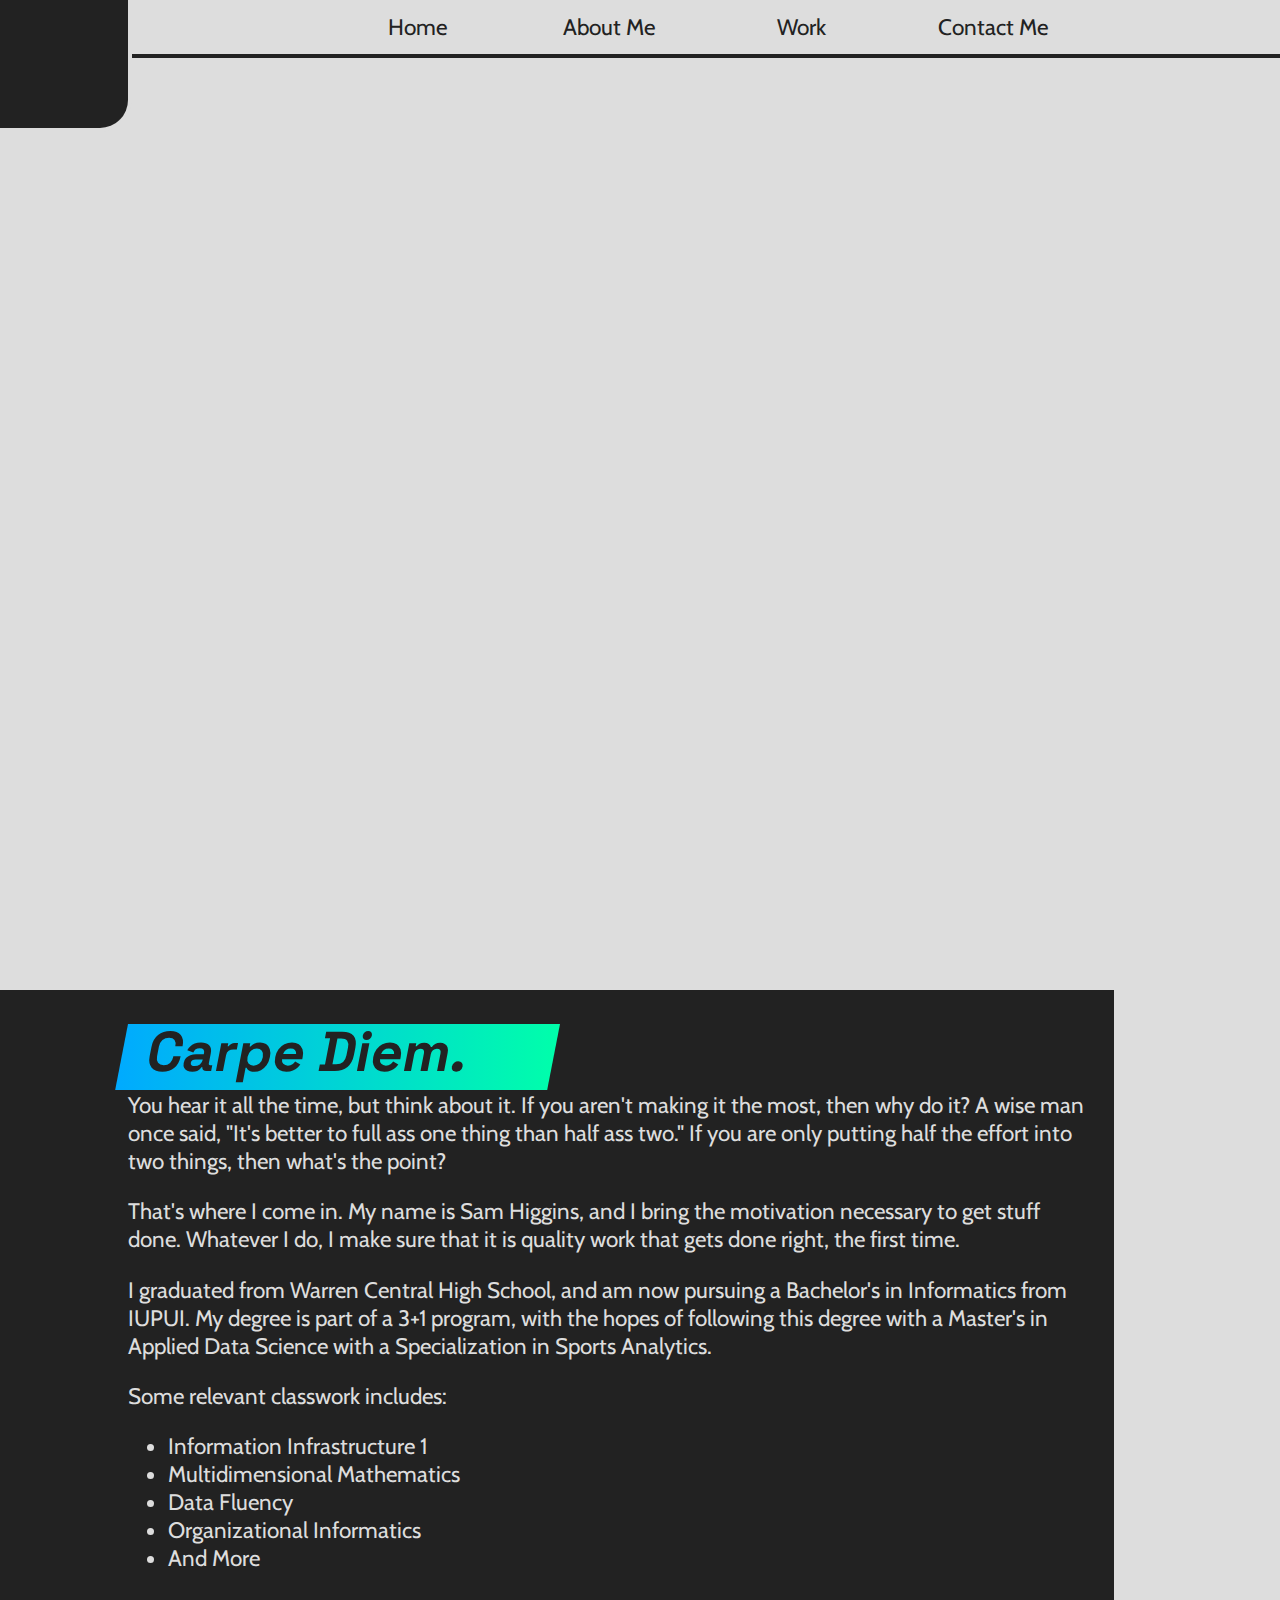
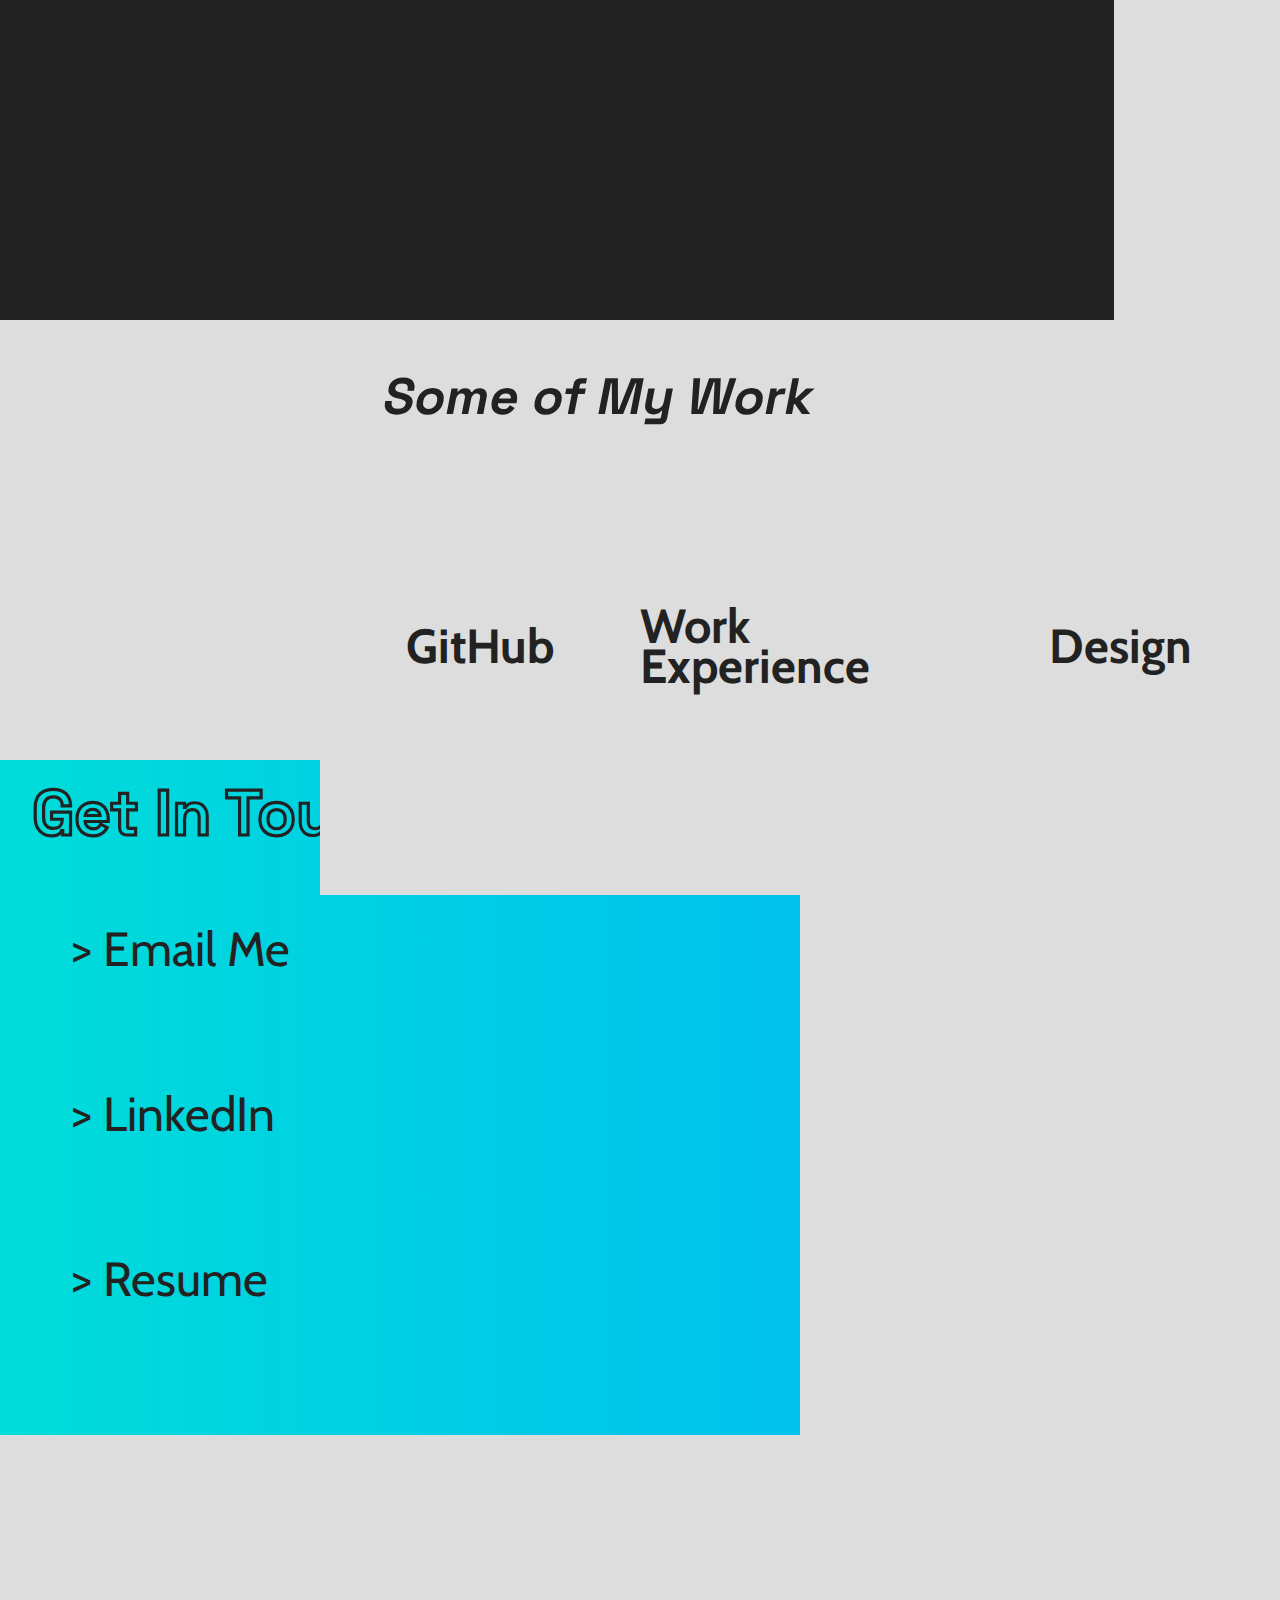
<file: index.html>
<!doctype html>
<html lang="en">
    <head>
        <title>Portfolio - Sam H</title>
        <meta name="description" content="Personal Portfolio for Sam Higgins">
        <meta name="keywords" content="portfolio">
        <link type="text/css" rel="stylesheet" href="css/home.css">
        <link type="text/css" rel="stylesheet" href="css/nav.css">

        <link rel="apple-touch-icon" sizes="180x180" href="faviconParts/apple-touch-icon.png">
        <link rel="icon" type="image/png" sizes="32x32" href="faviconParts/favicon-32x32.png">
        <link rel="icon" type="image/png" sizes="16x16" href="faviconParts/favicon-16x16.png">
        <link rel="manifest" href="faviconParts/site.webmanifest">
        <link rel="mask-icon" href="faviconParts/safari-pinned-tab.svg" color="#00aaff">
        <meta name="msapplication-TileColor" content="#222222">
        <meta name="theme-color" content="#ffffff">
    </head>

    <body>
        <!-- Inject nav bar -->
        <script src="js/navBar.js"></script>

        <div id="homeSection">
            <h1>SAM HIGGINS</h1>
        </div>
        
        <div id="aboutMe">
            <div id="aboutHead">
                <div id="aboutTitle">Carpe Diem.</div>
            </div>

            <div class="aboutSpace"></div>
            <p>You hear it all the time, but think about it. If you aren't making it the most, then why do it? A wise man once said, "It's better to full ass one thing than half ass two." If you are only putting half the effort into two things, then what's the point?</p>
            <p>That's where I come in. My name is Sam Higgins, and I bring the motivation necessary to get stuff done. Whatever I do, I make sure that it is quality work that gets done right, the first time.</p>
            <p>I graduated from Warren Central High School, and am now pursuing a Bachelor's in Informatics from IUPUI. My degree is part of a 3+1 program, with the hopes of following this degree with a Master's in Applied Data Science with a Specialization in Sports Analytics.</p>
            <p>Some relevant classwork includes: 
                <ul>
                    <li>Information Infrastructure 1</li>
                    <li>Multidimensional Mathematics</li>
                    <li>Data Fluency</li>
                    <li>Organizational Informatics</li>
                    <li>And More</li>
                </ul>
            </p>
        </div>

        <div id="work">
            <h2>Some of My Work</h2>
            <div id="workSecContainer">

                <a href="github.html">
                    <div class="workSec" id="github">
                        <h2>GitHub</h2>
                    </div>
                </a>
                
                <a href="workExp.html">
                    <div class="workSec" id="workExp">
                        <h2>Work Experience</h2>
                    </div>
                </a>

                <a href="design.html">
                    <div class="workSec" id="design">
                        <h2>Design</h2>
                    </div>
                </a>

            </div>
            
        </div>

        <div id="contactMe">
            <h2>Get In Touch</h2>
            <ul id="contactButtonList">
                <li><a href="mailto:samhiggins113@gmail.com">
                    > Email Me
                </a></li>

                <li><a href="https://www.linkedin.com/in/samuel-higgins-121624216" target="_blank">
                    > LinkedIn
                </a></li>

                <li><a href="files/Resume.pdf" target="_blank">
                    > Resume
                </a></li>
            </ul>
        </div>

        <footer>
            <a href="index.html#home"></a>
        </footer>

    </body>
</html>
</file>
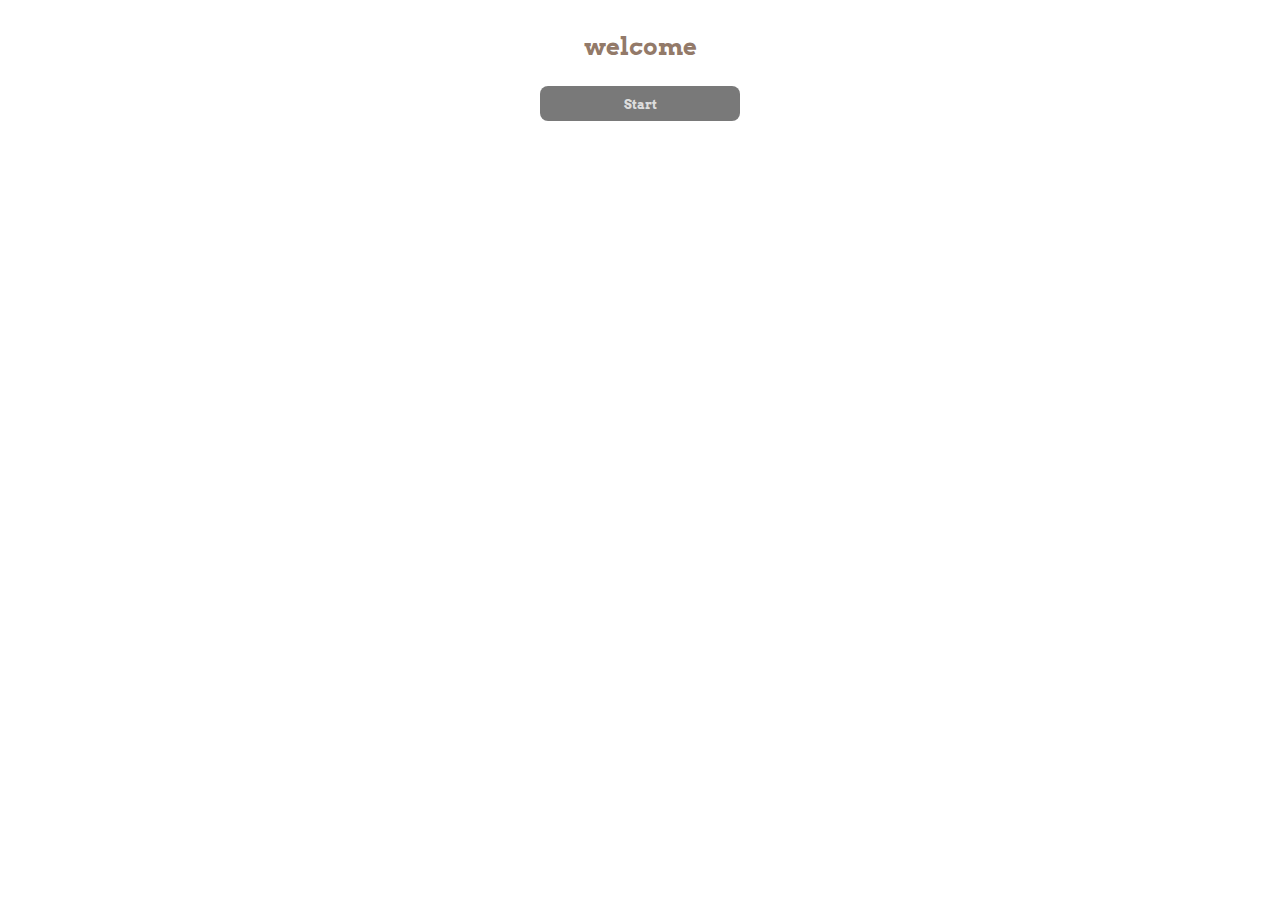
<file: oldSite/index.html>
<!DOCTYPE html>
<html>
	<head>
		<title>My Website</title>
		<link type="text/css" rel="stylesheet" href="css/opening-stylesheet.css">
		<link rel="icon" href="favicon.ico">
	</head>
	<body>
		<div class="startSpace"><h3>welcome</h3></div>
		<div><button><a href="home.html">Start</a></button><div>
	</body>
</html>
</file>
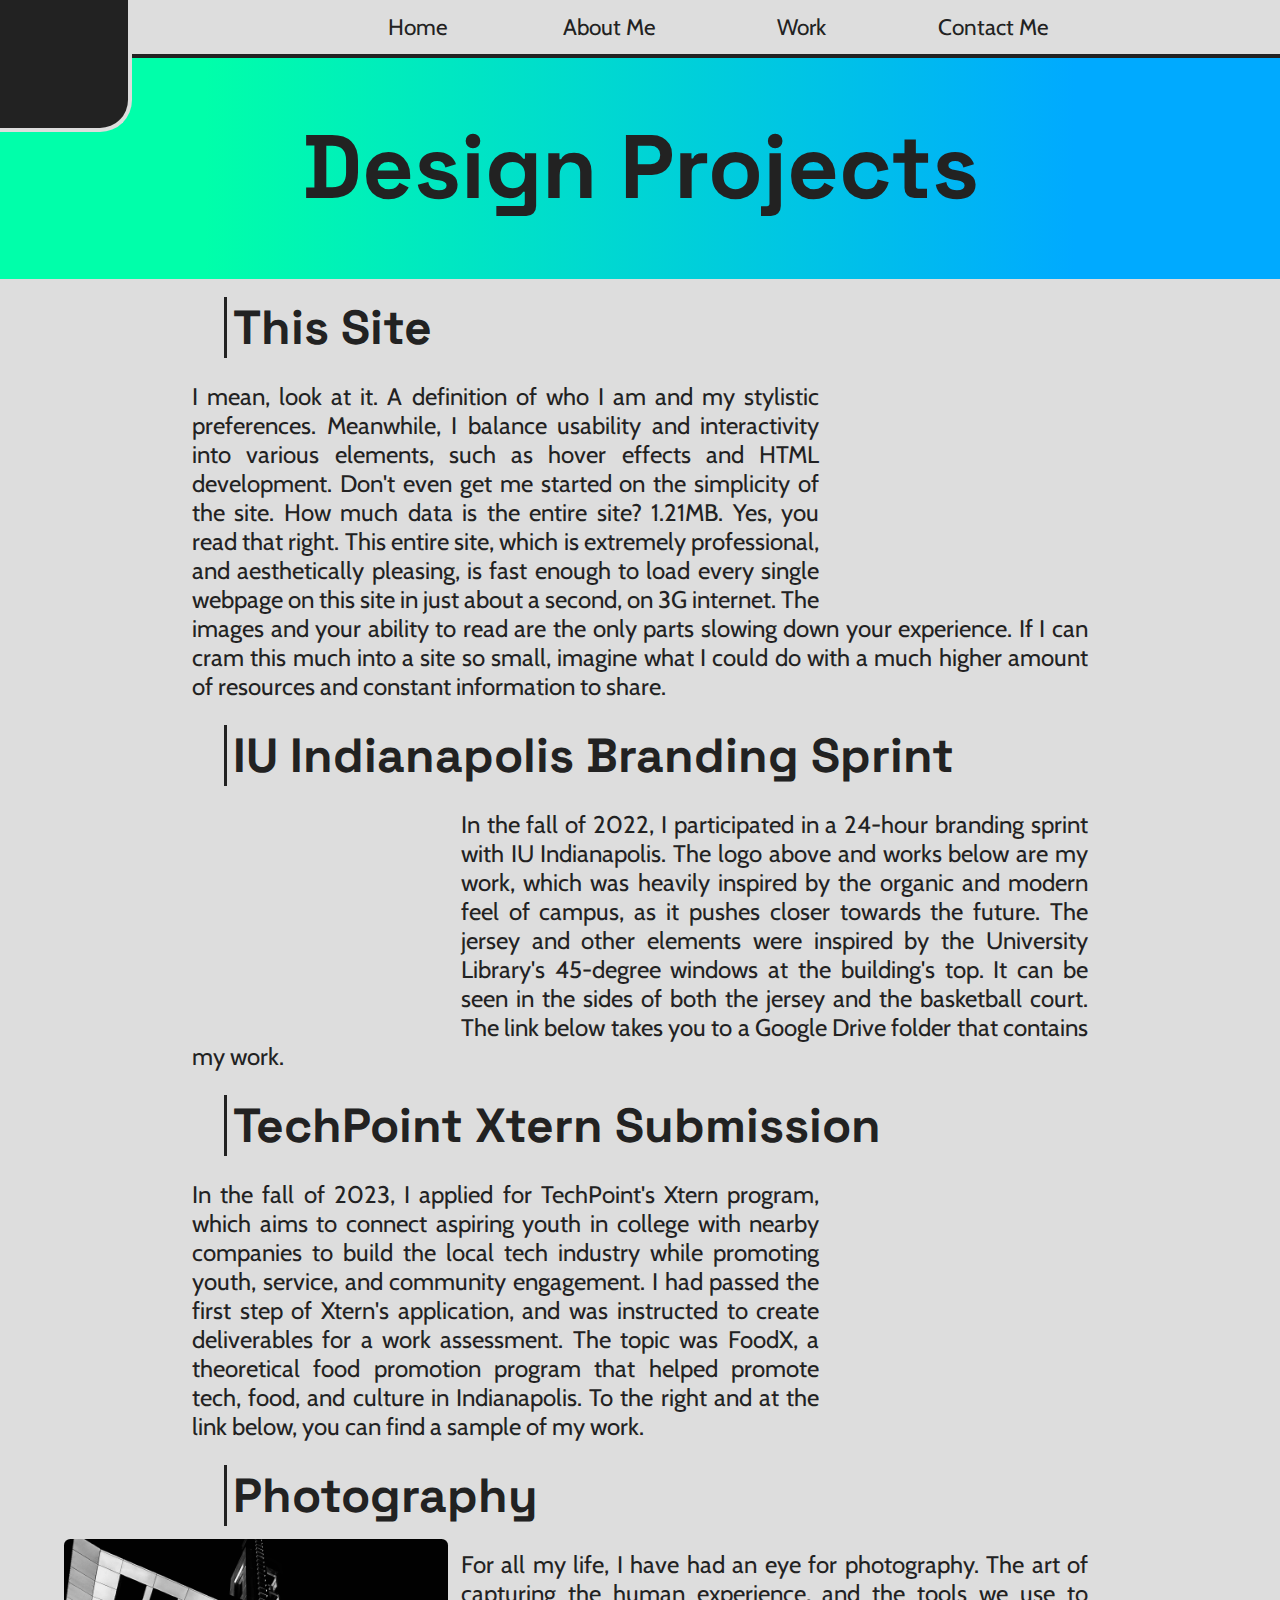
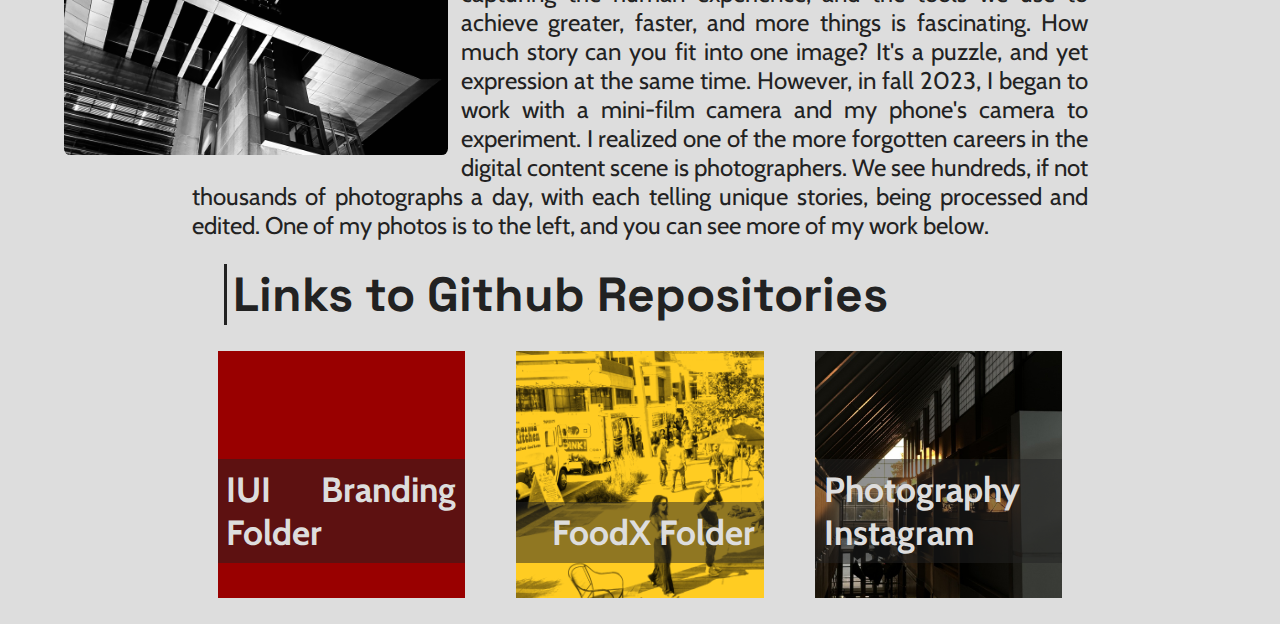
<file: design.html>
<!doctype html>
<html lang="en">
    <head>
        <title>Designs - Sam H</title>
        <meta name="description" content="Personal Portfolio for Sam Higgins - Template Site">
        <meta name="keywords" content="portfolio">
        <link type="text/css" rel="stylesheet" href="css/template.css">
        <link type="text/css" rel="stylesheet" href="css/nav.css">

        <link rel="apple-touch-icon" sizes="180x180" href="faviconParts/apple-touch-icon.png">
        <link rel="icon" type="image/png" sizes="32x32" href="faviconParts/favicon-32x32.png">
        <link rel="icon" type="image/png" sizes="16x16" href="faviconParts/favicon-16x16.png">
        <link rel="manifest" href="faviconParts/site.webmanifest">
        <link rel="mask-icon" href="faviconParts/safari-pinned-tab.svg" color="#00aaff">
        <meta name="msapplication-TileColor" content="#222222">
        <meta name="theme-color" content="#ffffff">
    </head>

    <body>
        <script src="js/navBar.js"></script>

        <div id="headerSection">Design Projects</div>
        
        <div id="bodyOfText">
            <p class="bodySubtitle">This Site</p>
            <div alt="An image of the home page of the site." title="The Site's Home Page" class="wrapImg wrapImgRight" style="background-image: url(https://i.postimg.cc/4yvkB1WD/portfolio-Home.png);"></div>
            <p>I mean, look at it. A definition of who I am and my stylistic preferences. Meanwhile, I balance usability and interactivity into various elements, such as hover effects and HTML development. Don't even get me started on the simplicity of the site. How much data is the entire site? 1.21MB. Yes, you read that right. This entire site, which is extremely professional, and aesthetically pleasing, is fast enough to load every single webpage on this site in just about a second, on 3G internet. The images and your ability to read are the only parts slowing down your experience. If I can cram this much into a site so small, imagine what I could do with a much higher amount of resources and constant information to share.</p>
            
            <p class="bodySubtitle">IU Indianapolis Branding Sprint</p>
            <div alt="A logo Sam designed for IUPUI's athletics transition to IU Indianapolis." title="A logo I proposed for IU Indianapolis and it's athletics program." class="wrapImg wrapImgLeft" style="background-image: url(https://i.postimg.cc/htrY4m4X/IUI-Logo.png);"></div>
            <p>In the fall of 2022, I participated in a 24-hour branding sprint with IU Indianapolis. The logo above and works below are my work, which was heavily inspired by the organic and modern feel of campus, as it pushes closer towards the future. The jersey and other elements were inspired by the University Library's 45-degree windows at the building's top. It can be seen in the sides of both the jersey and the basketball court. The link below takes you to a Google Drive folder that contains my work.</p>
            
            <p class="bodySubtitle">TechPoint Xtern Submission</p>
            <div alt="A logo Sam designed for TechPoint's theoretical FoodX program." title="A logo I designed for TechPoint's theoretical FoodX program." class="wrapImg wrapImgRight" style="background-image: url(https://i.postimg.cc/B6MSXNxt/Food-X-Logo.png);"></div>
            <p>In the fall of 2023, I applied for TechPoint's Xtern program, which aims to connect aspiring youth in college with nearby companies to build the local tech industry while promoting youth, service, and community engagement. I had passed the first step of Xtern's application, and was instructed to create deliverables for a work assessment. The topic was FoodX, a theoretical food promotion program that helped promote tech, food, and culture in Indianapolis. To the right and at the link below, you can find a sample of my work.</p>
        
            <p class="bodySubtitle">Photography</p>
            <div alt="A picture Sam took of IUPUI's Campus Center, at night." title="A picture I took of IUPUI's Campus Center, at night." class="wrapImg wrapImgLeft" style="background-image: url(files/campusCenter.jpg);"></div>
            <p>For all my life, I have had an eye for photography. The art of capturing the human experience, and the tools we use to achieve greater, faster, and more things is fascinating. How much story can you fit into one image? It's a puzzle, and yet expression at the same time. However, in fall 2023, I began to work with a mini-film camera and my phone's camera to experiment. I realized one of the more forgotten careers in the digital content scene is photographers. We see hundreds, if not thousands of photographs a day, with each telling unique stories, being processed and edited. One of my photos is to the left, and you can see more of my work below.</p>

            <p class="bodySubtitle">Links to Github Repositories</p>
            <div id="endingCarousel">
                <a href="https://drive.google.com/drive/folders/1Z_gqHVIR5TT0oZsmriXSQvLsBYKKbmXi?usp=sharing"  target="_blank"  class="endCarPart underlineLink" style="background-color: #900;">
                    <h3>IUI Branding Folder</h3>
                </a>
                
                <a href="https://drive.google.com/drive/folders/1qO0ldXzC4M3U8tGdD9ALZeFem8PgSRED?usp=sharing"  class="endCarPart underlineLink" style="background-image: url(files/foodXBackground.png);" target="_blank">
                    <h3>FoodX Folder</h3>
                </a>

                <a href="https://www.instagram.com/samhigphotos/"  class="endCarPart underlineLink" style="background-image: url(files/Herron.jpg);" target="_blank">
                    <h3>Photography Instagram</h3>
                </a>
            </div>
        </div>

        <footer>
            <a href="index.html#home"></a>
        </footer>

    </body>
</html>
</file>
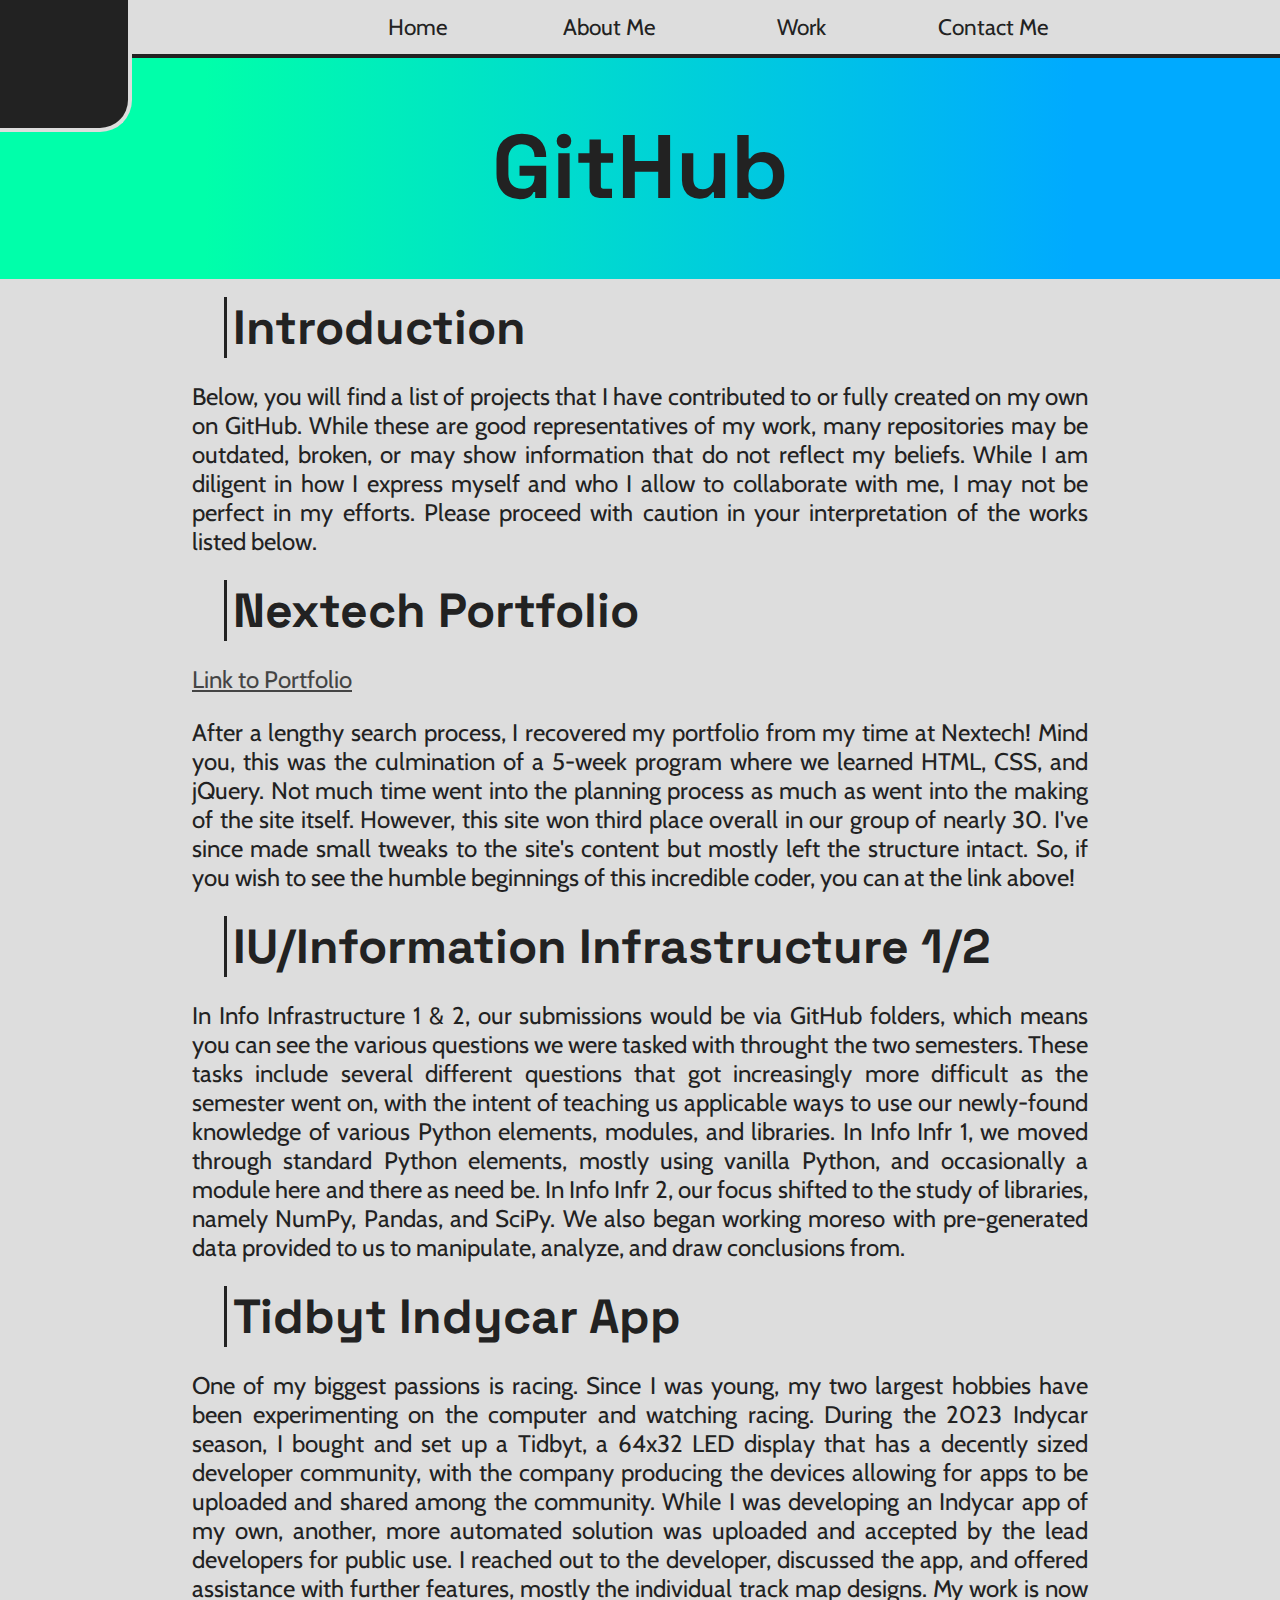
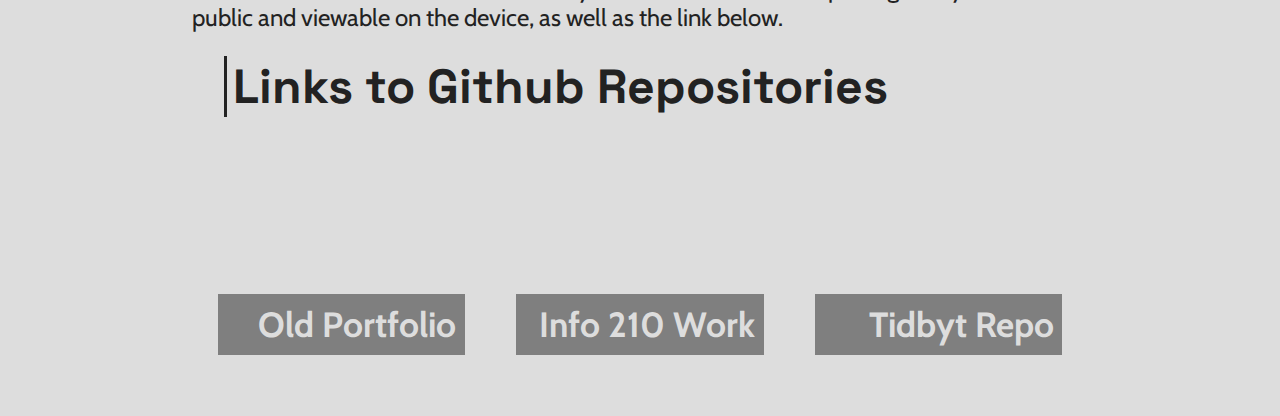
<file: github.html>
<!doctype html>
<html lang="en">
    <head>
        <title>GitHub - Sam H</title>
        <meta name="description" content="Personal Portfolio for Sam Higgins - Template Site">
        <meta name="keywords" content="portfolio">
        <link type="text/css" rel="stylesheet" href="css/template.css">
        <link type="text/css" rel="stylesheet" href="css/nav.css">

        <link rel="apple-touch-icon" sizes="180x180" href="faviconParts/apple-touch-icon.png">
        <link rel="icon" type="image/png" sizes="32x32" href="faviconParts/favicon-32x32.png">
        <link rel="icon" type="image/png" sizes="16x16" href="faviconParts/favicon-16x16.png">
        <link rel="manifest" href="faviconParts/site.webmanifest">
        <link rel="mask-icon" href="faviconParts/safari-pinned-tab.svg" color="#00aaff">
        <meta name="msapplication-TileColor" content="#222222">
        <meta name="theme-color" content="#ffffff">
    </head>

    <body>
        <script src="js/navBar.js"></script>

        <div id="headerSection">GitHub</div>
        
        <div id="bodyOfText">
            <p class="bodySubtitle">Introduction</p>
            <p class="textOnlySec">Below, you will find a list of projects that I have contributed to or fully created on my own on GitHub. While these are good representatives of my work, many repositories may be outdated, broken, or may show information that do not reflect my beliefs. While I am diligent in how I express myself and who I allow to collaborate with me, I may not be perfect in my efforts. Please proceed with caution in your interpretation of the works listed below.</p>
            
            <p class="bodySubtitle">Nextech Portfolio</p>
            <p class="textOnlySec linkText"><a href="oldSite/index.html" target="_blank">Link to Portfolio</a></p>
            <p class="textOnlySec">After a lengthy search process, I recovered my portfolio from my time at Nextech! Mind you, this was the culmination of a 5-week program where we learned HTML, CSS, and jQuery. Not much time went into the planning process as much as went into the making of the site itself. However, this site won third place overall in our group of nearly 30. I've since made small tweaks to the site's content but mostly left the structure intact. So, if you wish to see the humble beginnings of this incredible coder, you can at the link above!</p>
            
            <p class="bodySubtitle">IU/Information Infrastructure 1/2</p>
            <p class="textOnlySec">In Info Infrastructure 1 & 2, our submissions would be via GitHub folders, which means you can see the various questions we were tasked with throught the two semesters. These tasks include several different questions that got increasingly more difficult as the semester went on, with the intent of teaching us applicable ways to use our newly-found knowledge of various Python elements, modules, and libraries. In Info Infr 1, we moved through standard Python elements, mostly using vanilla Python, and occasionally a module here and there as need be. In Info Infr 2, our focus shifted to the study of libraries, namely NumPy, Pandas, and SciPy. We also began working moreso with pre-generated data provided to us to manipulate, analyze, and draw conclusions from.</p>
            
            <p class="bodySubtitle">Tidbyt Indycar App</p>
            <p class="textOnlySec">One of my biggest passions is racing. Since I was young, my two largest hobbies have been experimenting on the computer and watching racing. During the 2023 Indycar season, I bought and set up a Tidbyt, a 64x32 LED display that has a decently sized developer community, with the company producing the devices allowing for apps to be uploaded and shared among the community. While I was developing an Indycar app of my own, another, more automated solution was uploaded and accepted by the lead developers for public use. I reached out to the developer, discussed the app, and offered assistance with further features, mostly the individual track map designs. My work is now public and viewable on the device, as well as the link below.</p>

            <p class="bodySubtitle">Links to Github Repositories</p>
            <div id="endingCarousel">
                <a href="https://github.com/samhi113/WebsitePortfolio/tree/master/oldSite"  target="_blank"  class="endCarPart underlineLink" style="background-image: url(https://picsum.photos/1080/1080);">
                    <h3>Old Portfolio</h3>
                </a>
                
                <a href="https://github.com/samhi113/INFOB210"  class="endCarPart underlineLink" style="background-image: url(https://picsum.photos/1080/1080);" target="_blank">
                    <h3>Info 210 Work</h3>
                </a>

                <a href="https://github.com/samhi113/tidbyt-community"  class="endCarPart underlineLink" style="background-image: url(https://picsum.photos/1080/1080);" target="_blank">
                    <h3>Tidbyt Repo</h3>
                </a>
            </div>
        </div>

        <footer>
            <a href="index.html#home"></a>
        </footer>

    </body>
</html>
</file>
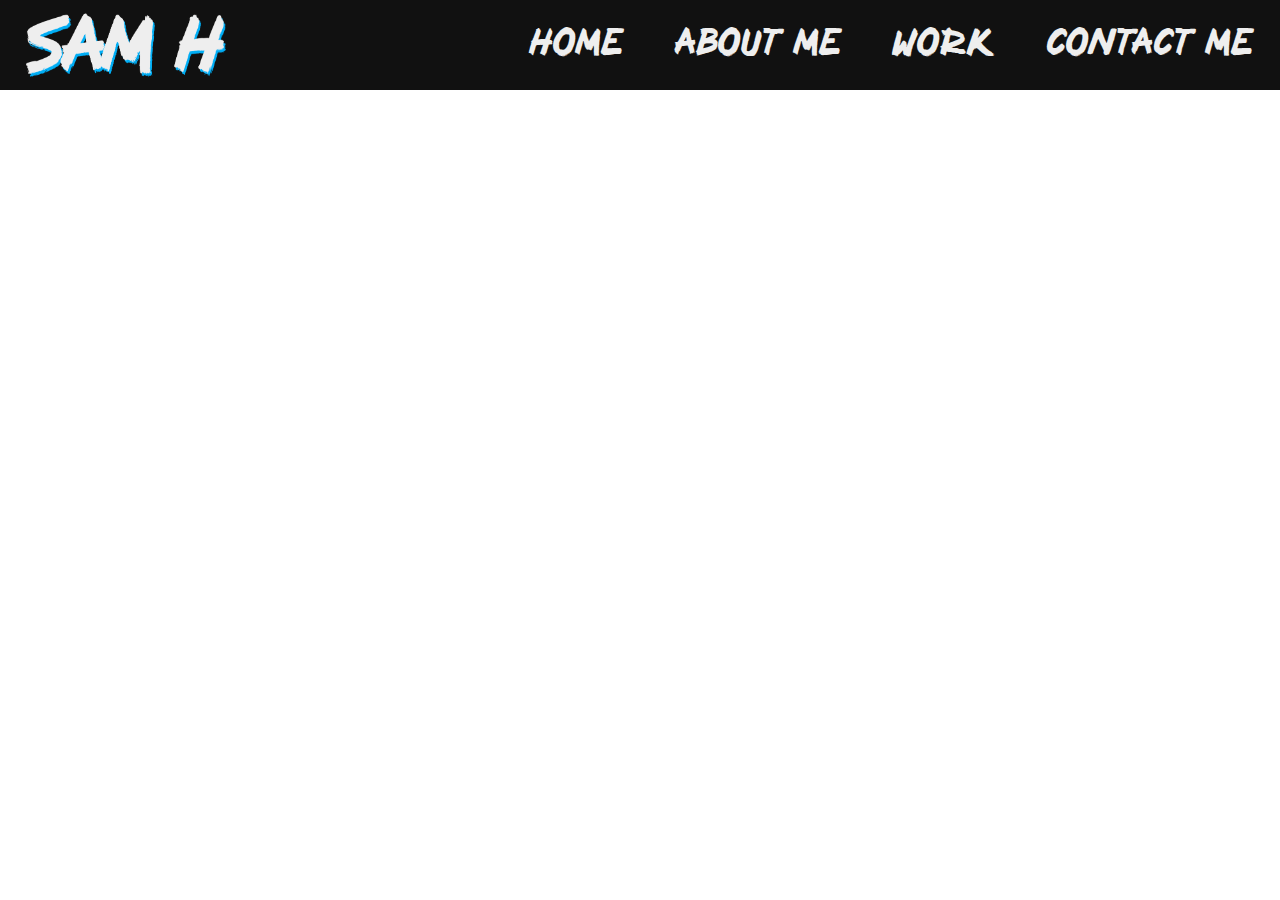
<file: sprayPaint.html>
<!doctype html>
<html lang="en">
    <head>
        <title>Portfolio - Sam H</title>
        <meta name="description" content="Personal Portfolio for Sam Higgins">
        <meta name="keywords" content="portfolio">
        <link type="text/css" rel="stylesheet" href="css/sprayHome.css">
        <link type="text/css" rel="stylesheet" href="css/sprayNav.css">

        <link rel="apple-touch-icon" sizes="180x180" href="faviconParts/apple-touch-icon.png">
        <link rel="icon" type="image/png" sizes="32x32" href="faviconParts/favicon-32x32.png">
        <link rel="icon" type="image/png" sizes="16x16" href="faviconParts/favicon-16x16.png">
        <link rel="manifest" href="faviconParts/site.webmanifest">
        <link rel="mask-icon" href="faviconParts/safari-pinned-tab.svg" color="#00aaff">
        <meta name="msapplication-TileColor" content="#222222">
        <meta name="theme-color" content="#ffffff">
    </head>

    <body>
        <nav>
            <img src="css/img/sprayLogo.png" alt="Sam H Logo" id="siteLogo">
            <div>
              <div id="homeNav">Home</div>
              <div id="aboutMeNav">About Me</div>
              <div id="workNav">Work</div>
              <div id="contactMeNav">Contact Me</div>
            </div>
        </nav>
    </body>
</html>
</file>
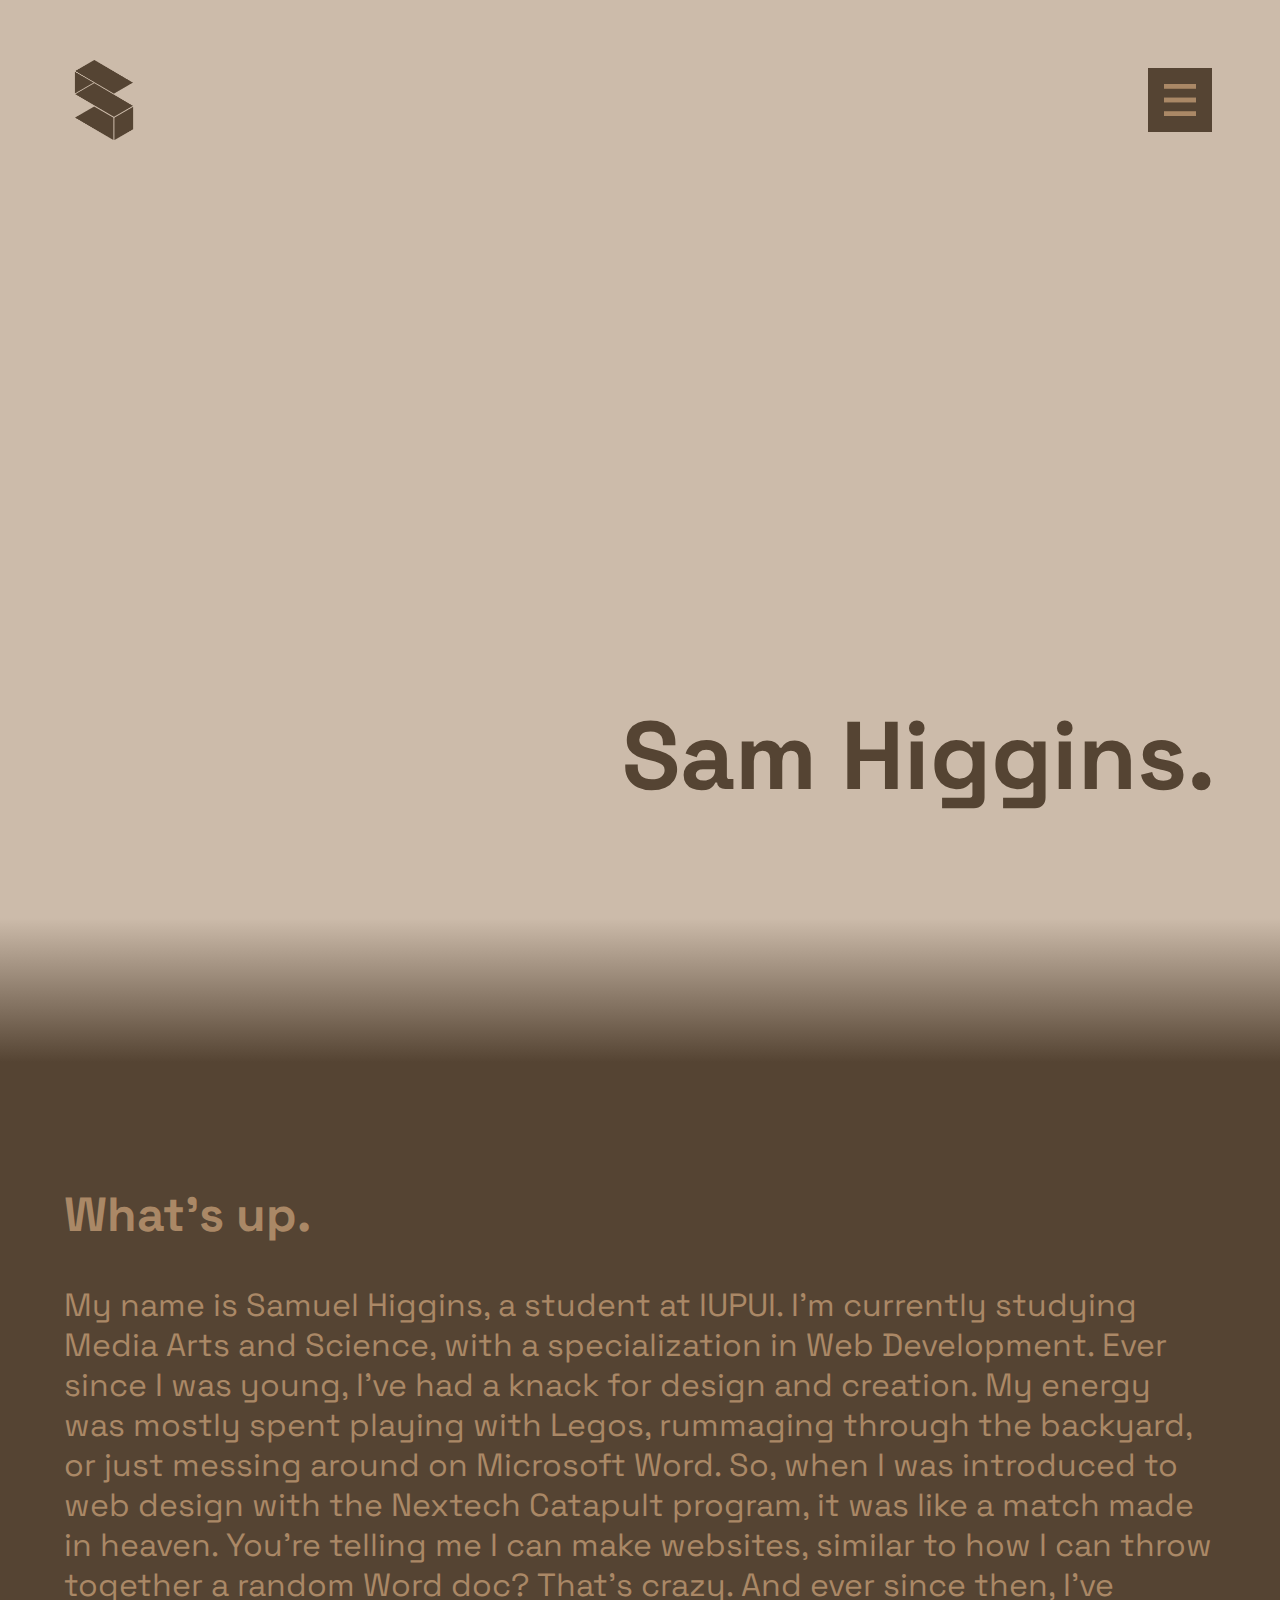
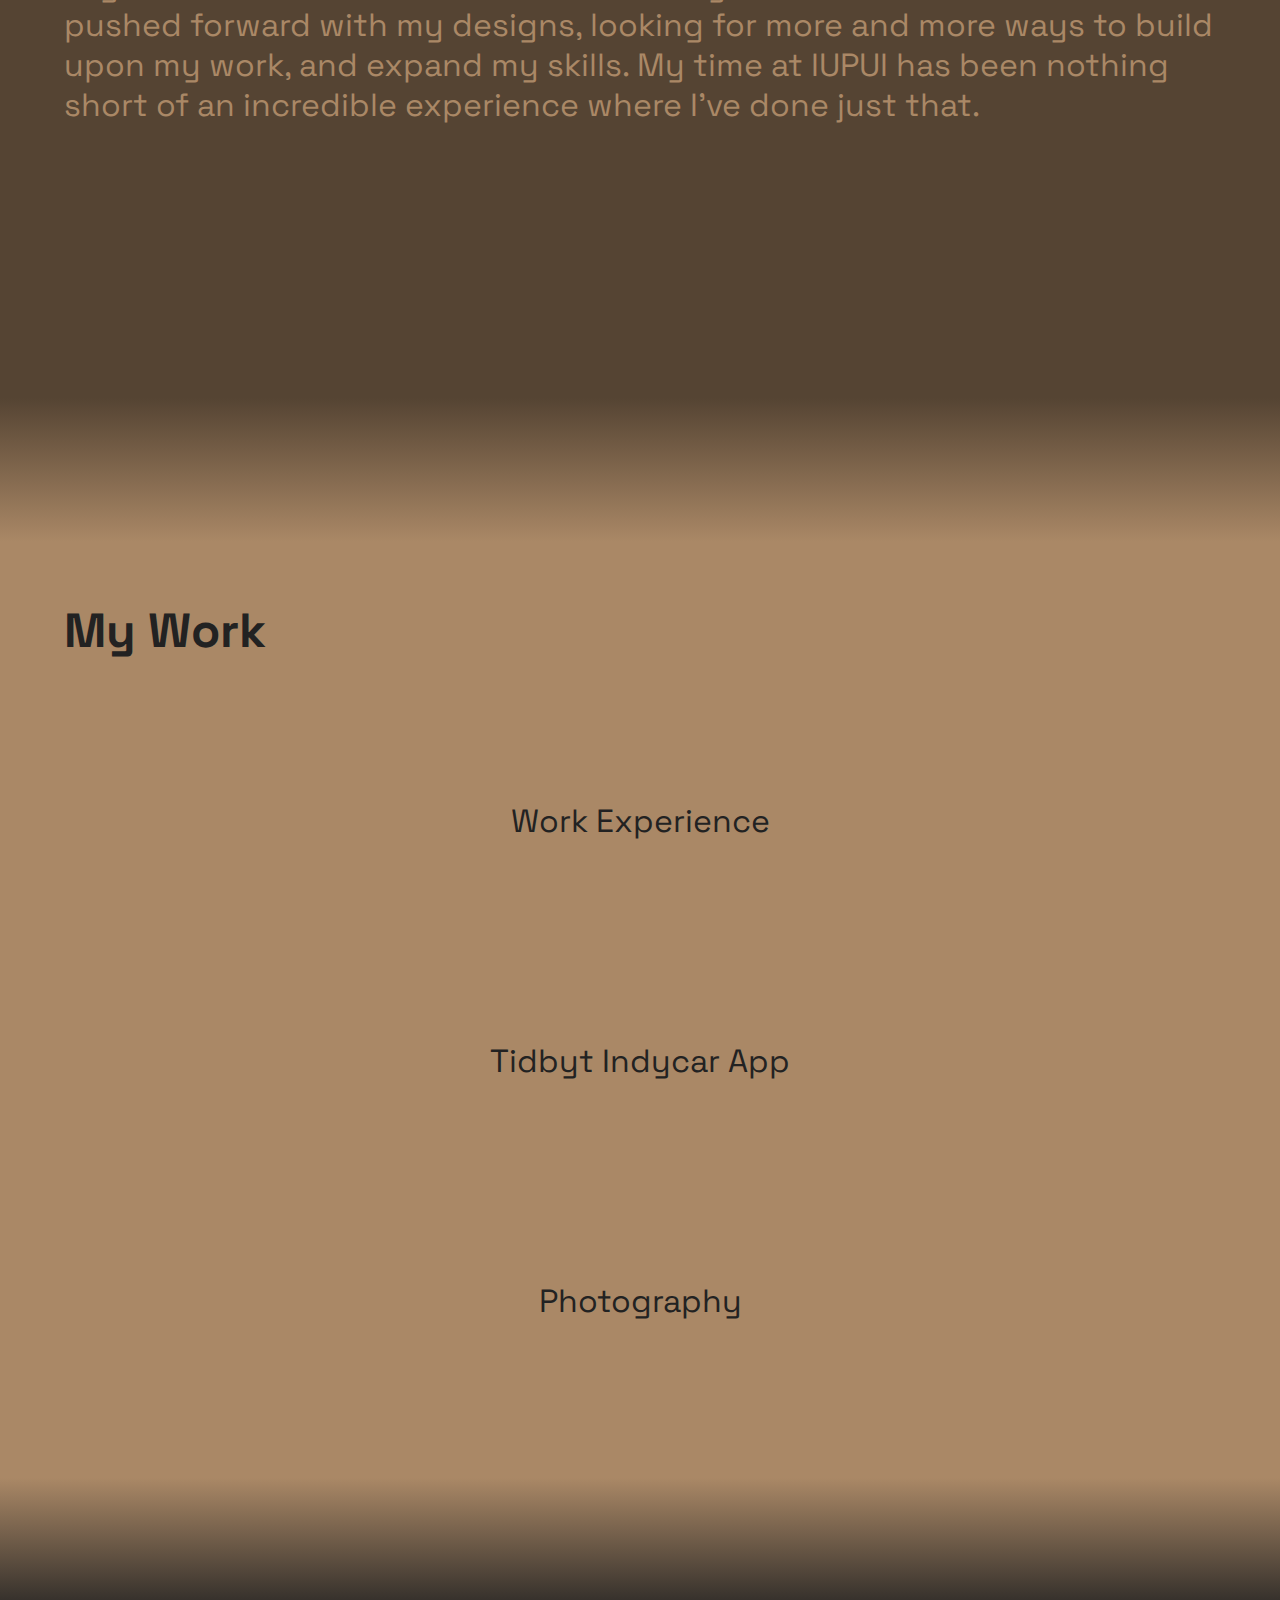
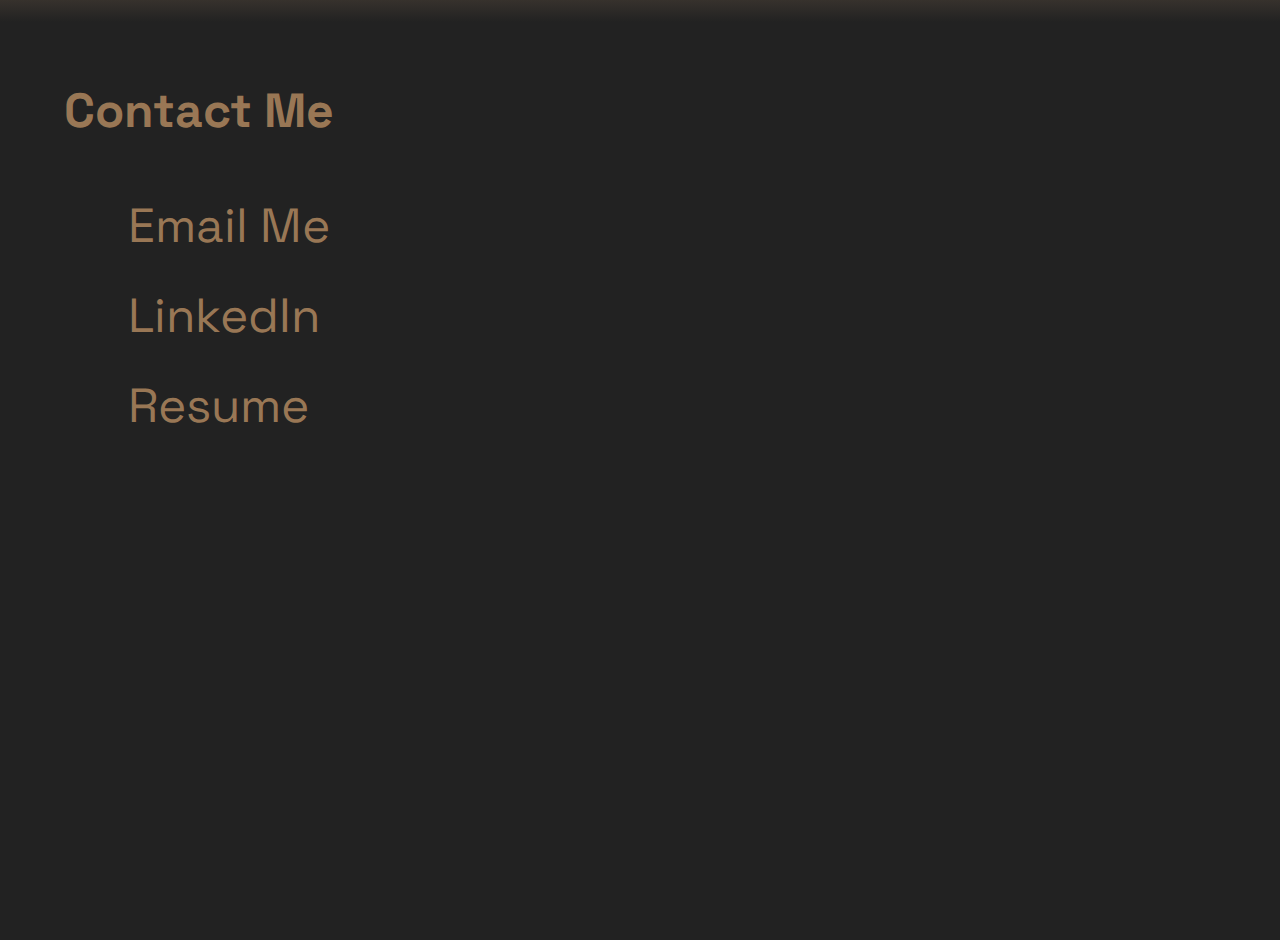
<file: tan.html>
<!doctype html>
<html lang="en">
    <head>
        <title>Portfolio - Sam H</title>
        <meta name="description" content="Personal Portfolio for Sam Higgins">
        <meta name="keywords" content="portfolio">
        <link type="text/css" rel="stylesheet" href="css/tanHome.css">
        <link type="text/css" rel="stylesheet" href="css/tanNav.css">

        <link rel="apple-touch-icon" sizes="180x180" href="faviconParts/apple-touch-icon.png">
        <link rel="icon" type="image/png" sizes="32x32" href="faviconParts/favicon-32x32.png">
        <link rel="icon" type="image/png" sizes="16x16" href="faviconParts/favicon-16x16.png">
        <link rel="manifest" href="faviconParts/site.webmanifest">
        <link rel="mask-icon" href="faviconParts/safari-pinned-tab.svg" color="#00aaff">
        <meta name="msapplication-TileColor" content="#222222">
        <meta name="theme-color" content="#ffffff">
    </head>

    <body>
        <nav>
            <div>
                <img src="css/img/siteLogoOrig.png" alt="Website Logo" id="siteLogo">
            </div>

            <div>
                <div class="navSec" id="homeButton"><a href="#home">Home</a></div>
                <div class="navSec" id="aboutButton"><a href="#aboutMe">About Me</a></div>
                <div class="navSec" id="workButton"><a href="#work">Work</a></div>
                <div class="navSec" id="contactButton"><a href="#contactMe">Contact Me</a></div>

                <div id="navButton" onclick="clickFunction()" onmouseover="mouseOverFunction()" onmouseout="mouseOutFunction()">
                    <img id="rects" src="css/img/goldRects.png" alt="Menu Button">
                </div>
            </div>
            <script src="js/tanNav.js"></script>
        </nav>
        
        <div id="home">
            <h2>Sam Higgins.</h2>
        </div>

        <div id="trans1" class="trans"></div>

        <div id="aboutMe">
            <h2>What's up.</h2>
            <div><p>My name is Samuel Higgins, a student at IUPUI.
                I'm currently studying Media Arts and Science, with a specialization in Web Development.
                Ever since I was young, I've had a knack for design and creation.
                My energy was mostly spent playing with Legos, rummaging through the backyard, or just messing around on Microsoft Word.
                So, when I was introduced to web design with the Nextech Catapult program, it was like a match made in heaven.
                You're telling me I can make websites, similar to how I can throw together a random Word doc?
                That's crazy.
                And ever since then, I've pushed forward with my designs, looking for more and more ways to build upon my work, and expand my skills.
                My time at IUPUI has been nothing short of an incredible experience where I've done just that.</p>
            
                
            </div>
        </div>

        <div id="trans2" class="trans"></div>

        <div id="work">
            <h2>My Work</h2>
            <div id="workContainer">
                <div class="workSec" style="background-image: url('https://picsum.photos/1920/400?grayscale&blur');">Work Experience</div>
                <div class="workSec" style="background-image: url('https://picsum.photos/1920/400?grayscale&blur=3');">Tidbyt Indycar App</div>
                <div class="workSec" style="background-image: url('https://picsum.photos/1920/400?grayscale&blur=2');">Photography</div>
            </div>
        </div>

        <div id="trans3" class="trans"></div>

        <div id="contactMe">
            <h2>Contact Me</h2>
            <div>
                <div class="contact" id="email" onmouseover="emailDesc()" onmouseout="clearCont()"><a href="mailto:samhiggins113@gmail.com">Email Me</a></div>
                <div class="contact" id="linkedin"  onmouseover="linkedinDesc()" onmouseout="clearCont()"><a href="www.linkedin.com/in/samuel-higgins-121624216">LinkedIn</a></div>
                <div class="contact" id="resume"  onmouseover="resumeDesc()" onmouseout="clearCont()"><a href="https://docs.google.com/document/d/e/2PACX-1vT6UYv-PXXGxd0X9F6fVRq524IPKGGdLgQcCAEnPmia8jq2Sf-Y4jRoVW45pIqsS-3AKFyFsVDdckzx/pub">Resume</a></div>
            </div>
            <div id="contactDesc">
                <p id="contactText"></p>
            </div>
            <script src="js/contactDesc.js"></script>
        </div>
    </body>
</html>
</file>
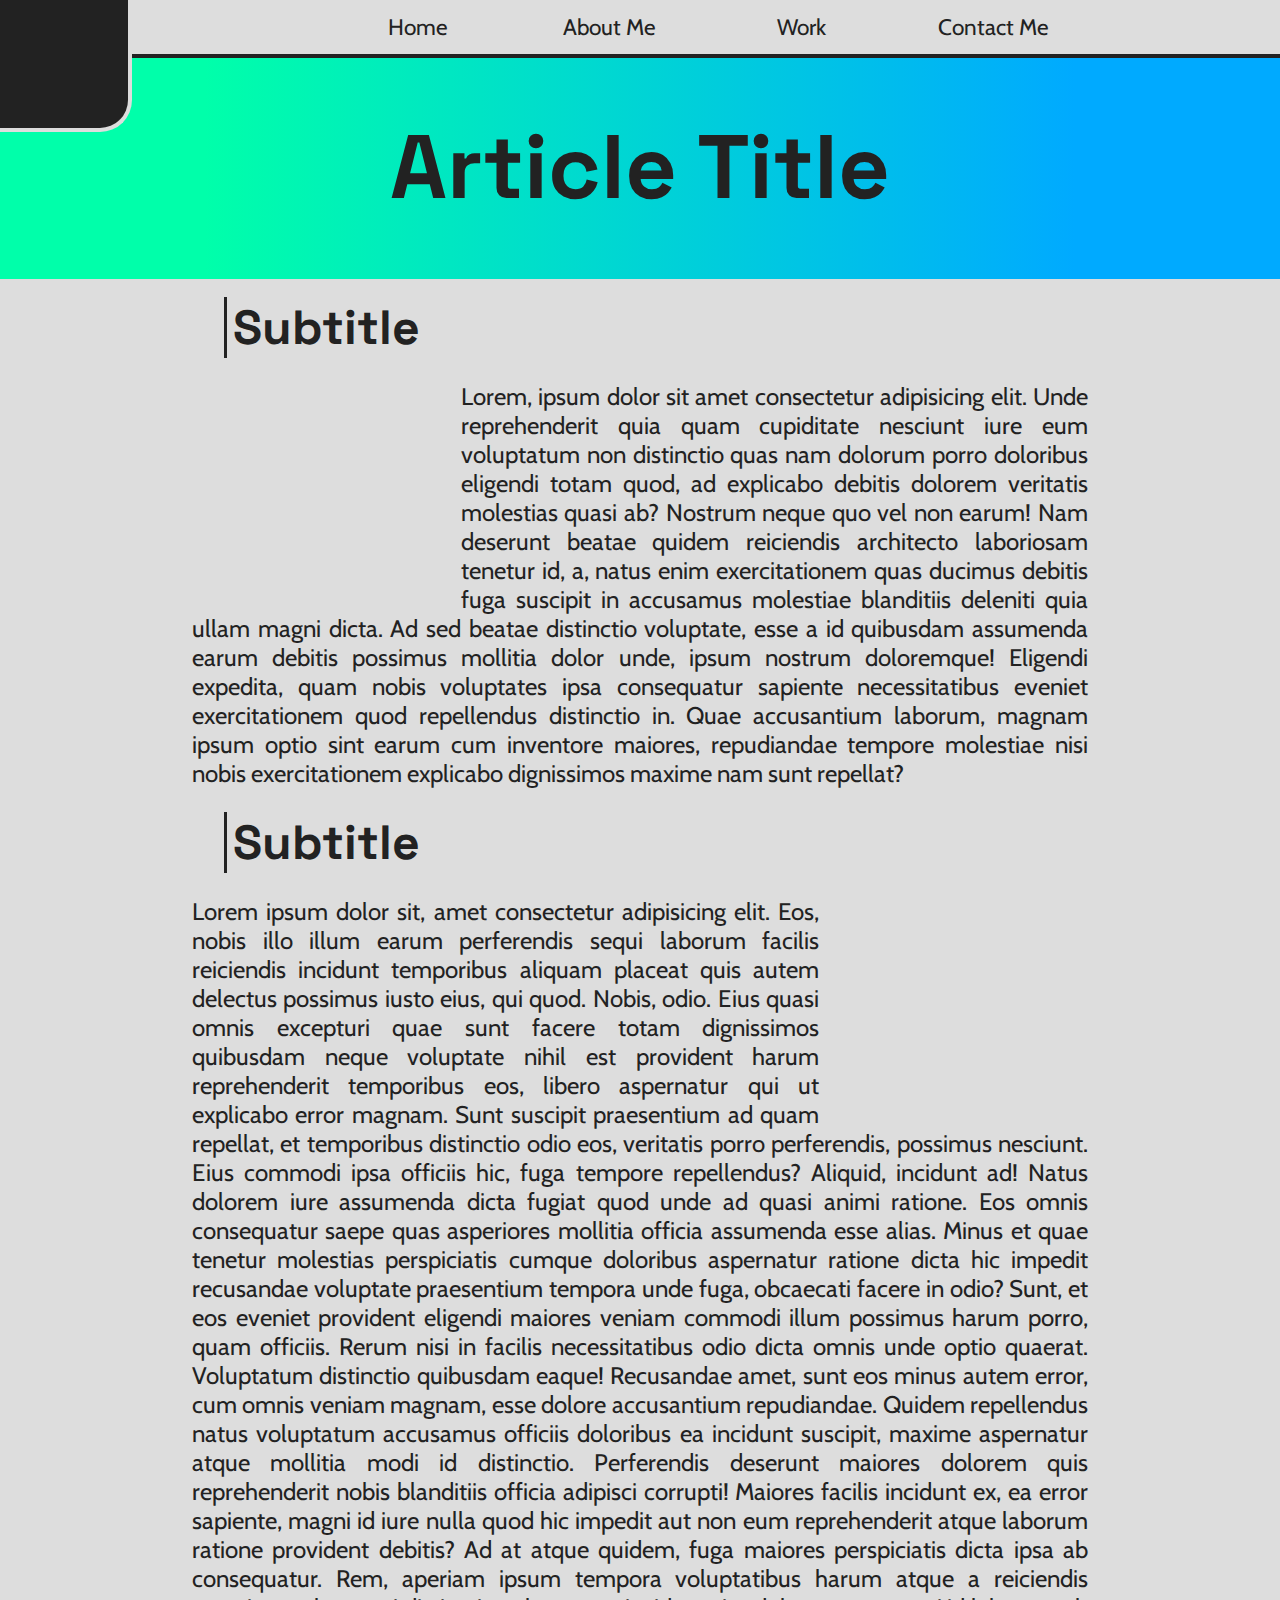
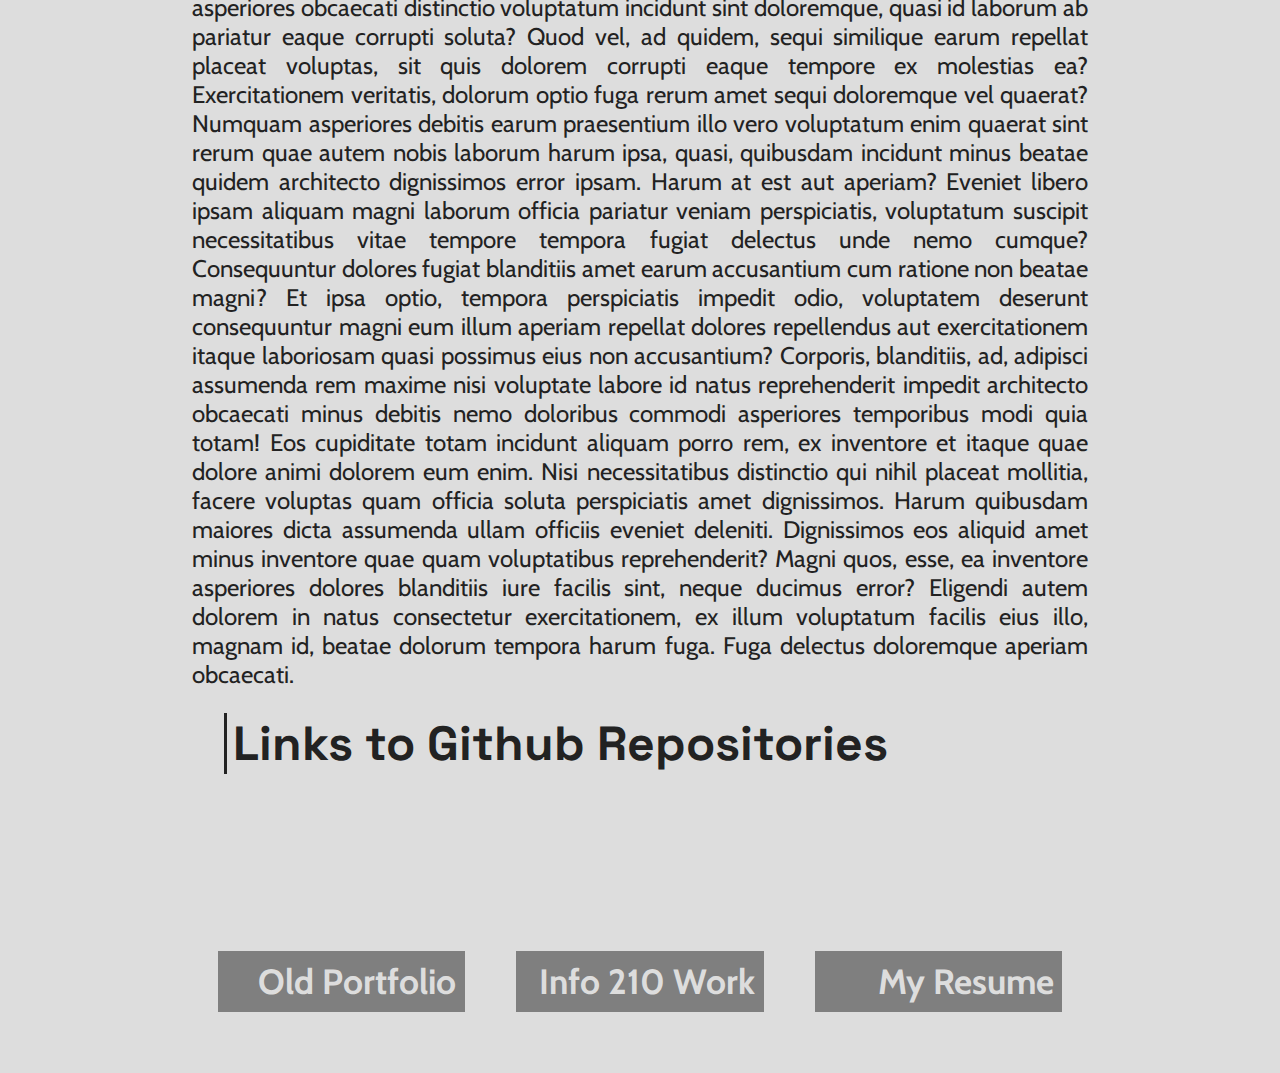
<file: template.html>
<!doctype html>
<html lang="en">
    <head>
        <title>Template - Sam H</title>
        <meta name="description" content="Personal Portfolio for Sam Higgins - Template Site">
        <meta name="keywords" content="portfolio">
        <link type="text/css" rel="stylesheet" href="css/template.css">
        <link type="text/css" rel="stylesheet" href="css/nav.css">

        <link rel="apple-touch-icon" sizes="180x180" href="faviconParts/apple-touch-icon.png">
        <link rel="icon" type="image/png" sizes="32x32" href="faviconParts/favicon-32x32.png">
        <link rel="icon" type="image/png" sizes="16x16" href="faviconParts/favicon-16x16.png">
        <link rel="manifest" href="faviconParts/site.webmanifest">
        <link rel="mask-icon" href="faviconParts/safari-pinned-tab.svg" color="#00aaff">
        <meta name="msapplication-TileColor" content="#222222">
        <meta name="theme-color" content="#ffffff">
    </head>

    <body>
        <script src="js/navBar.js"></script>

        <div id="headerSection">Article Title</div>
        
        <div id="bodyOfText">
            <p class="bodySubtitle">Subtitle</p>
            <div alt="Alt Text" title="Hover-over text" class="wrapImg wrapImgLeft" style="background-image: url(https://picsum.photos/1920/1080);"></div>
            <p>Lorem, ipsum dolor sit amet consectetur adipisicing elit. Unde reprehenderit quia quam cupiditate nesciunt iure eum voluptatum non distinctio quas nam dolorum porro doloribus eligendi totam quod, ad explicabo debitis dolorem veritatis molestias quasi ab? Nostrum neque quo vel non earum! Nam deserunt beatae quidem reiciendis architecto laboriosam tenetur id, a, natus enim exercitationem quas ducimus debitis fuga suscipit in accusamus molestiae blanditiis deleniti quia ullam magni dicta. Ad sed beatae distinctio voluptate, esse a id quibusdam assumenda earum debitis possimus mollitia dolor unde, ipsum nostrum doloremque! Eligendi expedita, quam nobis voluptates ipsa consequatur sapiente necessitatibus eveniet exercitationem quod repellendus distinctio in. Quae accusantium laborum, magnam ipsum optio sint earum cum inventore maiores, repudiandae tempore molestiae nisi nobis exercitationem explicabo dignissimos maxime nam sunt repellat?</p>
            <p class="bodySubtitle">Subtitle</p>
            <div alt="Alt Text" title="Hover-over text" class="wrapImg wrapImgRight" style="background-image: url(https://picsum.photos/1920/1080);"></div>
            <p>Lorem ipsum dolor sit, amet consectetur adipisicing elit. Eos, nobis illo illum earum perferendis sequi laborum facilis reiciendis incidunt temporibus aliquam placeat quis autem delectus possimus iusto eius, qui quod. Nobis, odio. Eius quasi omnis excepturi quae sunt facere totam dignissimos quibusdam neque voluptate nihil est provident harum reprehenderit temporibus eos, libero aspernatur qui ut explicabo error magnam. Sunt suscipit praesentium ad quam repellat, et temporibus distinctio odio eos, veritatis porro perferendis, possimus nesciunt. Eius commodi ipsa officiis hic, fuga tempore repellendus? Aliquid, incidunt ad! Natus dolorem iure assumenda dicta fugiat quod unde ad quasi animi ratione. Eos omnis consequatur saepe quas asperiores mollitia officia assumenda esse alias. Minus et quae tenetur molestias perspiciatis cumque doloribus aspernatur ratione dicta hic impedit recusandae voluptate praesentium tempora unde fuga, obcaecati facere in odio? Sunt, et eos eveniet provident eligendi maiores veniam commodi illum possimus harum porro, quam officiis. Rerum nisi in facilis necessitatibus odio dicta omnis unde optio quaerat. Voluptatum distinctio quibusdam eaque! Recusandae amet, sunt eos minus autem error, cum omnis veniam magnam, esse dolore accusantium repudiandae. Quidem repellendus natus voluptatum accusamus officiis doloribus ea incidunt suscipit, maxime aspernatur atque mollitia modi id distinctio. Perferendis deserunt maiores dolorem quis reprehenderit nobis blanditiis officia adipisci corrupti! Maiores facilis incidunt ex, ea error sapiente, magni id iure nulla quod hic impedit aut non eum reprehenderit atque laborum ratione provident debitis? Ad at atque quidem, fuga maiores perspiciatis dicta ipsa ab consequatur. Rem, aperiam ipsum tempora voluptatibus harum atque a reiciendis asperiores obcaecati distinctio voluptatum incidunt sint doloremque, quasi id laborum ab pariatur eaque corrupti soluta? Quod vel, ad quidem, sequi similique earum repellat placeat voluptas, sit quis dolorem corrupti eaque tempore ex molestias ea? Exercitationem veritatis, dolorum optio fuga rerum amet sequi doloremque vel quaerat? Numquam asperiores debitis earum praesentium illo vero voluptatum enim quaerat sint rerum quae autem nobis laborum harum ipsa, quasi, quibusdam incidunt minus beatae quidem architecto dignissimos error ipsam. Harum at est aut aperiam? Eveniet libero ipsam aliquam magni laborum officia pariatur veniam perspiciatis, voluptatum suscipit necessitatibus vitae tempore tempora fugiat delectus unde nemo cumque? Consequuntur dolores fugiat blanditiis amet earum accusantium cum ratione non beatae magni? Et ipsa optio, tempora perspiciatis impedit odio, voluptatem deserunt consequuntur magni eum illum aperiam repellat dolores repellendus aut exercitationem itaque laboriosam quasi possimus eius non accusantium? Corporis, blanditiis, ad, adipisci assumenda rem maxime nisi voluptate labore id natus reprehenderit impedit architecto obcaecati minus debitis nemo doloribus commodi asperiores temporibus modi quia totam! Eos cupiditate totam incidunt aliquam porro rem, ex inventore et itaque quae dolore animi dolorem eum enim. Nisi necessitatibus distinctio qui nihil placeat mollitia, facere voluptas quam officia soluta perspiciatis amet dignissimos. Harum quibusdam maiores dicta assumenda ullam officiis eveniet deleniti. Dignissimos eos aliquid amet minus inventore quae quam voluptatibus reprehenderit? Magni quos, esse, ea inventore asperiores dolores blanditiis iure facilis sint, neque ducimus error? Eligendi autem dolorem in natus consectetur exercitationem, ex illum voluptatum facilis eius illo, magnam id, beatae dolorum tempora harum fuga. Fuga delectus doloremque aperiam obcaecati.</p>
        
            <p class="bodySubtitle">Links to Github Repositories</p>
            <div id="endingCarousel">
                <a href="https://github.com/samhi113/WebsitePortfolio/tree/master/oldSite"  target="_blank"  class="endCarPart underlineLink" style="background-image: url(https://picsum.photos/1080/1080);">
                    <h3>Old Portfolio</h3>
                </a>
                
                <a href="https://github.com/samhi113/INFOB210"  class="endCarPart underlineLink" style="background-image: url(https://picsum.photos/1080/1080);" target="_blank">
                    <h3>Info 210 Work</h3>
                </a>

                <a href="files/Resume.pdf"  class="endCarPart underlineLink" style="background-image: url(https://picsum.photos/1080/1080);" target="_blank">
                    <h3>My Resume</h3>
                </a>
            </div>
        </div>

        <footer>
            <a href="index.html#home"></a>
        </footer>

    </body>
</html>
</file>
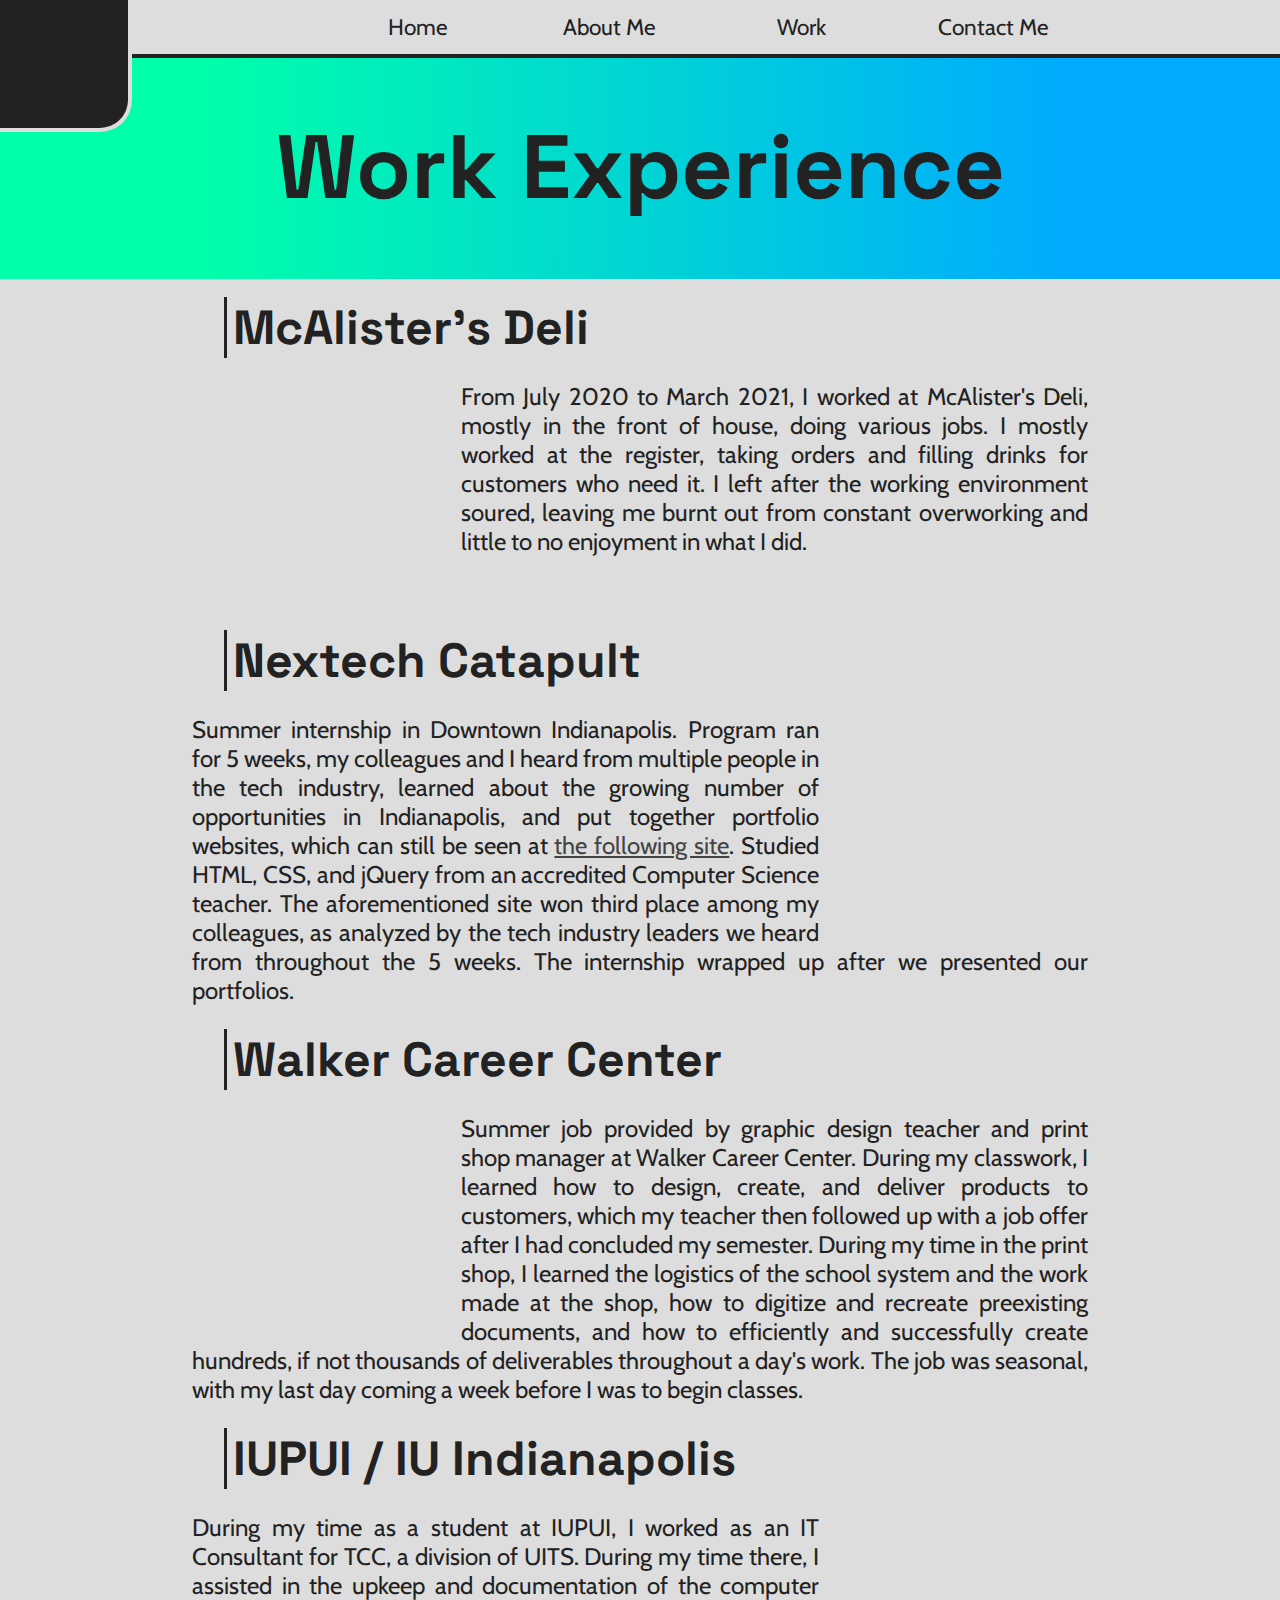
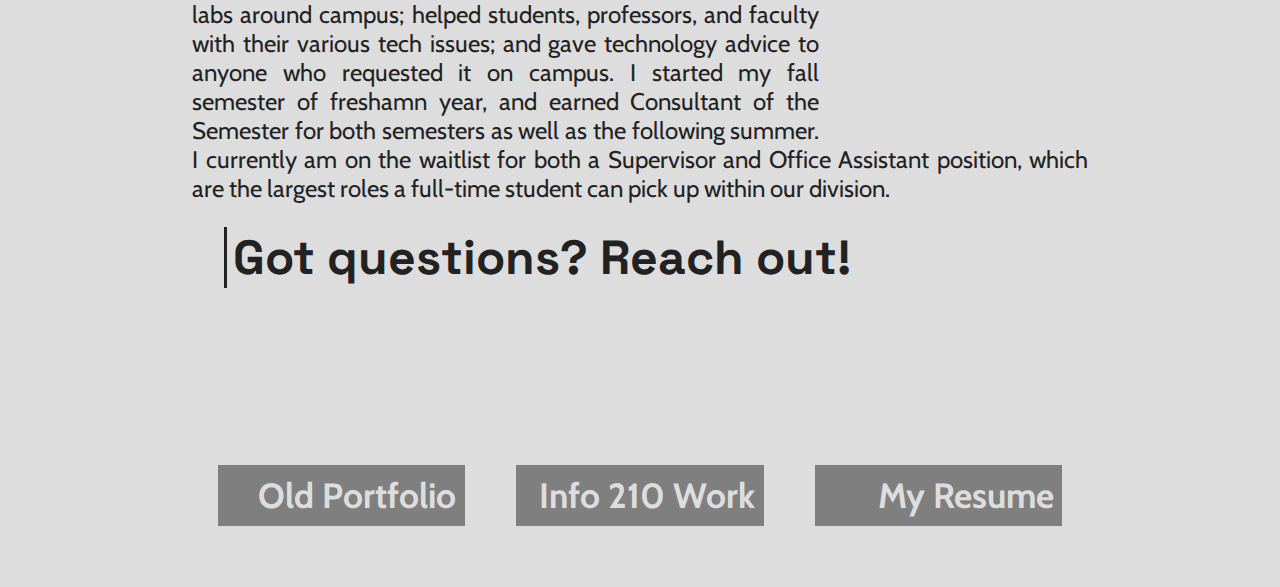
<file: workExp.html>
<!doctype html>
<html lang="en">
    <head>
        <title>Work Experience - Sam H</title>
        <meta name="description" content="Personal Portfolio for Sam Higgins - Template Site">
        <meta name="keywords" content="portfolio">
        <link type="text/css" rel="stylesheet" href="css/template.css">
        <link type="text/css" rel="stylesheet" href="css/nav.css">

        <link rel="apple-touch-icon" sizes="180x180" href="faviconParts/apple-touch-icon.png">
        <link rel="icon" type="image/png" sizes="32x32" href="faviconParts/favicon-32x32.png">
        <link rel="icon" type="image/png" sizes="16x16" href="faviconParts/favicon-16x16.png">
        <link rel="manifest" href="faviconParts/site.webmanifest">
        <link rel="mask-icon" href="faviconParts/safari-pinned-tab.svg" color="#00aaff">
        <meta name="msapplication-TileColor" content="#222222">
        <meta name="theme-color" content="#ffffff">
    </head>

    <body>
        <script src="js/navBar.js"></script>

        <div id="headerSection">Work Experience</div>
        
        <div id="bodyOfText">
            <p class="bodySubtitle">McAlister's Deli</p>
            <div alt="A picture of McAlister's Deli" title="A picture of McAlister's Deli" class="wrapImg wrapImgLeft" style="background-image: url(https://picsum.photos/1920/1080);"></div>
            <p>From July 2020 to March 2021, I worked at McAlister's Deli, mostly in the front of house, doing various jobs. I mostly worked at the register, taking orders and filling drinks for customers who need it. I left after the working environment soured, leaving me burnt out from constant overworking and little to no enjoyment in what I did.</p>
            
            <p class="bodySubtitle">Nextech Catapult</p>
            <div alt="The Nextech Logo" title="The Nextech Logo" class="wrapImg wrapImgRight" style="background-image: url(https://picsum.photos/1920/1080);"></div>
            <p>Summer internship in Downtown Indianapolis. Program ran for 5 weeks, my colleagues and I heard from multiple people in the tech industry, learned about the growing number of opportunities in Indianapolis, and put together portfolio websites, which can still be seen at <a href="https://samhi113.github.io/WebsitePortfolio/oldSite/" target="_blank" class="underlineLink">the following site</a>. Studied HTML, CSS, and jQuery from an accredited Computer Science teacher. The aforementioned site won third place among my colleagues, as analyzed by the tech industry leaders we heard from throughout the 5 weeks. The internship wrapped up after we presented our portfolios.</p>
            
            <p class="bodySubtitle">Walker Career Center</p>
            <div alt="The Career Center Logo" title="The Career Center Logo" class="wrapImg wrapImgLeft" style="background-image: url(https://picsum.photos/1920/1080);"></div>
            <p>Summer job provided by graphic design teacher and print shop manager at Walker Career Center. During my classwork, I learned how to design, create, and deliver products to customers, which my teacher then followed up with a job offer after I had concluded my semester. During my time in the print shop, I learned the logistics of the school system and the work made at the shop, how to digitize and recreate preexisting documents, and how to efficiently and successfully create hundreds, if not thousands of deliverables throughout a day's work. The job was seasonal, with my last day coming a week before I was to begin classes.</p>
            
            <p class="bodySubtitle">IUPUI / IU Indianapolis</p>
            <div alt="The IUPUI Logo" title="The IUPUI Logo" class="wrapImg wrapImgRight" style="background-image: url(https://picsum.photos/1920/1080);"></div>
            <p>During my time as a student at IUPUI, I worked as an IT Consultant for TCC, a division of UITS. During my time there, I assisted in the upkeep and documentation of the computer labs around campus; helped students, professors, and faculty with their various tech issues; and gave technology advice to anyone who requested it on campus. I started my fall semester of freshamn year, and earned Consultant of the Semester for both semesters as well as the following summer. I currently am on the waitlist for both a Supervisor and Office Assistant position, which are  the largest roles a full-time student can pick up within our division.</p>

            <p class="bodySubtitle">Got questions? Reach out!</p>
            <div id="endingCarousel">
                <a href="https://github.com/samhi113/WebsitePortfolio/tree/master/oldSite"  target="_blank"  class="endCarPart underlineLink" style="background-image: url(https://picsum.photos/1080/1080);">
                    <h3>Old Portfolio</h3>
                </a>
                
                <a href="https://github.com/samhi113/INFOB210"  class="endCarPart underlineLink" style="background-image: url(https://picsum.photos/1080/1080);" target="_blank">
                    <h3>Info 210 Work</h3>
                </a>

                <a href="files/Resume.pdf"  class="endCarPart underlineLink" style="background-image: url(https://picsum.photos/1080/1080);" target="_blank">
                    <h3>My Resume</h3>
                </a>
            </div>
        </div>

        <footer>
            <a href="index.html#home"></a>
        </footer>

    </body>
</html>
</file>
<file: css/home.css>
@import url('https://fonts.googleapis.com/css2?family=Cabin:wght@400;700&family=Space+Grotesk:wght@400;700&display=swap');

:root {
    --near-black: #222;
    --off-gray: #444;
    --near-white: #ddd;
    --sea-blue: #0af;
    --sea-green: #0fa;
    --dark-sea-blue: #058;

    --quick-in: cubic-bezier(0, 0.75, 0.25, 1);
}

@media (prefers-color-scheme: dark) {
    html {
        background-color: var(--off-gray);
    }

    footer {
        background-color: var(--near-white);
        color: var(--near-black);
    }

    footer > a {
        content: url("https://i.postimg.cc/N0pptLvn/Up-Button-Dark-on-Light.png");
    }
} /* End of Dark Mode CSS */

@media (prefers-color-scheme: light) {
    html {
        background-color: var(--near-white);
    }

    footer {
        background-color: var(--near-black);
        color: var(--near-white);
    }

    footer > a {
        content: url("https://i.postimg.cc/26yTSmzS/Up-Button-Light-on-Dark.png");
    }
} /* End of Light Mode CSS */

html {
    font-family: 'Space Grotesk', 'Cabin', sans-serif;

    scroll-behavior: smooth;
    scroll-padding-top: 10vh;

    text-size-adjust: auto;
    overflow-x: hidden;
    max-width: 100vw;
}

a {
    text-decoration: none;
}

::selection {
    background-color: var(--dark-sea-blue);
    color: var(--near-white);
    -webkit-text-stroke-color: var(--near-white);
}

#homeSection {
    width: 100%;
    height: 95vh;

    margin-top: 10vh;
    
    left: 0;

    display: flex;
    justify-content: center;
    align-items: center;

    /* Text Stuff */
    font-size: 11vw;
    line-height: 1.4em;
    font-weight: bold;
    -webkit-background-clip: text;
    background-clip: text;
    -webkit-text-fill-color: transparent;
    transform: skew(169deg);

    background-image: url("https://i.postimg.cc/SNJG4Wkh/Word-Art-Back.png");
    background-size: 200vw;
    background-position-x: center;
    animation: homeWordAnim 10s ease-in-out 0s infinite;
}

#homeSection::selection {
    -webkit-text-fill-color: var(--near-white);
    background-color: var(--near-white);
}

@keyframes homeWordAnim {
    0% {background-position-x: right;}
    50% {background-position-x: left;}
    100% {background-position-x: right;}
}

#aboutMe {
    left: 0;
    position: absolute;
    width: 75vw;
    height: 40em;

    margin-top: 5vh;
    padding-top: 1.5em;
    padding-left: 10vw;
    padding-right: 2vw;
    
    background-color: var(--near-black);
    color: var(--near-white);
    font-family: 'Cabin';
    font-size: 1.75vw;
    line-height: 1.25em;
    word-wrap: break-word;
}

#aboutHead {
    transform: skew(169deg);
    
    &:before {
        background-image: linear-gradient(79deg, var(--sea-blue) 0%, var(--sea-green) 100%);
        filter: progid:DXImageTransform.Microsoft.gradient( startColorstr='#0099ff', endColorstr='#00ff99', GradientType=1 );
        content: "";

        height: 2em;
        width: 45%;

        display: block;
        padding-block-start: 0.95em;

        position: absolute;
        left: 0;
        top: 0;
        z-index: 1;
    }

    transition: all 0.5s ease-in-out;
}

#aboutHead:hover, #aboutTitle:hover > #aboutHead:not(#aboutTitle) {
    transform: skew(191deg);
}

#aboutTitle{
    font-size: 2.5em;
    font-family: 'Space Grotesk';
    font-weight: bold;

    line-height: 0;
    color: var(--near-black);
    z-index: 2;
    position: absolute;

    margin-top: 0.5em;
    margin-left: 2vw;
}

.aboutSpace {
    height: 2em;
}

#work {
    top: calc(150vh + 17.5em);
    right: 0;
    position: absolute;
    width: 75vw;
    height: 60vh;
    background-color: var(--near-white);

    margin-top: 5vh;
    
    color: var(--near-black);
    font-family: 'Cabin';
    font-size: 2em;
    line-height: 1.25em;
    word-wrap: break-word;
}

#work > h2 {
    padding-top: 0;
    padding-left: 5vw;
    padding-right: 2vw;
    
    font-size: 4vw;
    font-family: 'Space Grotesk';

    transform: skew(169deg);

    line-height: 0;
}

#workSecContainer {
    display: flex;
    flex-direction: row;
    align-items: stretch;
}

.workSec {
    height: calc(60vh - 4em);
    width: 25vw;

    background-size: 150%;
    background-position-y: 45%;
    box-shadow: inset 0 0 0 1000px rgba(221, 221, 221, 0.66);

    font-size: 1em;
    color: var(--near-black);
    font-weight: bold;

    display: flex;
    align-items: center;
    justify-content: center;

    pointer-events: auto;
    transition: all 1s var(--quick-in);
}

.workSec:hover {
    font-size: 1.15em;
    background-position-y: 55%;
    height: calc(60vh - 3.45em);
    box-shadow: inset 0 0 0 1000px rgba(221, 221, 221, 0.34);
}

.workSec > h2 {
    display: flex;
    align-items: center;
    justify-content: center;

    width: 100%;
    padding-top: 0.25em;
    padding-bottom: 0.25em;

    color: var(--near-black);
    background-color: rgba(34, 34, 34, 0);
    transition: all 1s var(--quick-in);
}

.workSec:hover > h2 {
    background-color: rgba(34, 34, 34, 1);
    color: var(--near-white);
}

#workExp {
    background-image: url("https://i.postimg.cc/65LkFNtG/work-Exp-Background.png");
}

#github {
    background-image: url("https://i.postimg.cc/BnTppx9T/github-Background.png");
}

#design {
    background-image: url("https://i.postimg.cc/8zRMks6w/Projects-Background.png");
}

#contactMe {
    position: absolute;
    top: calc(200vh + 17.5em);
    left: 0;

    background: linear-gradient(90deg, rgba(0,244,200,1) 33%, rgba(0,170,255,1) 67%);
    background-size: 500vw;
    background-position: center;
    animation: contactBackAnim 35s linear 0s infinite;

    width: 60vw;
    height: 75vh;
    padding-left: 2.5vw;

    font-family: "Cabin";
    font-size: 2.5vw;
    z-index: -2;
}

@keyframes contactBackAnim {
    0% {background: linear-gradient(90deg, rgba(0,244,200,1)33%, rgba(0,170,255,1) 67%);} 0.1% {background: linear-gradient(90.36deg, rgba(0,244,200,1)33.1%, rgba(0,170,255,1) 67.1%);} 0.2% {background: linear-gradient(90.72deg, rgba(0,244,200,1)33.2%, rgba(0,170,255,1) 67.2%);} 0.3% {background: linear-gradient(91.08deg, rgba(0,244,200,1)33.3%, rgba(0,170,255,1) 67.3%);} 0.4% {background: linear-gradient(91.44deg, rgba(0,244,200,1)33.4%, rgba(0,170,255,1) 67.4%);} 0.5% {background: linear-gradient(91.8deg, rgba(0,244,200,1)33.5%, rgba(0,170,255,1) 67.5%);} 0.6% {background: linear-gradient(92.16deg, rgba(0,244,200,1)33.6%, rgba(0,170,255,1) 67.6%);} 0.7% {background: linear-gradient(92.52deg, rgba(0,244,200,1)33.7%, rgba(0,170,255,1) 67.7%);} 0.8% {background: linear-gradient(92.88deg, rgba(0,244,200,1)33.8%, rgba(0,170,255,1) 67.8%);} 0.9% {background: linear-gradient(93.24deg, rgba(0,244,200,1)33.9%, rgba(0,170,255,1) 67.9%);} 1.0% {background: linear-gradient(93.6deg, rgba(0,244,200,1)34.0%, rgba(0,170,255,1) 68.0%);} 1.1% {background: linear-gradient(93.96deg, rgba(0,244,200,1)34.1%, rgba(0,170,255,1) 68.1%);} 1.2% {background: linear-gradient(94.32deg, rgba(0,244,200,1)34.2%, rgba(0,170,255,1) 68.2%);} 1.3% {background: linear-gradient(94.68deg, rgba(0,244,200,1)34.3%, rgba(0,170,255,1) 68.3%);} 1.4% {background: linear-gradient(95.04deg, rgba(0,244,200,1)34.4%, rgba(0,170,255,1) 68.4%);} 1.5% {background: linear-gradient(95.4deg, rgba(0,244,200,1)34.5%, rgba(0,170,255,1) 68.5%);} 1.6% {background: linear-gradient(95.76deg, rgba(0,244,200,1)34.6%, rgba(0,170,255,1) 68.6%);} 1.7% {background: linear-gradient(96.12deg, rgba(0,244,200,1)34.7%, rgba(0,170,255,1) 68.7%);} 1.8% {background: linear-gradient(96.48deg, rgba(0,244,200,1)34.8%, rgba(0,170,255,1) 68.8%);} 1.9% {background: linear-gradient(96.84deg, rgba(0,244,200,1)34.9%, rgba(0,170,255,1) 68.9%);} 2.0% {background: linear-gradient(97.2deg, rgba(0,244,200,1)35.0%, rgba(0,170,255,1) 69.0%);} 2.1% {background: linear-gradient(97.56deg, rgba(0,244,200,1)35.1%, rgba(0,170,255,1) 69.1%);} 2.2% {background: linear-gradient(97.92deg, rgba(0,244,200,1)35.2%, rgba(0,170,255,1) 69.2%);} 2.3% {background: linear-gradient(98.28deg, rgba(0,244,200,1)35.3%, rgba(0,170,255,1) 69.3%);} 2.4% {background: linear-gradient(98.64deg, rgba(0,244,200,1)35.4%, rgba(0,170,255,1) 69.4%);} 2.5% {background: linear-gradient(99.0deg, rgba(0,244,200,1)35.5%, rgba(0,170,255,1) 69.5%);} 2.6% {background: linear-gradient(99.36deg, rgba(0,244,200,1)35.6%, rgba(0,170,255,1) 69.6%);} 2.7% {background: linear-gradient(99.72deg, rgba(0,244,200,1)35.7%, rgba(0,170,255,1) 69.7%);} 2.8% {background: linear-gradient(100.08deg, rgba(0,244,200,1)35.8%, rgba(0,170,255,1) 69.8%);} 2.9% {background: linear-gradient(100.44deg, rgba(0,244,200,1)35.9%, rgba(0,170,255,1) 69.9%);} 3.0% {background: linear-gradient(100.8deg, rgba(0,244,200,1)36.0%, rgba(0,170,255,1) 70.0%);} 3.1% {background: linear-gradient(101.16deg, rgba(0,244,200,1)36.1%, rgba(0,170,255,1) 70.1%);} 3.2% {background: linear-gradient(101.52deg, rgba(0,244,200,1)36.2%, rgba(0,170,255,1) 70.2%);} 3.3% {background: linear-gradient(101.88deg, rgba(0,244,200,1)36.3%, rgba(0,170,255,1) 70.3%);} 3.4% {background: linear-gradient(102.24deg, rgba(0,244,200,1)36.4%, rgba(0,170,255,1) 70.4%);} 3.5% {background: linear-gradient(102.6deg, rgba(0,244,200,1)36.5%, rgba(0,170,255,1) 70.5%);} 3.6% {background: linear-gradient(102.96deg, rgba(0,244,200,1)36.6%, rgba(0,170,255,1) 70.6%);} 3.7% {background: linear-gradient(103.32deg, rgba(0,244,200,1)36.7%, rgba(0,170,255,1) 70.7%);} 3.8% {background: linear-gradient(103.68deg, rgba(0,244,200,1)36.8%, rgba(0,170,255,1) 70.8%);} 3.9% {background: linear-gradient(104.04deg, rgba(0,244,200,1)36.9%, rgba(0,170,255,1) 70.9%);} 4.0% {background: linear-gradient(104.4deg, rgba(0,244,200,1)37.0%, rgba(0,170,255,1) 71.0%);} 4.1% {background: linear-gradient(104.76deg, rgba(0,244,200,1)37.1%, rgba(0,170,255,1) 71.1%);} 4.2% {background: linear-gradient(105.12deg, rgba(0,244,200,1)37.2%, rgba(0,170,255,1) 71.2%);} 4.3% {background: linear-gradient(105.48deg, rgba(0,244,200,1)37.3%, rgba(0,170,255,1) 71.3%);} 4.4% {background: linear-gradient(105.84deg, rgba(0,244,200,1)37.4%, rgba(0,170,255,1) 71.4%);} 4.5% {background: linear-gradient(106.2deg, rgba(0,244,200,1)37.5%, rgba(0,170,255,1) 71.5%);} 4.6% {background: linear-gradient(106.56deg, rgba(0,244,200,1)37.6%, rgba(0,170,255,1) 71.6%);} 4.7% {background: linear-gradient(106.92deg, rgba(0,244,200,1)37.7%, rgba(0,170,255,1) 71.7%);} 4.8% {background: linear-gradient(107.28deg, rgba(0,244,200,1)37.8%, rgba(0,170,255,1) 71.8%);} 4.9% {background: linear-gradient(107.64deg, rgba(0,244,200,1)37.9%, rgba(0,170,255,1) 71.9%);} 5.0% {background: linear-gradient(108.0deg, rgba(0,244,200,1)38.0%, rgba(0,170,255,1) 72.0%);} 5.1% {background: linear-gradient(108.36deg, rgba(0,244,200,1)38.1%, rgba(0,170,255,1) 72.1%);} 5.2% {background: linear-gradient(108.72deg, rgba(0,244,200,1)38.2%, rgba(0,170,255,1) 72.2%);} 5.3% {background: linear-gradient(109.08deg, rgba(0,244,200,1)38.3%, rgba(0,170,255,1) 72.3%);} 5.4% {background: linear-gradient(109.44deg, rgba(0,244,200,1)38.4%, rgba(0,170,255,1) 72.4%);} 5.5% {background: linear-gradient(109.8deg, rgba(0,244,200,1)38.5%, rgba(0,170,255,1) 72.5%);} 5.6% {background: linear-gradient(110.16deg, rgba(0,244,200,1)38.6%, rgba(0,170,255,1) 72.6%);} 5.7% {background: linear-gradient(110.52deg, rgba(0,244,200,1)38.7%, rgba(0,170,255,1) 72.7%);} 5.8% {background: linear-gradient(110.88deg, rgba(0,244,200,1)38.8%, rgba(0,170,255,1) 72.8%);} 5.9% {background: linear-gradient(111.24deg, rgba(0,244,200,1)38.9%, rgba(0,170,255,1) 72.9%);} 6.0% {background: linear-gradient(111.6deg, rgba(0,244,200,1)39.0%, rgba(0,170,255,1) 73.0%);} 6.1% {background: linear-gradient(111.96deg, rgba(0,244,200,1)39.1%, rgba(0,170,255,1) 73.1%);} 6.2% {background: linear-gradient(112.32deg, rgba(0,244,200,1)39.2%, rgba(0,170,255,1) 73.2%);} 6.3% {background: linear-gradient(112.68deg, rgba(0,244,200,1)39.3%, rgba(0,170,255,1) 73.3%);} 6.4% {background: linear-gradient(113.04deg, rgba(0,244,200,1)39.4%, rgba(0,170,255,1) 73.4%);} 6.5% {background: linear-gradient(113.4deg, rgba(0,244,200,1)39.5%, rgba(0,170,255,1) 73.5%);} 6.6% {background: linear-gradient(113.76deg, rgba(0,244,200,1)39.6%, rgba(0,170,255,1) 73.6%);} 6.7% {background: linear-gradient(114.12deg, rgba(0,244,200,1)39.7%, rgba(0,170,255,1) 73.7%);} 6.8% {background: linear-gradient(114.48deg, rgba(0,244,200,1)39.8%, rgba(0,170,255,1) 73.8%);} 6.9% {background: linear-gradient(114.84deg, rgba(0,244,200,1)39.9%, rgba(0,170,255,1) 73.9%);} 7.0% {background: linear-gradient(115.2deg, rgba(0,244,200,1)40.0%, rgba(0,170,255,1) 74.0%);} 7.1% {background: linear-gradient(115.56deg, rgba(0,244,200,1)40.1%, rgba(0,170,255,1) 74.1%);} 7.2% {background: linear-gradient(115.92deg, rgba(0,244,200,1)40.2%, rgba(0,170,255,1) 74.2%);} 7.3% {background: linear-gradient(116.28deg, rgba(0,244,200,1)40.3%, rgba(0,170,255,1) 74.3%);} 7.4% {background: linear-gradient(116.64deg, rgba(0,244,200,1)40.4%, rgba(0,170,255,1) 74.4%);} 7.5% {background: linear-gradient(117.0deg, rgba(0,244,200,1)40.5%, rgba(0,170,255,1) 74.5%);} 7.6% {background: linear-gradient(117.36deg, rgba(0,244,200,1)40.6%, rgba(0,170,255,1) 74.6%);} 7.7% {background: linear-gradient(117.72deg, rgba(0,244,200,1)40.7%, rgba(0,170,255,1) 74.7%);} 7.8% {background: linear-gradient(118.08deg, rgba(0,244,200,1)40.8%, rgba(0,170,255,1) 74.8%);} 7.9% {background: linear-gradient(118.44deg, rgba(0,244,200,1)40.9%, rgba(0,170,255,1) 74.9%);} 8.0% {background: linear-gradient(118.8deg, rgba(0,244,200,1)41.0%, rgba(0,170,255,1) 75.0%);} 8.1% {background: linear-gradient(119.16deg, rgba(0,244,200,1)41.1%, rgba(0,170,255,1) 75.1%);} 8.2% {background: linear-gradient(119.52deg, rgba(0,244,200,1)41.2%, rgba(0,170,255,1) 75.2%);} 8.3% {background: linear-gradient(119.88deg, rgba(0,244,200,1)41.3%, rgba(0,170,255,1) 75.3%);} 8.4% {background: linear-gradient(120.24deg, rgba(0,244,200,1)41.4%, rgba(0,170,255,1) 75.4%);} 8.5% {background: linear-gradient(120.6deg, rgba(0,244,200,1)41.5%, rgba(0,170,255,1) 75.5%);} 8.6% {background: linear-gradient(120.96deg, rgba(0,244,200,1)41.6%, rgba(0,170,255,1) 75.6%);} 8.7% {background: linear-gradient(121.32deg, rgba(0,244,200,1)41.7%, rgba(0,170,255,1) 75.7%);} 8.8% {background: linear-gradient(121.68deg, rgba(0,244,200,1)41.8%, rgba(0,170,255,1) 75.8%);} 8.9% {background: linear-gradient(122.04deg, rgba(0,244,200,1)41.9%, rgba(0,170,255,1) 75.9%);} 9.0% {background: linear-gradient(122.4deg, rgba(0,244,200,1)42.0%, rgba(0,170,255,1) 76.0%);} 9.1% {background: linear-gradient(122.76deg, rgba(0,244,200,1)42.1%, rgba(0,170,255,1) 76.1%);} 9.2% {background: linear-gradient(123.12deg, rgba(0,244,200,1)42.2%, rgba(0,170,255,1) 76.2%);} 9.3% {background: linear-gradient(123.48deg, rgba(0,244,200,1)42.3%, rgba(0,170,255,1) 76.3%);} 9.4% {background: linear-gradient(123.84deg, rgba(0,244,200,1)42.4%, rgba(0,170,255,1) 76.4%);} 9.5% {background: linear-gradient(124.2deg, rgba(0,244,200,1)42.5%, rgba(0,170,255,1) 76.5%);} 9.6% {background: linear-gradient(124.56deg, rgba(0,244,200,1)42.6%, rgba(0,170,255,1) 76.6%);} 9.7% {background: linear-gradient(124.92deg, rgba(0,244,200,1)42.7%, rgba(0,170,255,1) 76.7%);} 9.8% {background: linear-gradient(125.28deg, rgba(0,244,200,1)42.8%, rgba(0,170,255,1) 76.8%);} 9.9% {background: linear-gradient(125.64deg, rgba(0,244,200,1)42.9%, rgba(0,170,255,1) 76.9%);} 10.0% {background: linear-gradient(126.0deg, rgba(0,244,200,1)43.0%, rgba(0,170,255,1) 77.0%);} 10.1% {background: linear-gradient(126.36deg, rgba(0,244,200,1)43.1%, rgba(0,170,255,1) 77.1%);} 10.2% {background: linear-gradient(126.72deg, rgba(0,244,200,1)43.2%, rgba(0,170,255,1) 77.2%);} 10.3% {background: linear-gradient(127.08deg, rgba(0,244,200,1)43.3%, rgba(0,170,255,1) 77.3%);} 10.4% {background: linear-gradient(127.44deg, rgba(0,244,200,1)43.4%, rgba(0,170,255,1) 77.4%);} 10.5% {background: linear-gradient(127.8deg, rgba(0,244,200,1)43.5%, rgba(0,170,255,1) 77.5%);} 10.6% {background: linear-gradient(128.16deg, rgba(0,244,200,1)43.6%, rgba(0,170,255,1) 77.6%);} 10.7% {background: linear-gradient(128.52deg, rgba(0,244,200,1)43.7%, rgba(0,170,255,1) 77.7%);} 10.8% {background: linear-gradient(128.88deg, rgba(0,244,200,1)43.8%, rgba(0,170,255,1) 77.8%);} 10.9% {background: linear-gradient(129.24deg, rgba(0,244,200,1)43.9%, rgba(0,170,255,1) 77.9%);} 11.0% {background: linear-gradient(129.6deg, rgba(0,244,200,1)44.0%, rgba(0,170,255,1) 78.0%);} 11.1% {background: linear-gradient(129.96deg, rgba(0,244,200,1)44.1%, rgba(0,170,255,1) 78.1%);} 11.2% {background: linear-gradient(130.32deg, rgba(0,244,200,1)44.2%, rgba(0,170,255,1) 78.2%);} 11.3% {background: linear-gradient(130.68deg, rgba(0,244,200,1)44.3%, rgba(0,170,255,1) 78.3%);} 11.4% {background: linear-gradient(131.04deg, rgba(0,244,200,1)44.4%, rgba(0,170,255,1) 78.4%);} 11.5% {background: linear-gradient(131.4deg, rgba(0,244,200,1)44.5%, rgba(0,170,255,1) 78.5%);} 11.6% {background: linear-gradient(131.76deg, rgba(0,244,200,1)44.6%, rgba(0,170,255,1) 78.6%);} 11.7% {background: linear-gradient(132.12deg, rgba(0,244,200,1)44.7%, rgba(0,170,255,1) 78.7%);} 11.8% {background: linear-gradient(132.48deg, rgba(0,244,200,1)44.8%, rgba(0,170,255,1) 78.8%);} 11.9% {background: linear-gradient(132.84deg, rgba(0,244,200,1)44.9%, rgba(0,170,255,1) 78.9%);} 12.0% {background: linear-gradient(133.2deg, rgba(0,244,200,1)45.0%, rgba(0,170,255,1) 79.0%);} 12.1% {background: linear-gradient(133.56deg, rgba(0,244,200,1)45.1%, rgba(0,170,255,1) 79.1%);} 12.2% {background: linear-gradient(133.92deg, rgba(0,244,200,1)45.2%, rgba(0,170,255,1) 79.2%);} 12.3% {background: linear-gradient(134.28deg, rgba(0,244,200,1)45.3%, rgba(0,170,255,1) 79.3%);} 12.4% {background: linear-gradient(134.64deg, rgba(0,244,200,1)45.4%, rgba(0,170,255,1) 79.4%);} 12.5% {background: linear-gradient(135.0deg, rgba(0,244,200,1)45.5%, rgba(0,170,255,1) 79.5%);} 12.6% {background: linear-gradient(135.36deg, rgba(0,244,200,1)45.6%, rgba(0,170,255,1) 79.6%);} 12.7% {background: linear-gradient(135.72deg, rgba(0,244,200,1)45.7%, rgba(0,170,255,1) 79.7%);} 12.8% {background: linear-gradient(136.08deg, rgba(0,244,200,1)45.8%, rgba(0,170,255,1) 79.8%);} 12.9% {background: linear-gradient(136.44deg, rgba(0,244,200,1)45.9%, rgba(0,170,255,1) 79.9%);} 13.0% {background: linear-gradient(136.8deg, rgba(0,244,200,1)46.0%, rgba(0,170,255,1) 80.0%);} 13.1% {background: linear-gradient(137.16deg, rgba(0,244,200,1)46.1%, rgba(0,170,255,1) 80.1%);} 13.2% {background: linear-gradient(137.52deg, rgba(0,244,200,1)46.2%, rgba(0,170,255,1) 80.2%);} 13.3% {background: linear-gradient(137.88deg, rgba(0,244,200,1)46.3%, rgba(0,170,255,1) 80.3%);} 13.4% {background: linear-gradient(138.24deg, rgba(0,244,200,1)46.4%, rgba(0,170,255,1) 80.4%);} 13.5% {background: linear-gradient(138.6deg, rgba(0,244,200,1)46.5%, rgba(0,170,255,1) 80.5%);} 13.6% {background: linear-gradient(138.96deg, rgba(0,244,200,1)46.6%, rgba(0,170,255,1) 80.6%);} 13.7% {background: linear-gradient(139.32deg, rgba(0,244,200,1)46.7%, rgba(0,170,255,1) 80.7%);} 13.8% {background: linear-gradient(139.68deg, rgba(0,244,200,1)46.8%, rgba(0,170,255,1) 80.8%);} 13.9% {background: linear-gradient(140.04deg, rgba(0,244,200,1)46.9%, rgba(0,170,255,1) 80.9%);} 14.0% {background: linear-gradient(140.4deg, rgba(0,244,200,1)47.0%, rgba(0,170,255,1) 81.0%);} 14.1% {background: linear-gradient(140.76deg, rgba(0,244,200,1)47.1%, rgba(0,170,255,1) 81.1%);} 14.2% {background: linear-gradient(141.12deg, rgba(0,244,200,1)47.2%, rgba(0,170,255,1) 81.2%);} 14.3% {background: linear-gradient(141.48deg, rgba(0,244,200,1)47.3%, rgba(0,170,255,1) 81.3%);} 14.4% {background: linear-gradient(141.84deg, rgba(0,244,200,1)47.4%, rgba(0,170,255,1) 81.4%);} 14.5% {background: linear-gradient(142.2deg, rgba(0,244,200,1)47.5%, rgba(0,170,255,1) 81.5%);} 14.6% {background: linear-gradient(142.56deg, rgba(0,244,200,1)47.6%, rgba(0,170,255,1) 81.6%);} 14.7% {background: linear-gradient(142.92deg, rgba(0,244,200,1)47.7%, rgba(0,170,255,1) 81.7%);} 14.8% {background: linear-gradient(143.28deg, rgba(0,244,200,1)47.8%, rgba(0,170,255,1) 81.8%);} 14.9% {background: linear-gradient(143.64deg, rgba(0,244,200,1)47.9%, rgba(0,170,255,1) 81.9%);} 15.0% {background: linear-gradient(144.0deg, rgba(0,244,200,1)48.0%, rgba(0,170,255,1) 82.0%);} 15.1% {background: linear-gradient(144.36deg, rgba(0,244,200,1)48.1%, rgba(0,170,255,1) 82.1%);} 15.2% {background: linear-gradient(144.72deg, rgba(0,244,200,1)48.2%, rgba(0,170,255,1) 82.2%);} 15.3% {background: linear-gradient(145.08deg, rgba(0,244,200,1)48.3%, rgba(0,170,255,1) 82.3%);} 15.4% {background: linear-gradient(145.44deg, rgba(0,244,200,1)48.4%, rgba(0,170,255,1) 82.4%);} 15.5% {background: linear-gradient(145.8deg, rgba(0,244,200,1)48.5%, rgba(0,170,255,1) 82.5%);} 15.6% {background: linear-gradient(146.16deg, rgba(0,244,200,1)48.6%, rgba(0,170,255,1) 82.6%);} 15.7% {background: linear-gradient(146.52deg, rgba(0,244,200,1)48.7%, rgba(0,170,255,1) 82.7%);} 15.8% {background: linear-gradient(146.88deg, rgba(0,244,200,1)48.8%, rgba(0,170,255,1) 82.8%);} 15.9% {background: linear-gradient(147.24deg, rgba(0,244,200,1)48.9%, rgba(0,170,255,1) 82.9%);} 16.0% {background: linear-gradient(147.6deg, rgba(0,244,200,1)49.0%, rgba(0,170,255,1) 83.0%);} 16.1% {background: linear-gradient(147.96deg, rgba(0,244,200,1)49.1%, rgba(0,170,255,1) 83.1%);} 16.2% {background: linear-gradient(148.32deg, rgba(0,244,200,1)49.2%, rgba(0,170,255,1) 83.2%);} 16.3% {background: linear-gradient(148.68deg, rgba(0,244,200,1)49.3%, rgba(0,170,255,1) 83.3%);} 16.4% {background: linear-gradient(149.04deg, rgba(0,244,200,1)49.4%, rgba(0,170,255,1) 83.4%);} 16.5% {background: linear-gradient(149.4deg, rgba(0,244,200,1)49.5%, rgba(0,170,255,1) 83.5%);} 16.6% {background: linear-gradient(149.76deg, rgba(0,244,200,1)49.6%, rgba(0,170,255,1) 83.6%);} 16.7% {background: linear-gradient(150.12deg, rgba(0,244,200,1)49.7%, rgba(0,170,255,1) 83.7%);} 16.8% {background: linear-gradient(150.48deg, rgba(0,244,200,1)49.8%, rgba(0,170,255,1) 83.8%);} 16.9% {background: linear-gradient(150.84deg, rgba(0,244,200,1)49.9%, rgba(0,170,255,1) 83.9%);} 17.0% {background: linear-gradient(151.2deg, rgba(0,244,200,1)50.0%, rgba(0,170,255,1) 84.0%);} 17.1% {background: linear-gradient(151.56deg, rgba(0,244,200,1)50.1%, rgba(0,170,255,1) 84.1%);} 17.2% {background: linear-gradient(151.92deg, rgba(0,244,200,1)50.2%, rgba(0,170,255,1) 84.2%);} 17.3% {background: linear-gradient(152.28deg, rgba(0,244,200,1)50.3%, rgba(0,170,255,1) 84.3%);} 17.4% {background: linear-gradient(152.64deg, rgba(0,244,200,1)50.4%, rgba(0,170,255,1) 84.4%);} 17.5% {background: linear-gradient(153.0deg, rgba(0,244,200,1)50.5%, rgba(0,170,255,1) 84.5%);} 17.6% {background: linear-gradient(153.36deg, rgba(0,244,200,1)50.6%, rgba(0,170,255,1) 84.6%);} 17.7% {background: linear-gradient(153.72deg, rgba(0,244,200,1)50.7%, rgba(0,170,255,1) 84.7%);} 17.8% {background: linear-gradient(154.08deg, rgba(0,244,200,1)50.8%, rgba(0,170,255,1) 84.8%);} 17.9% {background: linear-gradient(154.44deg, rgba(0,244,200,1)50.9%, rgba(0,170,255,1) 84.9%);} 18.0% {background: linear-gradient(154.8deg, rgba(0,244,200,1)51.0%, rgba(0,170,255,1) 85.0%);} 18.1% {background: linear-gradient(155.16deg, rgba(0,244,200,1)51.1%, rgba(0,170,255,1) 85.1%);} 18.2% {background: linear-gradient(155.52deg, rgba(0,244,200,1)51.2%, rgba(0,170,255,1) 85.2%);} 18.3% {background: linear-gradient(155.88deg, rgba(0,244,200,1)51.3%, rgba(0,170,255,1) 85.3%);} 18.4% {background: linear-gradient(156.24deg, rgba(0,244,200,1)51.4%, rgba(0,170,255,1) 85.4%);} 18.5% {background: linear-gradient(156.6deg, rgba(0,244,200,1)51.5%, rgba(0,170,255,1) 85.5%);} 18.6% {background: linear-gradient(156.96deg, rgba(0,244,200,1)51.6%, rgba(0,170,255,1) 85.6%);} 18.7% {background: linear-gradient(157.32deg, rgba(0,244,200,1)51.7%, rgba(0,170,255,1) 85.7%);} 18.8% {background: linear-gradient(157.68deg, rgba(0,244,200,1)51.8%, rgba(0,170,255,1) 85.8%);} 18.9% {background: linear-gradient(158.04deg, rgba(0,244,200,1)51.9%, rgba(0,170,255,1) 85.9%);} 19.0% {background: linear-gradient(158.4deg, rgba(0,244,200,1)52.0%, rgba(0,170,255,1) 86.0%);} 19.1% {background: linear-gradient(158.76deg, rgba(0,244,200,1)52.1%, rgba(0,170,255,1) 86.1%);} 19.2% {background: linear-gradient(159.12deg, rgba(0,244,200,1)52.2%, rgba(0,170,255,1) 86.2%);} 19.3% {background: linear-gradient(159.48deg, rgba(0,244,200,1)52.3%, rgba(0,170,255,1) 86.3%);} 19.4% {background: linear-gradient(159.84deg, rgba(0,244,200,1)52.4%, rgba(0,170,255,1) 86.4%);} 19.5% {background: linear-gradient(160.2deg, rgba(0,244,200,1)52.5%, rgba(0,170,255,1) 86.5%);} 19.6% {background: linear-gradient(160.56deg, rgba(0,244,200,1)52.6%, rgba(0,170,255,1) 86.6%);} 19.7% {background: linear-gradient(160.92deg, rgba(0,244,200,1)52.7%, rgba(0,170,255,1) 86.7%);} 19.8% {background: linear-gradient(161.28deg, rgba(0,244,200,1)52.8%, rgba(0,170,255,1) 86.8%);} 19.9% {background: linear-gradient(161.64deg, rgba(0,244,200,1)52.9%, rgba(0,170,255,1) 86.9%);} 20.0% {background: linear-gradient(162.0deg, rgba(0,244,200,1)53.0%, rgba(0,170,255,1) 87.0%);} 20.1% {background: linear-gradient(162.36deg, rgba(0,244,200,1)53.1%, rgba(0,170,255,1) 87.1%);} 20.2% {background: linear-gradient(162.72deg, rgba(0,244,200,1)53.2%, rgba(0,170,255,1) 87.2%);} 20.3% {background: linear-gradient(163.08deg, rgba(0,244,200,1)53.3%, rgba(0,170,255,1) 87.3%);} 20.4% {background: linear-gradient(163.44deg, rgba(0,244,200,1)53.4%, rgba(0,170,255,1) 87.4%);} 20.5% {background: linear-gradient(163.8deg, rgba(0,244,200,1)53.5%, rgba(0,170,255,1) 87.5%);} 20.6% {background: linear-gradient(164.16deg, rgba(0,244,200,1)53.6%, rgba(0,170,255,1) 87.6%);} 20.7% {background: linear-gradient(164.52deg, rgba(0,244,200,1)53.7%, rgba(0,170,255,1) 87.7%);} 20.8% {background: linear-gradient(164.88deg, rgba(0,244,200,1)53.8%, rgba(0,170,255,1) 87.8%);} 20.9% {background: linear-gradient(165.24deg, rgba(0,244,200,1)53.9%, rgba(0,170,255,1) 87.9%);} 21.0% {background: linear-gradient(165.6deg, rgba(0,244,200,1)54.0%, rgba(0,170,255,1) 88.0%);} 21.1% {background: linear-gradient(165.96deg, rgba(0,244,200,1)54.1%, rgba(0,170,255,1) 88.1%);} 21.2% {background: linear-gradient(166.32deg, rgba(0,244,200,1)54.2%, rgba(0,170,255,1) 88.2%);} 21.3% {background: linear-gradient(166.68deg, rgba(0,244,200,1)54.3%, rgba(0,170,255,1) 88.3%);} 21.4% {background: linear-gradient(167.04deg, rgba(0,244,200,1)54.4%, rgba(0,170,255,1) 88.4%);} 21.5% {background: linear-gradient(167.4deg, rgba(0,244,200,1)54.5%, rgba(0,170,255,1) 88.5%);} 21.6% {background: linear-gradient(167.76deg, rgba(0,244,200,1)54.6%, rgba(0,170,255,1) 88.6%);} 21.7% {background: linear-gradient(168.12deg, rgba(0,244,200,1)54.7%, rgba(0,170,255,1) 88.7%);} 21.8% {background: linear-gradient(168.48deg, rgba(0,244,200,1)54.8%, rgba(0,170,255,1) 88.8%);} 21.9% {background: linear-gradient(168.84deg, rgba(0,244,200,1)54.9%, rgba(0,170,255,1) 88.9%);} 22.0% {background: linear-gradient(169.2deg, rgba(0,244,200,1)55.0%, rgba(0,170,255,1) 89.0%);} 22.1% {background: linear-gradient(169.56deg, rgba(0,244,200,1)55.1%, rgba(0,170,255,1) 89.1%);} 22.2% {background: linear-gradient(169.92deg, rgba(0,244,200,1)55.2%, rgba(0,170,255,1) 89.2%);} 22.3% {background: linear-gradient(170.28deg, rgba(0,244,200,1)55.3%, rgba(0,170,255,1) 89.3%);} 22.4% {background: linear-gradient(170.64deg, rgba(0,244,200,1)55.4%, rgba(0,170,255,1) 89.4%);} 22.5% {background: linear-gradient(171.0deg, rgba(0,244,200,1)55.5%, rgba(0,170,255,1) 89.5%);} 22.6% {background: linear-gradient(171.36deg, rgba(0,244,200,1)55.6%, rgba(0,170,255,1) 89.6%);} 22.7% {background: linear-gradient(171.72deg, rgba(0,244,200,1)55.7%, rgba(0,170,255,1) 89.7%);} 22.8% {background: linear-gradient(172.08deg, rgba(0,244,200,1)55.8%, rgba(0,170,255,1) 89.8%);} 22.9% {background: linear-gradient(172.44deg, rgba(0,244,200,1)55.9%, rgba(0,170,255,1) 89.9%);} 23.0% {background: linear-gradient(172.8deg, rgba(0,244,200,1)56.0%, rgba(0,170,255,1) 90.0%);} 23.1% {background: linear-gradient(173.16deg, rgba(0,244,200,1)56.1%, rgba(0,170,255,1) 90.1%);} 23.2% {background: linear-gradient(173.52deg, rgba(0,244,200,1)56.2%, rgba(0,170,255,1) 90.2%);} 23.3% {background: linear-gradient(173.88deg, rgba(0,244,200,1)56.3%, rgba(0,170,255,1) 90.3%);} 23.4% {background: linear-gradient(174.24deg, rgba(0,244,200,1)56.4%, rgba(0,170,255,1) 90.4%);} 23.5% {background: linear-gradient(174.6deg, rgba(0,244,200,1)56.5%, rgba(0,170,255,1) 90.5%);} 23.6% {background: linear-gradient(174.96deg, rgba(0,244,200,1)56.6%, rgba(0,170,255,1) 90.6%);} 23.7% {background: linear-gradient(175.32deg, rgba(0,244,200,1)56.7%, rgba(0,170,255,1) 90.7%);} 23.8% {background: linear-gradient(175.68deg, rgba(0,244,200,1)56.8%, rgba(0,170,255,1) 90.8%);} 23.9% {background: linear-gradient(176.04deg, rgba(0,244,200,1)56.9%, rgba(0,170,255,1) 90.9%);} 24.0% {background: linear-gradient(176.4deg, rgba(0,244,200,1)57.0%, rgba(0,170,255,1) 91.0%);} 24.1% {background: linear-gradient(176.76deg, rgba(0,244,200,1)57.1%, rgba(0,170,255,1) 91.1%);} 24.2% {background: linear-gradient(177.12deg, rgba(0,244,200,1)57.2%, rgba(0,170,255,1) 91.2%);} 24.3% {background: linear-gradient(177.48deg, rgba(0,244,200,1)57.3%, rgba(0,170,255,1) 91.3%);} 24.4% {background: linear-gradient(177.84deg, rgba(0,244,200,1)57.4%, rgba(0,170,255,1) 91.4%);} 24.5% {background: linear-gradient(178.2deg, rgba(0,244,200,1)57.5%, rgba(0,170,255,1) 91.5%);} 24.6% {background: linear-gradient(178.56deg, rgba(0,244,200,1)57.6%, rgba(0,170,255,1) 91.6%);} 24.7% {background: linear-gradient(178.92deg, rgba(0,244,200,1)57.7%, rgba(0,170,255,1) 91.7%);} 24.8% {background: linear-gradient(179.28deg, rgba(0,244,200,1)57.8%, rgba(0,170,255,1) 91.8%);} 24.9% {background: linear-gradient(179.64deg, rgba(0,244,200,1)57.9%, rgba(0,170,255,1) 91.9%);} 25.0% {background: linear-gradient(180.0deg, rgba(0,244,200,1)58.0%, rgba(0,170,255,1) 92.0%);} 25.1% {background: linear-gradient(180.36deg, rgba(0,244,200,1)57.9%, rgba(0,170,255,1) 91.9%);} 25.2% {background: linear-gradient(180.72deg, rgba(0,244,200,1)57.8%, rgba(0,170,255,1) 91.8%);} 25.3% {background: linear-gradient(181.08deg, rgba(0,244,200,1)57.7%, rgba(0,170,255,1) 91.7%);} 25.4% {background: linear-gradient(181.44deg, rgba(0,244,200,1)57.6%, rgba(0,170,255,1) 91.6%);} 25.5% {background: linear-gradient(181.8deg, rgba(0,244,200,1)57.5%, rgba(0,170,255,1) 91.5%);} 25.6% {background: linear-gradient(182.16deg, rgba(0,244,200,1)57.4%, rgba(0,170,255,1) 91.4%);} 25.7% {background: linear-gradient(182.52deg, rgba(0,244,200,1)57.3%, rgba(0,170,255,1) 91.3%);} 25.8% {background: linear-gradient(182.88deg, rgba(0,244,200,1)57.2%, rgba(0,170,255,1) 91.2%);} 25.9% {background: linear-gradient(183.24deg, rgba(0,244,200,1)57.1%, rgba(0,170,255,1) 91.1%);} 26.0% {background: linear-gradient(183.6deg, rgba(0,244,200,1)57.0%, rgba(0,170,255,1) 91.0%);} 26.1% {background: linear-gradient(183.96deg, rgba(0,244,200,1)56.9%, rgba(0,170,255,1) 90.9%);} 26.2% {background: linear-gradient(184.32deg, rgba(0,244,200,1)56.8%, rgba(0,170,255,1) 90.8%);} 26.3% {background: linear-gradient(184.68deg, rgba(0,244,200,1)56.7%, rgba(0,170,255,1) 90.7%);} 26.4% {background: linear-gradient(185.04deg, rgba(0,244,200,1)56.6%, rgba(0,170,255,1) 90.6%);} 26.5% {background: linear-gradient(185.4deg, rgba(0,244,200,1)56.5%, rgba(0,170,255,1) 90.5%);} 26.6% {background: linear-gradient(185.76deg, rgba(0,244,200,1)56.4%, rgba(0,170,255,1) 90.4%);} 26.7% {background: linear-gradient(186.12deg, rgba(0,244,200,1)56.3%, rgba(0,170,255,1) 90.3%);} 26.8% {background: linear-gradient(186.48deg, rgba(0,244,200,1)56.2%, rgba(0,170,255,1) 90.2%);} 26.9% {background: linear-gradient(186.84deg, rgba(0,244,200,1)56.1%, rgba(0,170,255,1) 90.1%);} 27.0% {background: linear-gradient(187.2deg, rgba(0,244,200,1)56.0%, rgba(0,170,255,1) 90.0%);} 27.1% {background: linear-gradient(187.56deg, rgba(0,244,200,1)55.9%, rgba(0,170,255,1) 89.9%);} 27.2% {background: linear-gradient(187.92deg, rgba(0,244,200,1)55.8%, rgba(0,170,255,1) 89.8%);} 27.3% {background: linear-gradient(188.28deg, rgba(0,244,200,1)55.7%, rgba(0,170,255,1) 89.7%);} 27.4% {background: linear-gradient(188.64deg, rgba(0,244,200,1)55.6%, rgba(0,170,255,1) 89.6%);} 27.5% {background: linear-gradient(189.0deg, rgba(0,244,200,1)55.5%, rgba(0,170,255,1) 89.5%);} 27.6% {background: linear-gradient(189.36deg, rgba(0,244,200,1)55.4%, rgba(0,170,255,1) 89.4%);} 27.7% {background: linear-gradient(189.72deg, rgba(0,244,200,1)55.3%, rgba(0,170,255,1) 89.3%);} 27.8% {background: linear-gradient(190.08deg, rgba(0,244,200,1)55.2%, rgba(0,170,255,1) 89.2%);} 27.9% {background: linear-gradient(190.44deg, rgba(0,244,200,1)55.1%, rgba(0,170,255,1) 89.1%);} 28.0% {background: linear-gradient(190.8deg, rgba(0,244,200,1)55.0%, rgba(0,170,255,1) 89.0%);} 28.1% {background: linear-gradient(191.16deg, rgba(0,244,200,1)54.9%, rgba(0,170,255,1) 88.9%);} 28.2% {background: linear-gradient(191.52deg, rgba(0,244,200,1)54.8%, rgba(0,170,255,1) 88.8%);} 28.3% {background: linear-gradient(191.88deg, rgba(0,244,200,1)54.7%, rgba(0,170,255,1) 88.7%);} 28.4% {background: linear-gradient(192.24deg, rgba(0,244,200,1)54.6%, rgba(0,170,255,1) 88.6%);} 28.5% {background: linear-gradient(192.6deg, rgba(0,244,200,1)54.5%, rgba(0,170,255,1) 88.5%);} 28.6% {background: linear-gradient(192.96deg, rgba(0,244,200,1)54.4%, rgba(0,170,255,1) 88.4%);} 28.7% {background: linear-gradient(193.32deg, rgba(0,244,200,1)54.3%, rgba(0,170,255,1) 88.3%);} 28.8% {background: linear-gradient(193.68deg, rgba(0,244,200,1)54.2%, rgba(0,170,255,1) 88.2%);} 28.9% {background: linear-gradient(194.04deg, rgba(0,244,200,1)54.1%, rgba(0,170,255,1) 88.1%);} 29.0% {background: linear-gradient(194.4deg, rgba(0,244,200,1)54.0%, rgba(0,170,255,1) 88.0%);} 29.1% {background: linear-gradient(194.76deg, rgba(0,244,200,1)53.9%, rgba(0,170,255,1) 87.9%);} 29.2% {background: linear-gradient(195.12deg, rgba(0,244,200,1)53.8%, rgba(0,170,255,1) 87.8%);} 29.3% {background: linear-gradient(195.48deg, rgba(0,244,200,1)53.7%, rgba(0,170,255,1) 87.7%);} 29.4% {background: linear-gradient(195.84deg, rgba(0,244,200,1)53.6%, rgba(0,170,255,1) 87.6%);} 29.5% {background: linear-gradient(196.2deg, rgba(0,244,200,1)53.5%, rgba(0,170,255,1) 87.5%);} 29.6% {background: linear-gradient(196.56deg, rgba(0,244,200,1)53.4%, rgba(0,170,255,1) 87.4%);} 29.7% {background: linear-gradient(196.92deg, rgba(0,244,200,1)53.3%, rgba(0,170,255,1) 87.3%);} 29.8% {background: linear-gradient(197.28deg, rgba(0,244,200,1)53.2%, rgba(0,170,255,1) 87.2%);} 29.9% {background: linear-gradient(197.64deg, rgba(0,244,200,1)53.1%, rgba(0,170,255,1) 87.1%);} 30.0% {background: linear-gradient(198.0deg, rgba(0,244,200,1)53.0%, rgba(0,170,255,1) 87.0%);} 30.1% {background: linear-gradient(198.36deg, rgba(0,244,200,1)52.9%, rgba(0,170,255,1) 86.9%);} 30.2% {background: linear-gradient(198.72deg, rgba(0,244,200,1)52.8%, rgba(0,170,255,1) 86.8%);} 30.3% {background: linear-gradient(199.08deg, rgba(0,244,200,1)52.7%, rgba(0,170,255,1) 86.7%);} 30.4% {background: linear-gradient(199.44deg, rgba(0,244,200,1)52.6%, rgba(0,170,255,1) 86.6%);} 30.5% {background: linear-gradient(199.8deg, rgba(0,244,200,1)52.5%, rgba(0,170,255,1) 86.5%);} 30.6% {background: linear-gradient(200.16deg, rgba(0,244,200,1)52.4%, rgba(0,170,255,1) 86.4%);} 30.7% {background: linear-gradient(200.52deg, rgba(0,244,200,1)52.3%, rgba(0,170,255,1) 86.3%);} 30.8% {background: linear-gradient(200.88deg, rgba(0,244,200,1)52.2%, rgba(0,170,255,1) 86.2%);} 30.9% {background: linear-gradient(201.24deg, rgba(0,244,200,1)52.1%, rgba(0,170,255,1) 86.1%);} 31.0% {background: linear-gradient(201.6deg, rgba(0,244,200,1)52.0%, rgba(0,170,255,1) 86.0%);} 31.1% {background: linear-gradient(201.96deg, rgba(0,244,200,1)51.9%, rgba(0,170,255,1) 85.9%);} 31.2% {background: linear-gradient(202.32deg, rgba(0,244,200,1)51.8%, rgba(0,170,255,1) 85.8%);} 31.3% {background: linear-gradient(202.68deg, rgba(0,244,200,1)51.7%, rgba(0,170,255,1) 85.7%);} 31.4% {background: linear-gradient(203.04deg, rgba(0,244,200,1)51.6%, rgba(0,170,255,1) 85.6%);} 31.5% {background: linear-gradient(203.4deg, rgba(0,244,200,1)51.5%, rgba(0,170,255,1) 85.5%);} 31.6% {background: linear-gradient(203.76deg, rgba(0,244,200,1)51.4%, rgba(0,170,255,1) 85.4%);} 31.7% {background: linear-gradient(204.12deg, rgba(0,244,200,1)51.3%, rgba(0,170,255,1) 85.3%);} 31.8% {background: linear-gradient(204.48deg, rgba(0,244,200,1)51.2%, rgba(0,170,255,1) 85.2%);} 31.9% {background: linear-gradient(204.84deg, rgba(0,244,200,1)51.1%, rgba(0,170,255,1) 85.1%);} 32.0% {background: linear-gradient(205.2deg, rgba(0,244,200,1)51.0%, rgba(0,170,255,1) 85.0%);} 32.1% {background: linear-gradient(205.56deg, rgba(0,244,200,1)50.9%, rgba(0,170,255,1) 84.9%);} 32.2% {background: linear-gradient(205.92deg, rgba(0,244,200,1)50.8%, rgba(0,170,255,1) 84.8%);} 32.3% {background: linear-gradient(206.28deg, rgba(0,244,200,1)50.7%, rgba(0,170,255,1) 84.7%);} 32.4% {background: linear-gradient(206.64deg, rgba(0,244,200,1)50.6%, rgba(0,170,255,1) 84.6%);} 32.5% {background: linear-gradient(207.0deg, rgba(0,244,200,1)50.5%, rgba(0,170,255,1) 84.5%);} 32.6% {background: linear-gradient(207.36deg, rgba(0,244,200,1)50.4%, rgba(0,170,255,1) 84.4%);} 32.7% {background: linear-gradient(207.72deg, rgba(0,244,200,1)50.3%, rgba(0,170,255,1) 84.3%);} 32.8% {background: linear-gradient(208.08deg, rgba(0,244,200,1)50.2%, rgba(0,170,255,1) 84.2%);} 32.9% {background: linear-gradient(208.44deg, rgba(0,244,200,1)50.1%, rgba(0,170,255,1) 84.1%);} 33.0% {background: linear-gradient(208.8deg, rgba(0,244,200,1)50.0%, rgba(0,170,255,1) 84.0%);} 33.1% {background: linear-gradient(209.16deg, rgba(0,244,200,1)49.9%, rgba(0,170,255,1) 83.9%);} 33.2% {background: linear-gradient(209.52deg, rgba(0,244,200,1)49.8%, rgba(0,170,255,1) 83.8%);} 33.3% {background: linear-gradient(209.88deg, rgba(0,244,200,1)49.7%, rgba(0,170,255,1) 83.7%);} 33.4% {background: linear-gradient(210.24deg, rgba(0,244,200,1)49.6%, rgba(0,170,255,1) 83.6%);} 33.5% {background: linear-gradient(210.6deg, rgba(0,244,200,1)49.5%, rgba(0,170,255,1) 83.5%);} 33.6% {background: linear-gradient(210.96deg, rgba(0,244,200,1)49.4%, rgba(0,170,255,1) 83.4%);} 33.7% {background: linear-gradient(211.32deg, rgba(0,244,200,1)49.3%, rgba(0,170,255,1) 83.3%);} 33.8% {background: linear-gradient(211.68deg, rgba(0,244,200,1)49.2%, rgba(0,170,255,1) 83.2%);} 33.9% {background: linear-gradient(212.04deg, rgba(0,244,200,1)49.1%, rgba(0,170,255,1) 83.1%);} 34.0% {background: linear-gradient(212.4deg, rgba(0,244,200,1)49.0%, rgba(0,170,255,1) 83.0%);} 34.1% {background: linear-gradient(212.76deg, rgba(0,244,200,1)48.9%, rgba(0,170,255,1) 82.9%);} 34.2% {background: linear-gradient(213.12deg, rgba(0,244,200,1)48.8%, rgba(0,170,255,1) 82.8%);} 34.3% {background: linear-gradient(213.48deg, rgba(0,244,200,1)48.7%, rgba(0,170,255,1) 82.7%);} 34.4% {background: linear-gradient(213.84deg, rgba(0,244,200,1)48.6%, rgba(0,170,255,1) 82.6%);} 34.5% {background: linear-gradient(214.2deg, rgba(0,244,200,1)48.5%, rgba(0,170,255,1) 82.5%);} 34.6% {background: linear-gradient(214.56deg, rgba(0,244,200,1)48.4%, rgba(0,170,255,1) 82.4%);} 34.7% {background: linear-gradient(214.92deg, rgba(0,244,200,1)48.3%, rgba(0,170,255,1) 82.3%);} 34.8% {background: linear-gradient(215.28deg, rgba(0,244,200,1)48.2%, rgba(0,170,255,1) 82.2%);} 34.9% {background: linear-gradient(215.64deg, rgba(0,244,200,1)48.1%, rgba(0,170,255,1) 82.1%);} 35.0% {background: linear-gradient(216.0deg, rgba(0,244,200,1)48.0%, rgba(0,170,255,1) 82.0%);} 35.1% {background: linear-gradient(216.36deg, rgba(0,244,200,1)47.9%, rgba(0,170,255,1) 81.9%);} 35.2% {background: linear-gradient(216.72deg, rgba(0,244,200,1)47.8%, rgba(0,170,255,1) 81.8%);} 35.3% {background: linear-gradient(217.08deg, rgba(0,244,200,1)47.7%, rgba(0,170,255,1) 81.7%);} 35.4% {background: linear-gradient(217.44deg, rgba(0,244,200,1)47.6%, rgba(0,170,255,1) 81.6%);} 35.5% {background: linear-gradient(217.8deg, rgba(0,244,200,1)47.5%, rgba(0,170,255,1) 81.5%);} 35.6% {background: linear-gradient(218.16deg, rgba(0,244,200,1)47.4%, rgba(0,170,255,1) 81.4%);} 35.7% {background: linear-gradient(218.52deg, rgba(0,244,200,1)47.3%, rgba(0,170,255,1) 81.3%);} 35.8% {background: linear-gradient(218.88deg, rgba(0,244,200,1)47.2%, rgba(0,170,255,1) 81.2%);} 35.9% {background: linear-gradient(219.24deg, rgba(0,244,200,1)47.1%, rgba(0,170,255,1) 81.1%);} 36.0% {background: linear-gradient(219.6deg, rgba(0,244,200,1)47.0%, rgba(0,170,255,1) 81.0%);} 36.1% {background: linear-gradient(219.96deg, rgba(0,244,200,1)46.9%, rgba(0,170,255,1) 80.9%);} 36.2% {background: linear-gradient(220.32deg, rgba(0,244,200,1)46.8%, rgba(0,170,255,1) 80.8%);} 36.3% {background: linear-gradient(220.68deg, rgba(0,244,200,1)46.7%, rgba(0,170,255,1) 80.7%);} 36.4% {background: linear-gradient(221.04deg, rgba(0,244,200,1)46.6%, rgba(0,170,255,1) 80.6%);} 36.5% {background: linear-gradient(221.4deg, rgba(0,244,200,1)46.5%, rgba(0,170,255,1) 80.5%);} 36.6% {background: linear-gradient(221.76deg, rgba(0,244,200,1)46.4%, rgba(0,170,255,1) 80.4%);} 36.7% {background: linear-gradient(222.12deg, rgba(0,244,200,1)46.3%, rgba(0,170,255,1) 80.3%);} 36.8% {background: linear-gradient(222.48deg, rgba(0,244,200,1)46.2%, rgba(0,170,255,1) 80.2%);} 36.9% {background: linear-gradient(222.84deg, rgba(0,244,200,1)46.1%, rgba(0,170,255,1) 80.1%);} 37.0% {background: linear-gradient(223.2deg, rgba(0,244,200,1)46.0%, rgba(0,170,255,1) 80.0%);} 37.1% {background: linear-gradient(223.56deg, rgba(0,244,200,1)45.9%, rgba(0,170,255,1) 79.9%);} 37.2% {background: linear-gradient(223.92deg, rgba(0,244,200,1)45.8%, rgba(0,170,255,1) 79.8%);} 37.3% {background: linear-gradient(224.28deg, rgba(0,244,200,1)45.7%, rgba(0,170,255,1) 79.7%);} 37.4% {background: linear-gradient(224.64deg, rgba(0,244,200,1)45.6%, rgba(0,170,255,1) 79.6%);} 37.5% {background: linear-gradient(225.0deg, rgba(0,244,200,1)45.5%, rgba(0,170,255,1) 79.5%);} 37.6% {background: linear-gradient(225.36deg, rgba(0,244,200,1)45.4%, rgba(0,170,255,1) 79.4%);} 37.7% {background: linear-gradient(225.72deg, rgba(0,244,200,1)45.3%, rgba(0,170,255,1) 79.3%);} 37.8% {background: linear-gradient(226.08deg, rgba(0,244,200,1)45.2%, rgba(0,170,255,1) 79.2%);} 37.9% {background: linear-gradient(226.44deg, rgba(0,244,200,1)45.1%, rgba(0,170,255,1) 79.1%);} 38.0% {background: linear-gradient(226.8deg, rgba(0,244,200,1)45.0%, rgba(0,170,255,1) 79.0%);} 38.1% {background: linear-gradient(227.16deg, rgba(0,244,200,1)44.9%, rgba(0,170,255,1) 78.9%);} 38.2% {background: linear-gradient(227.52deg, rgba(0,244,200,1)44.8%, rgba(0,170,255,1) 78.8%);} 38.3% {background: linear-gradient(227.88deg, rgba(0,244,200,1)44.7%, rgba(0,170,255,1) 78.7%);} 38.4% {background: linear-gradient(228.24deg, rgba(0,244,200,1)44.6%, rgba(0,170,255,1) 78.6%);} 38.5% {background: linear-gradient(228.6deg, rgba(0,244,200,1)44.5%, rgba(0,170,255,1) 78.5%);} 38.6% {background: linear-gradient(228.96deg, rgba(0,244,200,1)44.4%, rgba(0,170,255,1) 78.4%);} 38.7% {background: linear-gradient(229.32deg, rgba(0,244,200,1)44.3%, rgba(0,170,255,1) 78.3%);} 38.8% {background: linear-gradient(229.68deg, rgba(0,244,200,1)44.2%, rgba(0,170,255,1) 78.2%);} 38.9% {background: linear-gradient(230.04deg, rgba(0,244,200,1)44.1%, rgba(0,170,255,1) 78.1%);} 39.0% {background: linear-gradient(230.4deg, rgba(0,244,200,1)44.0%, rgba(0,170,255,1) 78.0%);} 39.1% {background: linear-gradient(230.76deg, rgba(0,244,200,1)43.9%, rgba(0,170,255,1) 77.9%);} 39.2% {background: linear-gradient(231.12deg, rgba(0,244,200,1)43.8%, rgba(0,170,255,1) 77.8%);} 39.3% {background: linear-gradient(231.48deg, rgba(0,244,200,1)43.7%, rgba(0,170,255,1) 77.7%);} 39.4% {background: linear-gradient(231.84deg, rgba(0,244,200,1)43.6%, rgba(0,170,255,1) 77.6%);} 39.5% {background: linear-gradient(232.2deg, rgba(0,244,200,1)43.5%, rgba(0,170,255,1) 77.5%);} 39.6% {background: linear-gradient(232.56deg, rgba(0,244,200,1)43.4%, rgba(0,170,255,1) 77.4%);} 39.7% {background: linear-gradient(232.92deg, rgba(0,244,200,1)43.3%, rgba(0,170,255,1) 77.3%);} 39.8% {background: linear-gradient(233.28deg, rgba(0,244,200,1)43.2%, rgba(0,170,255,1) 77.2%);} 39.9% {background: linear-gradient(233.64deg, rgba(0,244,200,1)43.1%, rgba(0,170,255,1) 77.1%);} 40.0% {background: linear-gradient(234.0deg, rgba(0,244,200,1)43.0%, rgba(0,170,255,1) 77.0%);} 40.1% {background: linear-gradient(234.36deg, rgba(0,244,200,1)42.9%, rgba(0,170,255,1) 76.9%);} 40.2% {background: linear-gradient(234.72deg, rgba(0,244,200,1)42.8%, rgba(0,170,255,1) 76.8%);} 40.3% {background: linear-gradient(235.08deg, rgba(0,244,200,1)42.7%, rgba(0,170,255,1) 76.7%);} 40.4% {background: linear-gradient(235.44deg, rgba(0,244,200,1)42.6%, rgba(0,170,255,1) 76.6%);} 40.5% {background: linear-gradient(235.8deg, rgba(0,244,200,1)42.5%, rgba(0,170,255,1) 76.5%);} 40.6% {background: linear-gradient(236.16deg, rgba(0,244,200,1)42.4%, rgba(0,170,255,1) 76.4%);} 40.7% {background: linear-gradient(236.52deg, rgba(0,244,200,1)42.3%, rgba(0,170,255,1) 76.3%);} 40.8% {background: linear-gradient(236.88deg, rgba(0,244,200,1)42.2%, rgba(0,170,255,1) 76.2%);} 40.9% {background: linear-gradient(237.24deg, rgba(0,244,200,1)42.1%, rgba(0,170,255,1) 76.1%);} 41.0% {background: linear-gradient(237.6deg, rgba(0,244,200,1)42.0%, rgba(0,170,255,1) 76.0%);} 41.1% {background: linear-gradient(237.96deg, rgba(0,244,200,1)41.9%, rgba(0,170,255,1) 75.9%);} 41.2% {background: linear-gradient(238.32deg, rgba(0,244,200,1)41.8%, rgba(0,170,255,1) 75.8%);} 41.3% {background: linear-gradient(238.68deg, rgba(0,244,200,1)41.7%, rgba(0,170,255,1) 75.7%);} 41.4% {background: linear-gradient(239.04deg, rgba(0,244,200,1)41.6%, rgba(0,170,255,1) 75.6%);} 41.5% {background: linear-gradient(239.4deg, rgba(0,244,200,1)41.5%, rgba(0,170,255,1) 75.5%);} 41.6% {background: linear-gradient(239.76deg, rgba(0,244,200,1)41.4%, rgba(0,170,255,1) 75.4%);} 41.7% {background: linear-gradient(240.12deg, rgba(0,244,200,1)41.3%, rgba(0,170,255,1) 75.3%);} 41.8% {background: linear-gradient(240.48deg, rgba(0,244,200,1)41.2%, rgba(0,170,255,1) 75.2%);} 41.9% {background: linear-gradient(240.84deg, rgba(0,244,200,1)41.1%, rgba(0,170,255,1) 75.1%);} 42.0% {background: linear-gradient(241.2deg, rgba(0,244,200,1)41.0%, rgba(0,170,255,1) 75.0%);} 42.1% {background: linear-gradient(241.56deg, rgba(0,244,200,1)40.9%, rgba(0,170,255,1) 74.9%);} 42.2% {background: linear-gradient(241.92deg, rgba(0,244,200,1)40.8%, rgba(0,170,255,1) 74.8%);} 42.3% {background: linear-gradient(242.28deg, rgba(0,244,200,1)40.7%, rgba(0,170,255,1) 74.7%);} 42.4% {background: linear-gradient(242.64deg, rgba(0,244,200,1)40.6%, rgba(0,170,255,1) 74.6%);} 42.5% {background: linear-gradient(243.0deg, rgba(0,244,200,1)40.5%, rgba(0,170,255,1) 74.5%);} 42.6% {background: linear-gradient(243.36deg, rgba(0,244,200,1)40.4%, rgba(0,170,255,1) 74.4%);} 42.7% {background: linear-gradient(243.72deg, rgba(0,244,200,1)40.3%, rgba(0,170,255,1) 74.3%);} 42.8% {background: linear-gradient(244.08deg, rgba(0,244,200,1)40.2%, rgba(0,170,255,1) 74.2%);} 42.9% {background: linear-gradient(244.44deg, rgba(0,244,200,1)40.1%, rgba(0,170,255,1) 74.1%);} 43.0% {background: linear-gradient(244.8deg, rgba(0,244,200,1)40.0%, rgba(0,170,255,1) 74.0%);} 43.1% {background: linear-gradient(245.16deg, rgba(0,244,200,1)39.9%, rgba(0,170,255,1) 73.9%);} 43.2% {background: linear-gradient(245.52deg, rgba(0,244,200,1)39.8%, rgba(0,170,255,1) 73.8%);} 43.3% {background: linear-gradient(245.88deg, rgba(0,244,200,1)39.7%, rgba(0,170,255,1) 73.7%);} 43.4% {background: linear-gradient(246.24deg, rgba(0,244,200,1)39.6%, rgba(0,170,255,1) 73.6%);} 43.5% {background: linear-gradient(246.6deg, rgba(0,244,200,1)39.5%, rgba(0,170,255,1) 73.5%);} 43.6% {background: linear-gradient(246.96deg, rgba(0,244,200,1)39.4%, rgba(0,170,255,1) 73.4%);} 43.7% {background: linear-gradient(247.32deg, rgba(0,244,200,1)39.3%, rgba(0,170,255,1) 73.3%);} 43.8% {background: linear-gradient(247.68deg, rgba(0,244,200,1)39.2%, rgba(0,170,255,1) 73.2%);} 43.9% {background: linear-gradient(248.04deg, rgba(0,244,200,1)39.1%, rgba(0,170,255,1) 73.1%);} 44.0% {background: linear-gradient(248.4deg, rgba(0,244,200,1)39.0%, rgba(0,170,255,1) 73.0%);} 44.1% {background: linear-gradient(248.76deg, rgba(0,244,200,1)38.9%, rgba(0,170,255,1) 72.9%);} 44.2% {background: linear-gradient(249.12deg, rgba(0,244,200,1)38.8%, rgba(0,170,255,1) 72.8%);} 44.3% {background: linear-gradient(249.48deg, rgba(0,244,200,1)38.7%, rgba(0,170,255,1) 72.7%);} 44.4% {background: linear-gradient(249.84deg, rgba(0,244,200,1)38.6%, rgba(0,170,255,1) 72.6%);} 44.5% {background: linear-gradient(250.2deg, rgba(0,244,200,1)38.5%, rgba(0,170,255,1) 72.5%);} 44.6% {background: linear-gradient(250.56deg, rgba(0,244,200,1)38.4%, rgba(0,170,255,1) 72.4%);} 44.7% {background: linear-gradient(250.92deg, rgba(0,244,200,1)38.3%, rgba(0,170,255,1) 72.3%);} 44.8% {background: linear-gradient(251.28deg, rgba(0,244,200,1)38.2%, rgba(0,170,255,1) 72.2%);} 44.9% {background: linear-gradient(251.64deg, rgba(0,244,200,1)38.1%, rgba(0,170,255,1) 72.1%);} 45.0% {background: linear-gradient(252.0deg, rgba(0,244,200,1)38.0%, rgba(0,170,255,1) 72.0%);} 45.1% {background: linear-gradient(252.36deg, rgba(0,244,200,1)37.9%, rgba(0,170,255,1) 71.9%);} 45.2% {background: linear-gradient(252.72deg, rgba(0,244,200,1)37.8%, rgba(0,170,255,1) 71.8%);} 45.3% {background: linear-gradient(253.08deg, rgba(0,244,200,1)37.7%, rgba(0,170,255,1) 71.7%);} 45.4% {background: linear-gradient(253.44deg, rgba(0,244,200,1)37.6%, rgba(0,170,255,1) 71.6%);} 45.5% {background: linear-gradient(253.8deg, rgba(0,244,200,1)37.5%, rgba(0,170,255,1) 71.5%);} 45.6% {background: linear-gradient(254.16deg, rgba(0,244,200,1)37.4%, rgba(0,170,255,1) 71.4%);} 45.7% {background: linear-gradient(254.52deg, rgba(0,244,200,1)37.3%, rgba(0,170,255,1) 71.3%);} 45.8% {background: linear-gradient(254.88deg, rgba(0,244,200,1)37.2%, rgba(0,170,255,1) 71.2%);} 45.9% {background: linear-gradient(255.24deg, rgba(0,244,200,1)37.1%, rgba(0,170,255,1) 71.1%);} 46.0% {background: linear-gradient(255.6deg, rgba(0,244,200,1)37.0%, rgba(0,170,255,1) 71.0%);} 46.1% {background: linear-gradient(255.96deg, rgba(0,244,200,1)36.9%, rgba(0,170,255,1) 70.9%);} 46.2% {background: linear-gradient(256.32deg, rgba(0,244,200,1)36.8%, rgba(0,170,255,1) 70.8%);} 46.3% {background: linear-gradient(256.68deg, rgba(0,244,200,1)36.7%, rgba(0,170,255,1) 70.7%);} 46.4% {background: linear-gradient(257.04deg, rgba(0,244,200,1)36.6%, rgba(0,170,255,1) 70.6%);} 46.5% {background: linear-gradient(257.4deg, rgba(0,244,200,1)36.5%, rgba(0,170,255,1) 70.5%);} 46.6% {background: linear-gradient(257.76deg, rgba(0,244,200,1)36.4%, rgba(0,170,255,1) 70.4%);} 46.7% {background: linear-gradient(258.12deg, rgba(0,244,200,1)36.3%, rgba(0,170,255,1) 70.3%);} 46.8% {background: linear-gradient(258.48deg, rgba(0,244,200,1)36.2%, rgba(0,170,255,1) 70.2%);} 46.9% {background: linear-gradient(258.84deg, rgba(0,244,200,1)36.1%, rgba(0,170,255,1) 70.1%);} 47.0% {background: linear-gradient(259.2deg, rgba(0,244,200,1)36.0%, rgba(0,170,255,1) 70.0%);} 47.1% {background: linear-gradient(259.56deg, rgba(0,244,200,1)35.9%, rgba(0,170,255,1) 69.9%);} 47.2% {background: linear-gradient(259.92deg, rgba(0,244,200,1)35.8%, rgba(0,170,255,1) 69.8%);} 47.3% {background: linear-gradient(260.28deg, rgba(0,244,200,1)35.7%, rgba(0,170,255,1) 69.7%);} 47.4% {background: linear-gradient(260.64deg, rgba(0,244,200,1)35.6%, rgba(0,170,255,1) 69.6%);} 47.5% {background: linear-gradient(261.0deg, rgba(0,244,200,1)35.5%, rgba(0,170,255,1) 69.5%);} 47.6% {background: linear-gradient(261.36deg, rgba(0,244,200,1)35.4%, rgba(0,170,255,1) 69.4%);} 47.7% {background: linear-gradient(261.72deg, rgba(0,244,200,1)35.3%, rgba(0,170,255,1) 69.3%);} 47.8% {background: linear-gradient(262.08deg, rgba(0,244,200,1)35.2%, rgba(0,170,255,1) 69.2%);} 47.9% {background: linear-gradient(262.44deg, rgba(0,244,200,1)35.1%, rgba(0,170,255,1) 69.1%);} 48.0% {background: linear-gradient(262.8deg, rgba(0,244,200,1)35.0%, rgba(0,170,255,1) 69.0%);} 48.1% {background: linear-gradient(263.16deg, rgba(0,244,200,1)34.9%, rgba(0,170,255,1) 68.9%);} 48.2% {background: linear-gradient(263.52deg, rgba(0,244,200,1)34.8%, rgba(0,170,255,1) 68.8%);} 48.3% {background: linear-gradient(263.88deg, rgba(0,244,200,1)34.7%, rgba(0,170,255,1) 68.7%);} 48.4% {background: linear-gradient(264.24deg, rgba(0,244,200,1)34.6%, rgba(0,170,255,1) 68.6%);} 48.5% {background: linear-gradient(264.6deg, rgba(0,244,200,1)34.5%, rgba(0,170,255,1) 68.5%);} 48.6% {background: linear-gradient(264.96deg, rgba(0,244,200,1)34.4%, rgba(0,170,255,1) 68.4%);} 48.7% {background: linear-gradient(265.32deg, rgba(0,244,200,1)34.3%, rgba(0,170,255,1) 68.3%);} 48.8% {background: linear-gradient(265.68deg, rgba(0,244,200,1)34.2%, rgba(0,170,255,1) 68.2%);} 48.9% {background: linear-gradient(266.04deg, rgba(0,244,200,1)34.1%, rgba(0,170,255,1) 68.1%);} 49.0% {background: linear-gradient(266.4deg, rgba(0,244,200,1)34.0%, rgba(0,170,255,1) 68.0%);} 49.1% {background: linear-gradient(266.76deg, rgba(0,244,200,1)33.9%, rgba(0,170,255,1) 67.9%);} 49.2% {background: linear-gradient(267.12deg, rgba(0,244,200,1)33.8%, rgba(0,170,255,1) 67.8%);} 49.3% {background: linear-gradient(267.48deg, rgba(0,244,200,1)33.7%, rgba(0,170,255,1) 67.7%);} 49.4% {background: linear-gradient(267.84deg, rgba(0,244,200,1)33.6%, rgba(0,170,255,1) 67.6%);} 49.5% {background: linear-gradient(268.2deg, rgba(0,244,200,1)33.5%, rgba(0,170,255,1) 67.5%);} 49.6% {background: linear-gradient(268.56deg, rgba(0,244,200,1)33.4%, rgba(0,170,255,1) 67.4%);} 49.7% {background: linear-gradient(268.92deg, rgba(0,244,200,1)33.3%, rgba(0,170,255,1) 67.3%);} 49.8% {background: linear-gradient(269.28deg, rgba(0,244,200,1)33.2%, rgba(0,170,255,1) 67.2%);} 49.9% {background: linear-gradient(269.64deg, rgba(0,244,200,1)33.1%, rgba(0,170,255,1) 67.1%);} 50.0% {background: linear-gradient(270.0deg, rgba(0,244,200,1)33.0%, rgba(0,170,255,1) 67.0%);} 50.1% {background: linear-gradient(270.36deg, rgba(0,244,200,1)32.9%, rgba(0,170,255,1) 66.9%);} 50.2% {background: linear-gradient(270.72deg, rgba(0,244,200,1)32.8%, rgba(0,170,255,1) 66.8%);} 50.3% {background: linear-gradient(271.08deg, rgba(0,244,200,1)32.7%, rgba(0,170,255,1) 66.7%);} 50.4% {background: linear-gradient(271.44deg, rgba(0,244,200,1)32.6%, rgba(0,170,255,1) 66.6%);} 50.5% {background: linear-gradient(271.8deg, rgba(0,244,200,1)32.5%, rgba(0,170,255,1) 66.5%);} 50.6% {background: linear-gradient(272.16deg, rgba(0,244,200,1)32.4%, rgba(0,170,255,1) 66.4%);} 50.7% {background: linear-gradient(272.52deg, rgba(0,244,200,1)32.3%, rgba(0,170,255,1) 66.3%);} 50.8% {background: linear-gradient(272.88deg, rgba(0,244,200,1)32.2%, rgba(0,170,255,1) 66.2%);} 50.9% {background: linear-gradient(273.24deg, rgba(0,244,200,1)32.1%, rgba(0,170,255,1) 66.1%);} 51.0% {background: linear-gradient(273.6deg, rgba(0,244,200,1)32.0%, rgba(0,170,255,1) 66.0%);} 51.1% {background: linear-gradient(273.96deg, rgba(0,244,200,1)31.9%, rgba(0,170,255,1) 65.9%);} 51.2% {background: linear-gradient(274.32deg, rgba(0,244,200,1)31.8%, rgba(0,170,255,1) 65.8%);} 51.3% {background: linear-gradient(274.68deg, rgba(0,244,200,1)31.7%, rgba(0,170,255,1) 65.7%);} 51.4% {background: linear-gradient(275.04deg, rgba(0,244,200,1)31.6%, rgba(0,170,255,1) 65.6%);} 51.5% {background: linear-gradient(275.4deg, rgba(0,244,200,1)31.5%, rgba(0,170,255,1) 65.5%);} 51.6% {background: linear-gradient(275.76deg, rgba(0,244,200,1)31.4%, rgba(0,170,255,1) 65.4%);} 51.7% {background: linear-gradient(276.12deg, rgba(0,244,200,1)31.3%, rgba(0,170,255,1) 65.3%);} 51.8% {background: linear-gradient(276.48deg, rgba(0,244,200,1)31.2%, rgba(0,170,255,1) 65.2%);} 51.9% {background: linear-gradient(276.84deg, rgba(0,244,200,1)31.1%, rgba(0,170,255,1) 65.1%);} 52.0% {background: linear-gradient(277.2deg, rgba(0,244,200,1)31.0%, rgba(0,170,255,1) 65.0%);} 52.1% {background: linear-gradient(277.56deg, rgba(0,244,200,1)30.9%, rgba(0,170,255,1) 64.9%);} 52.2% {background: linear-gradient(277.92deg, rgba(0,244,200,1)30.8%, rgba(0,170,255,1) 64.8%);} 52.3% {background: linear-gradient(278.28deg, rgba(0,244,200,1)30.7%, rgba(0,170,255,1) 64.7%);} 52.4% {background: linear-gradient(278.64deg, rgba(0,244,200,1)30.6%, rgba(0,170,255,1) 64.6%);} 52.5% {background: linear-gradient(279.0deg, rgba(0,244,200,1)30.5%, rgba(0,170,255,1) 64.5%);} 52.6% {background: linear-gradient(279.36deg, rgba(0,244,200,1)30.4%, rgba(0,170,255,1) 64.4%);} 52.7% {background: linear-gradient(279.72deg, rgba(0,244,200,1)30.3%, rgba(0,170,255,1) 64.3%);} 52.8% {background: linear-gradient(280.08deg, rgba(0,244,200,1)30.2%, rgba(0,170,255,1) 64.2%);} 52.9% {background: linear-gradient(280.44deg, rgba(0,244,200,1)30.1%, rgba(0,170,255,1) 64.1%);} 53.0% {background: linear-gradient(280.8deg, rgba(0,244,200,1)30.0%, rgba(0,170,255,1) 64.0%);} 53.1% {background: linear-gradient(281.16deg, rgba(0,244,200,1)29.9%, rgba(0,170,255,1) 63.9%);} 53.2% {background: linear-gradient(281.52deg, rgba(0,244,200,1)29.8%, rgba(0,170,255,1) 63.8%);} 53.3% {background: linear-gradient(281.88deg, rgba(0,244,200,1)29.7%, rgba(0,170,255,1) 63.7%);} 53.4% {background: linear-gradient(282.24deg, rgba(0,244,200,1)29.6%, rgba(0,170,255,1) 63.6%);} 53.5% {background: linear-gradient(282.6deg, rgba(0,244,200,1)29.5%, rgba(0,170,255,1) 63.5%);} 53.6% {background: linear-gradient(282.96deg, rgba(0,244,200,1)29.4%, rgba(0,170,255,1) 63.4%);} 53.7% {background: linear-gradient(283.32deg, rgba(0,244,200,1)29.3%, rgba(0,170,255,1) 63.3%);} 53.8% {background: linear-gradient(283.68deg, rgba(0,244,200,1)29.2%, rgba(0,170,255,1) 63.2%);} 53.9% {background: linear-gradient(284.04deg, rgba(0,244,200,1)29.1%, rgba(0,170,255,1) 63.1%);} 54.0% {background: linear-gradient(284.4deg, rgba(0,244,200,1)29.0%, rgba(0,170,255,1) 63.0%);} 54.1% {background: linear-gradient(284.76deg, rgba(0,244,200,1)28.9%, rgba(0,170,255,1) 62.9%);} 54.2% {background: linear-gradient(285.12deg, rgba(0,244,200,1)28.8%, rgba(0,170,255,1) 62.8%);} 54.3% {background: linear-gradient(285.48deg, rgba(0,244,200,1)28.7%, rgba(0,170,255,1) 62.7%);} 54.4% {background: linear-gradient(285.84deg, rgba(0,244,200,1)28.6%, rgba(0,170,255,1) 62.6%);} 54.5% {background: linear-gradient(286.2deg, rgba(0,244,200,1)28.5%, rgba(0,170,255,1) 62.5%);} 54.6% {background: linear-gradient(286.56deg, rgba(0,244,200,1)28.4%, rgba(0,170,255,1) 62.4%);} 54.7% {background: linear-gradient(286.92deg, rgba(0,244,200,1)28.3%, rgba(0,170,255,1) 62.3%);} 54.8% {background: linear-gradient(287.28deg, rgba(0,244,200,1)28.2%, rgba(0,170,255,1) 62.2%);} 54.9% {background: linear-gradient(287.64deg, rgba(0,244,200,1)28.1%, rgba(0,170,255,1) 62.1%);} 55.0% {background: linear-gradient(288.0deg, rgba(0,244,200,1)28.0%, rgba(0,170,255,1) 62.0%);} 55.1% {background: linear-gradient(288.36deg, rgba(0,244,200,1)27.9%, rgba(0,170,255,1) 61.9%);} 55.2% {background: linear-gradient(288.72deg, rgba(0,244,200,1)27.8%, rgba(0,170,255,1) 61.8%);} 55.3% {background: linear-gradient(289.08deg, rgba(0,244,200,1)27.7%, rgba(0,170,255,1) 61.7%);} 55.4% {background: linear-gradient(289.44deg, rgba(0,244,200,1)27.6%, rgba(0,170,255,1) 61.6%);} 55.5% {background: linear-gradient(289.8deg, rgba(0,244,200,1)27.5%, rgba(0,170,255,1) 61.5%);} 55.6% {background: linear-gradient(290.16deg, rgba(0,244,200,1)27.4%, rgba(0,170,255,1) 61.4%);} 55.7% {background: linear-gradient(290.52deg, rgba(0,244,200,1)27.3%, rgba(0,170,255,1) 61.3%);} 55.8% {background: linear-gradient(290.88deg, rgba(0,244,200,1)27.2%, rgba(0,170,255,1) 61.2%);} 55.9% {background: linear-gradient(291.24deg, rgba(0,244,200,1)27.1%, rgba(0,170,255,1) 61.1%);} 56.0% {background: linear-gradient(291.6deg, rgba(0,244,200,1)27.0%, rgba(0,170,255,1) 61.0%);} 56.1% {background: linear-gradient(291.96deg, rgba(0,244,200,1)26.9%, rgba(0,170,255,1) 60.9%);} 56.2% {background: linear-gradient(292.32deg, rgba(0,244,200,1)26.8%, rgba(0,170,255,1) 60.8%);} 56.3% {background: linear-gradient(292.68deg, rgba(0,244,200,1)26.7%, rgba(0,170,255,1) 60.7%);} 56.4% {background: linear-gradient(293.04deg, rgba(0,244,200,1)26.6%, rgba(0,170,255,1) 60.6%);} 56.5% {background: linear-gradient(293.4deg, rgba(0,244,200,1)26.5%, rgba(0,170,255,1) 60.5%);} 56.6% {background: linear-gradient(293.76deg, rgba(0,244,200,1)26.4%, rgba(0,170,255,1) 60.4%);} 56.7% {background: linear-gradient(294.12deg, rgba(0,244,200,1)26.3%, rgba(0,170,255,1) 60.3%);} 56.8% {background: linear-gradient(294.48deg, rgba(0,244,200,1)26.2%, rgba(0,170,255,1) 60.2%);} 56.9% {background: linear-gradient(294.84deg, rgba(0,244,200,1)26.1%, rgba(0,170,255,1) 60.1%);} 57.0% {background: linear-gradient(295.2deg, rgba(0,244,200,1)26.0%, rgba(0,170,255,1) 60.0%);} 57.1% {background: linear-gradient(295.56deg, rgba(0,244,200,1)25.9%, rgba(0,170,255,1) 59.9%);} 57.2% {background: linear-gradient(295.92deg, rgba(0,244,200,1)25.8%, rgba(0,170,255,1) 59.8%);} 57.3% {background: linear-gradient(296.28deg, rgba(0,244,200,1)25.7%, rgba(0,170,255,1) 59.7%);} 57.4% {background: linear-gradient(296.64deg, rgba(0,244,200,1)25.6%, rgba(0,170,255,1) 59.6%);} 57.5% {background: linear-gradient(297.0deg, rgba(0,244,200,1)25.5%, rgba(0,170,255,1) 59.5%);} 57.6% {background: linear-gradient(297.36deg, rgba(0,244,200,1)25.4%, rgba(0,170,255,1) 59.4%);} 57.7% {background: linear-gradient(297.72deg, rgba(0,244,200,1)25.3%, rgba(0,170,255,1) 59.3%);} 57.8% {background: linear-gradient(298.08deg, rgba(0,244,200,1)25.2%, rgba(0,170,255,1) 59.2%);} 57.9% {background: linear-gradient(298.44deg, rgba(0,244,200,1)25.1%, rgba(0,170,255,1) 59.1%);} 58.0% {background: linear-gradient(298.8deg, rgba(0,244,200,1)25.0%, rgba(0,170,255,1) 59.0%);} 58.1% {background: linear-gradient(299.16deg, rgba(0,244,200,1)24.9%, rgba(0,170,255,1) 58.9%);} 58.2% {background: linear-gradient(299.52deg, rgba(0,244,200,1)24.8%, rgba(0,170,255,1) 58.8%);} 58.3% {background: linear-gradient(299.88deg, rgba(0,244,200,1)24.7%, rgba(0,170,255,1) 58.7%);} 58.4% {background: linear-gradient(300.24deg, rgba(0,244,200,1)24.6%, rgba(0,170,255,1) 58.6%);} 58.5% {background: linear-gradient(300.6deg, rgba(0,244,200,1)24.5%, rgba(0,170,255,1) 58.5%);} 58.6% {background: linear-gradient(300.96deg, rgba(0,244,200,1)24.4%, rgba(0,170,255,1) 58.4%);} 58.7% {background: linear-gradient(301.32deg, rgba(0,244,200,1)24.3%, rgba(0,170,255,1) 58.3%);} 58.8% {background: linear-gradient(301.68deg, rgba(0,244,200,1)24.2%, rgba(0,170,255,1) 58.2%);} 58.9% {background: linear-gradient(302.04deg, rgba(0,244,200,1)24.1%, rgba(0,170,255,1) 58.1%);} 59.0% {background: linear-gradient(302.4deg, rgba(0,244,200,1)24.0%, rgba(0,170,255,1) 58.0%);} 59.1% {background: linear-gradient(302.76deg, rgba(0,244,200,1)23.9%, rgba(0,170,255,1) 57.9%);} 59.2% {background: linear-gradient(303.12deg, rgba(0,244,200,1)23.8%, rgba(0,170,255,1) 57.8%);} 59.3% {background: linear-gradient(303.48deg, rgba(0,244,200,1)23.7%, rgba(0,170,255,1) 57.7%);} 59.4% {background: linear-gradient(303.84deg, rgba(0,244,200,1)23.6%, rgba(0,170,255,1) 57.6%);} 59.5% {background: linear-gradient(304.2deg, rgba(0,244,200,1)23.5%, rgba(0,170,255,1) 57.5%);} 59.6% {background: linear-gradient(304.56deg, rgba(0,244,200,1)23.4%, rgba(0,170,255,1) 57.4%);} 59.7% {background: linear-gradient(304.92deg, rgba(0,244,200,1)23.3%, rgba(0,170,255,1) 57.3%);} 59.8% {background: linear-gradient(305.28deg, rgba(0,244,200,1)23.2%, rgba(0,170,255,1) 57.2%);} 59.9% {background: linear-gradient(305.64deg, rgba(0,244,200,1)23.1%, rgba(0,170,255,1) 57.1%);} 60.0% {background: linear-gradient(306.0deg, rgba(0,244,200,1)23.0%, rgba(0,170,255,1) 57.0%);} 60.1% {background: linear-gradient(306.36deg, rgba(0,244,200,1)22.9%, rgba(0,170,255,1) 56.9%);} 60.2% {background: linear-gradient(306.72deg, rgba(0,244,200,1)22.8%, rgba(0,170,255,1) 56.8%);} 60.3% {background: linear-gradient(307.08deg, rgba(0,244,200,1)22.7%, rgba(0,170,255,1) 56.7%);} 60.4% {background: linear-gradient(307.44deg, rgba(0,244,200,1)22.6%, rgba(0,170,255,1) 56.6%);} 60.5% {background: linear-gradient(307.8deg, rgba(0,244,200,1)22.5%, rgba(0,170,255,1) 56.5%);} 60.6% {background: linear-gradient(308.16deg, rgba(0,244,200,1)22.4%, rgba(0,170,255,1) 56.4%);} 60.7% {background: linear-gradient(308.52deg, rgba(0,244,200,1)22.3%, rgba(0,170,255,1) 56.3%);} 60.8% {background: linear-gradient(308.88deg, rgba(0,244,200,1)22.2%, rgba(0,170,255,1) 56.2%);} 60.9% {background: linear-gradient(309.24deg, rgba(0,244,200,1)22.1%, rgba(0,170,255,1) 56.1%);} 61.0% {background: linear-gradient(309.6deg, rgba(0,244,200,1)22.0%, rgba(0,170,255,1) 56.0%);} 61.1% {background: linear-gradient(309.96deg, rgba(0,244,200,1)21.9%, rgba(0,170,255,1) 55.9%);} 61.2% {background: linear-gradient(310.32deg, rgba(0,244,200,1)21.8%, rgba(0,170,255,1) 55.8%);} 61.3% {background: linear-gradient(310.68deg, rgba(0,244,200,1)21.7%, rgba(0,170,255,1) 55.7%);} 61.4% {background: linear-gradient(311.04deg, rgba(0,244,200,1)21.6%, rgba(0,170,255,1) 55.6%);} 61.5% {background: linear-gradient(311.4deg, rgba(0,244,200,1)21.5%, rgba(0,170,255,1) 55.5%);} 61.6% {background: linear-gradient(311.76deg, rgba(0,244,200,1)21.4%, rgba(0,170,255,1) 55.4%);} 61.7% {background: linear-gradient(312.12deg, rgba(0,244,200,1)21.3%, rgba(0,170,255,1) 55.3%);} 61.8% {background: linear-gradient(312.48deg, rgba(0,244,200,1)21.2%, rgba(0,170,255,1) 55.2%);} 61.9% {background: linear-gradient(312.84deg, rgba(0,244,200,1)21.1%, rgba(0,170,255,1) 55.1%);} 62.0% {background: linear-gradient(313.2deg, rgba(0,244,200,1)21.0%, rgba(0,170,255,1) 55.0%);} 62.1% {background: linear-gradient(313.56deg, rgba(0,244,200,1)20.9%, rgba(0,170,255,1) 54.9%);} 62.2% {background: linear-gradient(313.92deg, rgba(0,244,200,1)20.8%, rgba(0,170,255,1) 54.8%);} 62.3% {background: linear-gradient(314.28deg, rgba(0,244,200,1)20.7%, rgba(0,170,255,1) 54.7%);} 62.4% {background: linear-gradient(314.64deg, rgba(0,244,200,1)20.6%, rgba(0,170,255,1) 54.6%);} 62.5% {background: linear-gradient(315.0deg, rgba(0,244,200,1)20.5%, rgba(0,170,255,1) 54.5%);} 62.6% {background: linear-gradient(315.36deg, rgba(0,244,200,1)20.4%, rgba(0,170,255,1) 54.4%);} 62.7% {background: linear-gradient(315.72deg, rgba(0,244,200,1)20.3%, rgba(0,170,255,1) 54.3%);} 62.8% {background: linear-gradient(316.08deg, rgba(0,244,200,1)20.2%, rgba(0,170,255,1) 54.2%);} 62.9% {background: linear-gradient(316.44deg, rgba(0,244,200,1)20.1%, rgba(0,170,255,1) 54.1%);} 63.0% {background: linear-gradient(316.8deg, rgba(0,244,200,1)20.0%, rgba(0,170,255,1) 54.0%);} 63.1% {background: linear-gradient(317.16deg, rgba(0,244,200,1)19.9%, rgba(0,170,255,1) 53.9%);} 63.2% {background: linear-gradient(317.52deg, rgba(0,244,200,1)19.8%, rgba(0,170,255,1) 53.8%);} 63.3% {background: linear-gradient(317.88deg, rgba(0,244,200,1)19.7%, rgba(0,170,255,1) 53.7%);} 63.4% {background: linear-gradient(318.24deg, rgba(0,244,200,1)19.6%, rgba(0,170,255,1) 53.6%);} 63.5% {background: linear-gradient(318.6deg, rgba(0,244,200,1)19.5%, rgba(0,170,255,1) 53.5%);} 63.6% {background: linear-gradient(318.96deg, rgba(0,244,200,1)19.4%, rgba(0,170,255,1) 53.4%);} 63.7% {background: linear-gradient(319.32deg, rgba(0,244,200,1)19.3%, rgba(0,170,255,1) 53.3%);} 63.8% {background: linear-gradient(319.68deg, rgba(0,244,200,1)19.2%, rgba(0,170,255,1) 53.2%);} 63.9% {background: linear-gradient(320.04deg, rgba(0,244,200,1)19.1%, rgba(0,170,255,1) 53.1%);} 64.0% {background: linear-gradient(320.4deg, rgba(0,244,200,1)19.0%, rgba(0,170,255,1) 53.0%);} 64.1% {background: linear-gradient(320.76deg, rgba(0,244,200,1)18.9%, rgba(0,170,255,1) 52.9%);} 64.2% {background: linear-gradient(321.12deg, rgba(0,244,200,1)18.8%, rgba(0,170,255,1) 52.8%);} 64.3% {background: linear-gradient(321.48deg, rgba(0,244,200,1)18.7%, rgba(0,170,255,1) 52.7%);} 64.4% {background: linear-gradient(321.84deg, rgba(0,244,200,1)18.6%, rgba(0,170,255,1) 52.6%);} 64.5% {background: linear-gradient(322.2deg, rgba(0,244,200,1)18.5%, rgba(0,170,255,1) 52.5%);} 64.6% {background: linear-gradient(322.56deg, rgba(0,244,200,1)18.4%, rgba(0,170,255,1) 52.4%);} 64.7% {background: linear-gradient(322.92deg, rgba(0,244,200,1)18.3%, rgba(0,170,255,1) 52.3%);} 64.8% {background: linear-gradient(323.28deg, rgba(0,244,200,1)18.2%, rgba(0,170,255,1) 52.2%);} 64.9% {background: linear-gradient(323.64deg, rgba(0,244,200,1)18.1%, rgba(0,170,255,1) 52.1%);} 65.0% {background: linear-gradient(324.0deg, rgba(0,244,200,1)18.0%, rgba(0,170,255,1) 52.0%);} 65.1% {background: linear-gradient(324.36deg, rgba(0,244,200,1)17.9%, rgba(0,170,255,1) 51.9%);} 65.2% {background: linear-gradient(324.72deg, rgba(0,244,200,1)17.8%, rgba(0,170,255,1) 51.8%);} 65.3% {background: linear-gradient(325.08deg, rgba(0,244,200,1)17.7%, rgba(0,170,255,1) 51.7%);} 65.4% {background: linear-gradient(325.44deg, rgba(0,244,200,1)17.6%, rgba(0,170,255,1) 51.6%);} 65.5% {background: linear-gradient(325.8deg, rgba(0,244,200,1)17.5%, rgba(0,170,255,1) 51.5%);} 65.6% {background: linear-gradient(326.16deg, rgba(0,244,200,1)17.4%, rgba(0,170,255,1) 51.4%);} 65.7% {background: linear-gradient(326.52deg, rgba(0,244,200,1)17.3%, rgba(0,170,255,1) 51.3%);} 65.8% {background: linear-gradient(326.88deg, rgba(0,244,200,1)17.2%, rgba(0,170,255,1) 51.2%);} 65.9% {background: linear-gradient(327.24deg, rgba(0,244,200,1)17.1%, rgba(0,170,255,1) 51.1%);} 66.0% {background: linear-gradient(327.6deg, rgba(0,244,200,1)17.0%, rgba(0,170,255,1) 51.0%);} 66.1% {background: linear-gradient(327.96deg, rgba(0,244,200,1)16.9%, rgba(0,170,255,1) 50.9%);} 66.2% {background: linear-gradient(328.32deg, rgba(0,244,200,1)16.8%, rgba(0,170,255,1) 50.8%);} 66.3% {background: linear-gradient(328.68deg, rgba(0,244,200,1)16.7%, rgba(0,170,255,1) 50.7%);} 66.4% {background: linear-gradient(329.04deg, rgba(0,244,200,1)16.6%, rgba(0,170,255,1) 50.6%);} 66.5% {background: linear-gradient(329.4deg, rgba(0,244,200,1)16.5%, rgba(0,170,255,1) 50.5%);} 66.6% {background: linear-gradient(329.76deg, rgba(0,244,200,1)16.4%, rgba(0,170,255,1) 50.4%);} 66.7% {background: linear-gradient(330.12deg, rgba(0,244,200,1)16.3%, rgba(0,170,255,1) 50.3%);} 66.8% {background: linear-gradient(330.48deg, rgba(0,244,200,1)16.2%, rgba(0,170,255,1) 50.2%);} 66.9% {background: linear-gradient(330.84deg, rgba(0,244,200,1)16.1%, rgba(0,170,255,1) 50.1%);} 67.0% {background: linear-gradient(331.2deg, rgba(0,244,200,1)16.0%, rgba(0,170,255,1) 50.0%);} 67.1% {background: linear-gradient(331.56deg, rgba(0,244,200,1)15.9%, rgba(0,170,255,1) 49.9%);} 67.2% {background: linear-gradient(331.92deg, rgba(0,244,200,1)15.8%, rgba(0,170,255,1) 49.8%);} 67.3% {background: linear-gradient(332.28deg, rgba(0,244,200,1)15.7%, rgba(0,170,255,1) 49.7%);} 67.4% {background: linear-gradient(332.64deg, rgba(0,244,200,1)15.6%, rgba(0,170,255,1) 49.6%);} 67.5% {background: linear-gradient(333.0deg, rgba(0,244,200,1)15.5%, rgba(0,170,255,1) 49.5%);} 67.6% {background: linear-gradient(333.36deg, rgba(0,244,200,1)15.4%, rgba(0,170,255,1) 49.4%);} 67.7% {background: linear-gradient(333.72deg, rgba(0,244,200,1)15.3%, rgba(0,170,255,1) 49.3%);} 67.8% {background: linear-gradient(334.08deg, rgba(0,244,200,1)15.2%, rgba(0,170,255,1) 49.2%);} 67.9% {background: linear-gradient(334.44deg, rgba(0,244,200,1)15.1%, rgba(0,170,255,1) 49.1%);} 68.0% {background: linear-gradient(334.8deg, rgba(0,244,200,1)15.0%, rgba(0,170,255,1) 49.0%);} 68.1% {background: linear-gradient(335.16deg, rgba(0,244,200,1)14.9%, rgba(0,170,255,1) 48.9%);} 68.2% {background: linear-gradient(335.52deg, rgba(0,244,200,1)14.8%, rgba(0,170,255,1) 48.8%);} 68.3% {background: linear-gradient(335.88deg, rgba(0,244,200,1)14.7%, rgba(0,170,255,1) 48.7%);} 68.4% {background: linear-gradient(336.24deg, rgba(0,244,200,1)14.6%, rgba(0,170,255,1) 48.6%);} 68.5% {background: linear-gradient(336.6deg, rgba(0,244,200,1)14.5%, rgba(0,170,255,1) 48.5%);} 68.6% {background: linear-gradient(336.96deg, rgba(0,244,200,1)14.4%, rgba(0,170,255,1) 48.4%);} 68.7% {background: linear-gradient(337.32deg, rgba(0,244,200,1)14.3%, rgba(0,170,255,1) 48.3%);} 68.8% {background: linear-gradient(337.68deg, rgba(0,244,200,1)14.2%, rgba(0,170,255,1) 48.2%);} 68.9% {background: linear-gradient(338.04deg, rgba(0,244,200,1)14.1%, rgba(0,170,255,1) 48.1%);} 69.0% {background: linear-gradient(338.4deg, rgba(0,244,200,1)14.0%, rgba(0,170,255,1) 48.0%);} 69.1% {background: linear-gradient(338.76deg, rgba(0,244,200,1)13.9%, rgba(0,170,255,1) 47.9%);} 69.2% {background: linear-gradient(339.12deg, rgba(0,244,200,1)13.8%, rgba(0,170,255,1) 47.8%);} 69.3% {background: linear-gradient(339.48deg, rgba(0,244,200,1)13.7%, rgba(0,170,255,1) 47.7%);} 69.4% {background: linear-gradient(339.84deg, rgba(0,244,200,1)13.6%, rgba(0,170,255,1) 47.6%);} 69.5% {background: linear-gradient(340.2deg, rgba(0,244,200,1)13.5%, rgba(0,170,255,1) 47.5%);} 69.6% {background: linear-gradient(340.56deg, rgba(0,244,200,1)13.4%, rgba(0,170,255,1) 47.4%);} 69.7% {background: linear-gradient(340.92deg, rgba(0,244,200,1)13.3%, rgba(0,170,255,1) 47.3%);} 69.8% {background: linear-gradient(341.28deg, rgba(0,244,200,1)13.2%, rgba(0,170,255,1) 47.2%);} 69.9% {background: linear-gradient(341.64deg, rgba(0,244,200,1)13.1%, rgba(0,170,255,1) 47.1%);} 70.0% {background: linear-gradient(342.0deg, rgba(0,244,200,1)13.0%, rgba(0,170,255,1) 47.0%);} 70.1% {background: linear-gradient(342.36deg, rgba(0,244,200,1)12.9%, rgba(0,170,255,1) 46.9%);} 70.2% {background: linear-gradient(342.72deg, rgba(0,244,200,1)12.8%, rgba(0,170,255,1) 46.8%);} 70.3% {background: linear-gradient(343.08deg, rgba(0,244,200,1)12.7%, rgba(0,170,255,1) 46.7%);} 70.4% {background: linear-gradient(343.44deg, rgba(0,244,200,1)12.6%, rgba(0,170,255,1) 46.6%);} 70.5% {background: linear-gradient(343.8deg, rgba(0,244,200,1)12.5%, rgba(0,170,255,1) 46.5%);} 70.6% {background: linear-gradient(344.16deg, rgba(0,244,200,1)12.4%, rgba(0,170,255,1) 46.4%);} 70.7% {background: linear-gradient(344.52deg, rgba(0,244,200,1)12.3%, rgba(0,170,255,1) 46.3%);} 70.8% {background: linear-gradient(344.88deg, rgba(0,244,200,1)12.2%, rgba(0,170,255,1) 46.2%);} 70.9% {background: linear-gradient(345.24deg, rgba(0,244,200,1)12.1%, rgba(0,170,255,1) 46.1%);} 71.0% {background: linear-gradient(345.6deg, rgba(0,244,200,1)12.0%, rgba(0,170,255,1) 46.0%);} 71.1% {background: linear-gradient(345.96deg, rgba(0,244,200,1)11.9%, rgba(0,170,255,1) 45.9%);} 71.2% {background: linear-gradient(346.32deg, rgba(0,244,200,1)11.8%, rgba(0,170,255,1) 45.8%);} 71.3% {background: linear-gradient(346.68deg, rgba(0,244,200,1)11.7%, rgba(0,170,255,1) 45.7%);} 71.4% {background: linear-gradient(347.04deg, rgba(0,244,200,1)11.6%, rgba(0,170,255,1) 45.6%);} 71.5% {background: linear-gradient(347.4deg, rgba(0,244,200,1)11.5%, rgba(0,170,255,1) 45.5%);} 71.6% {background: linear-gradient(347.76deg, rgba(0,244,200,1)11.4%, rgba(0,170,255,1) 45.4%);} 71.7% {background: linear-gradient(348.12deg, rgba(0,244,200,1)11.3%, rgba(0,170,255,1) 45.3%);} 71.8% {background: linear-gradient(348.48deg, rgba(0,244,200,1)11.2%, rgba(0,170,255,1) 45.2%);} 71.9% {background: linear-gradient(348.84deg, rgba(0,244,200,1)11.1%, rgba(0,170,255,1) 45.1%);} 72.0% {background: linear-gradient(349.2deg, rgba(0,244,200,1)11.0%, rgba(0,170,255,1) 45.0%);} 72.1% {background: linear-gradient(349.56deg, rgba(0,244,200,1)10.9%, rgba(0,170,255,1) 44.9%);} 72.2% {background: linear-gradient(349.92deg, rgba(0,244,200,1)10.8%, rgba(0,170,255,1) 44.8%);} 72.3% {background: linear-gradient(350.28deg, rgba(0,244,200,1)10.7%, rgba(0,170,255,1) 44.7%);} 72.4% {background: linear-gradient(350.64deg, rgba(0,244,200,1)10.6%, rgba(0,170,255,1) 44.6%);} 72.5% {background: linear-gradient(351.0deg, rgba(0,244,200,1)10.5%, rgba(0,170,255,1) 44.5%);} 72.6% {background: linear-gradient(351.36deg, rgba(0,244,200,1)10.4%, rgba(0,170,255,1) 44.4%);} 72.7% {background: linear-gradient(351.72deg, rgba(0,244,200,1)10.3%, rgba(0,170,255,1) 44.3%);} 72.8% {background: linear-gradient(352.08deg, rgba(0,244,200,1)10.2%, rgba(0,170,255,1) 44.2%);} 72.9% {background: linear-gradient(352.44deg, rgba(0,244,200,1)10.1%, rgba(0,170,255,1) 44.1%);} 73.0% {background: linear-gradient(352.8deg, rgba(0,244,200,1)10.0%, rgba(0,170,255,1) 44.0%);} 73.1% {background: linear-gradient(353.16deg, rgba(0,244,200,1)9.9%, rgba(0,170,255,1) 43.9%);} 73.2% {background: linear-gradient(353.52deg, rgba(0,244,200,1)9.8%, rgba(0,170,255,1) 43.8%);} 73.3% {background: linear-gradient(353.88deg, rgba(0,244,200,1)9.7%, rgba(0,170,255,1) 43.7%);} 73.4% {background: linear-gradient(354.24deg, rgba(0,244,200,1)9.6%, rgba(0,170,255,1) 43.6%);} 73.5% {background: linear-gradient(354.6deg, rgba(0,244,200,1)9.5%, rgba(0,170,255,1) 43.5%);} 73.6% {background: linear-gradient(354.96deg, rgba(0,244,200,1)9.4%, rgba(0,170,255,1) 43.4%);} 73.7% {background: linear-gradient(355.32deg, rgba(0,244,200,1)9.3%, rgba(0,170,255,1) 43.3%);} 73.8% {background: linear-gradient(355.68deg, rgba(0,244,200,1)9.2%, rgba(0,170,255,1) 43.2%);} 73.9% {background: linear-gradient(356.04deg, rgba(0,244,200,1)9.1%, rgba(0,170,255,1) 43.1%);} 74.0% {background: linear-gradient(356.4deg, rgba(0,244,200,1)9.0%, rgba(0,170,255,1) 43.0%);} 74.1% {background: linear-gradient(356.76deg, rgba(0,244,200,1)8.9%, rgba(0,170,255,1) 42.9%);} 74.2% {background: linear-gradient(357.12deg, rgba(0,244,200,1)8.8%, rgba(0,170,255,1) 42.8%);} 74.3% {background: linear-gradient(357.48deg, rgba(0,244,200,1)8.7%, rgba(0,170,255,1) 42.7%);} 74.4% {background: linear-gradient(357.84deg, rgba(0,244,200,1)8.6%, rgba(0,170,255,1) 42.6%);} 74.5% {background: linear-gradient(358.2deg, rgba(0,244,200,1)8.5%, rgba(0,170,255,1) 42.5%);} 74.6% {background: linear-gradient(358.56deg, rgba(0,244,200,1)8.4%, rgba(0,170,255,1) 42.4%);} 74.7% {background: linear-gradient(358.92deg, rgba(0,244,200,1)8.3%, rgba(0,170,255,1) 42.3%);} 74.8% {background: linear-gradient(359.28deg, rgba(0,244,200,1)8.2%, rgba(0,170,255,1) 42.2%);} 74.9% {background: linear-gradient(359.64deg, rgba(0,244,200,1)8.1%, rgba(0,170,255,1) 42.1%);} 75.0% {background: linear-gradient(360.0deg, rgba(0,244,200,1)8.0%, rgba(0,170,255,1) 42.0%);} 75.1% {background: linear-gradient(0.36deg, rgba(0,244,200,1)8.1%, rgba(0,170,255,1) 42.1%);} 75.2% {background: linear-gradient(0.72deg, rgba(0,244,200,1)8.2%, rgba(0,170,255,1) 42.2%);} 75.3% {background: linear-gradient(1.08deg, rgba(0,244,200,1)8.3%, rgba(0,170,255,1) 42.3%);} 75.4% {background: linear-gradient(1.44deg, rgba(0,244,200,1)8.4%, rgba(0,170,255,1) 42.4%);} 75.5% {background: linear-gradient(1.8deg, rgba(0,244,200,1)8.5%, rgba(0,170,255,1) 42.5%);} 75.6% {background: linear-gradient(2.16deg, rgba(0,244,200,1)8.6%, rgba(0,170,255,1) 42.6%);} 75.7% {background: linear-gradient(2.52deg, rgba(0,244,200,1)8.7%, rgba(0,170,255,1) 42.7%);} 75.8% {background: linear-gradient(2.88deg, rgba(0,244,200,1)8.8%, rgba(0,170,255,1) 42.8%);} 75.9% {background: linear-gradient(3.24deg, rgba(0,244,200,1)8.9%, rgba(0,170,255,1) 42.9%);} 76.0% {background: linear-gradient(3.6deg, rgba(0,244,200,1)9.0%, rgba(0,170,255,1) 43.0%);} 76.1% {background: linear-gradient(3.96deg, rgba(0,244,200,1)9.1%, rgba(0,170,255,1) 43.1%);} 76.2% {background: linear-gradient(4.32deg, rgba(0,244,200,1)9.2%, rgba(0,170,255,1) 43.2%);} 76.3% {background: linear-gradient(4.68deg, rgba(0,244,200,1)9.3%, rgba(0,170,255,1) 43.3%);} 76.4% {background: linear-gradient(5.04deg, rgba(0,244,200,1)9.4%, rgba(0,170,255,1) 43.4%);} 76.5% {background: linear-gradient(5.4deg, rgba(0,244,200,1)9.5%, rgba(0,170,255,1) 43.5%);} 76.6% {background: linear-gradient(5.76deg, rgba(0,244,200,1)9.6%, rgba(0,170,255,1) 43.6%);} 76.7% {background: linear-gradient(6.12deg, rgba(0,244,200,1)9.7%, rgba(0,170,255,1) 43.7%);} 76.8% {background: linear-gradient(6.48deg, rgba(0,244,200,1)9.8%, rgba(0,170,255,1) 43.8%);} 76.9% {background: linear-gradient(6.84deg, rgba(0,244,200,1)9.9%, rgba(0,170,255,1) 43.9%);} 77.0% {background: linear-gradient(7.2deg, rgba(0,244,200,1)10.0%, rgba(0,170,255,1) 44.0%);} 77.1% {background: linear-gradient(7.56deg, rgba(0,244,200,1)10.1%, rgba(0,170,255,1) 44.1%);} 77.2% {background: linear-gradient(7.92deg, rgba(0,244,200,1)10.2%, rgba(0,170,255,1) 44.2%);} 77.3% {background: linear-gradient(8.28deg, rgba(0,244,200,1)10.3%, rgba(0,170,255,1) 44.3%);} 77.4% {background: linear-gradient(8.64deg, rgba(0,244,200,1)10.4%, rgba(0,170,255,1) 44.4%);} 77.5% {background: linear-gradient(9.0deg, rgba(0,244,200,1)10.5%, rgba(0,170,255,1) 44.5%);} 77.6% {background: linear-gradient(9.36deg, rgba(0,244,200,1)10.6%, rgba(0,170,255,1) 44.6%);} 77.7% {background: linear-gradient(9.72deg, rgba(0,244,200,1)10.7%, rgba(0,170,255,1) 44.7%);} 77.8% {background: linear-gradient(10.08deg, rgba(0,244,200,1)10.8%, rgba(0,170,255,1) 44.8%);} 77.9% {background: linear-gradient(10.44deg, rgba(0,244,200,1)10.9%, rgba(0,170,255,1) 44.9%);} 78.0% {background: linear-gradient(10.8deg, rgba(0,244,200,1)11.0%, rgba(0,170,255,1) 45.0%);} 78.1% {background: linear-gradient(11.16deg, rgba(0,244,200,1)11.1%, rgba(0,170,255,1) 45.1%);} 78.2% {background: linear-gradient(11.52deg, rgba(0,244,200,1)11.2%, rgba(0,170,255,1) 45.2%);} 78.3% {background: linear-gradient(11.88deg, rgba(0,244,200,1)11.3%, rgba(0,170,255,1) 45.3%);} 78.4% {background: linear-gradient(12.24deg, rgba(0,244,200,1)11.4%, rgba(0,170,255,1) 45.4%);} 78.5% {background: linear-gradient(12.6deg, rgba(0,244,200,1)11.5%, rgba(0,170,255,1) 45.5%);} 78.6% {background: linear-gradient(12.96deg, rgba(0,244,200,1)11.6%, rgba(0,170,255,1) 45.6%);} 78.7% {background: linear-gradient(13.32deg, rgba(0,244,200,1)11.7%, rgba(0,170,255,1) 45.7%);} 78.8% {background: linear-gradient(13.68deg, rgba(0,244,200,1)11.8%, rgba(0,170,255,1) 45.8%);} 78.9% {background: linear-gradient(14.04deg, rgba(0,244,200,1)11.9%, rgba(0,170,255,1) 45.9%);} 79.0% {background: linear-gradient(14.4deg, rgba(0,244,200,1)12.0%, rgba(0,170,255,1) 46.0%);} 79.1% {background: linear-gradient(14.76deg, rgba(0,244,200,1)12.1%, rgba(0,170,255,1) 46.1%);} 79.2% {background: linear-gradient(15.12deg, rgba(0,244,200,1)12.2%, rgba(0,170,255,1) 46.2%);} 79.3% {background: linear-gradient(15.48deg, rgba(0,244,200,1)12.3%, rgba(0,170,255,1) 46.3%);} 79.4% {background: linear-gradient(15.84deg, rgba(0,244,200,1)12.4%, rgba(0,170,255,1) 46.4%);} 79.5% {background: linear-gradient(16.2deg, rgba(0,244,200,1)12.5%, rgba(0,170,255,1) 46.5%);} 79.6% {background: linear-gradient(16.56deg, rgba(0,244,200,1)12.6%, rgba(0,170,255,1) 46.6%);} 79.7% {background: linear-gradient(16.92deg, rgba(0,244,200,1)12.7%, rgba(0,170,255,1) 46.7%);} 79.8% {background: linear-gradient(17.28deg, rgba(0,244,200,1)12.8%, rgba(0,170,255,1) 46.8%);} 79.9% {background: linear-gradient(17.64deg, rgba(0,244,200,1)12.9%, rgba(0,170,255,1) 46.9%);} 80.0% {background: linear-gradient(18.0deg, rgba(0,244,200,1)13.0%, rgba(0,170,255,1) 47.0%);} 80.1% {background: linear-gradient(18.36deg, rgba(0,244,200,1)13.1%, rgba(0,170,255,1) 47.1%);} 80.2% {background: linear-gradient(18.72deg, rgba(0,244,200,1)13.2%, rgba(0,170,255,1) 47.2%);} 80.3% {background: linear-gradient(19.08deg, rgba(0,244,200,1)13.3%, rgba(0,170,255,1) 47.3%);} 80.4% {background: linear-gradient(19.44deg, rgba(0,244,200,1)13.4%, rgba(0,170,255,1) 47.4%);} 80.5% {background: linear-gradient(19.8deg, rgba(0,244,200,1)13.5%, rgba(0,170,255,1) 47.5%);} 80.6% {background: linear-gradient(20.16deg, rgba(0,244,200,1)13.6%, rgba(0,170,255,1) 47.6%);} 80.7% {background: linear-gradient(20.52deg, rgba(0,244,200,1)13.7%, rgba(0,170,255,1) 47.7%);} 80.8% {background: linear-gradient(20.88deg, rgba(0,244,200,1)13.8%, rgba(0,170,255,1) 47.8%);} 80.9% {background: linear-gradient(21.24deg, rgba(0,244,200,1)13.9%, rgba(0,170,255,1) 47.9%);} 81.0% {background: linear-gradient(21.6deg, rgba(0,244,200,1)14.0%, rgba(0,170,255,1) 48.0%);} 81.1% {background: linear-gradient(21.96deg, rgba(0,244,200,1)14.1%, rgba(0,170,255,1) 48.1%);} 81.2% {background: linear-gradient(22.32deg, rgba(0,244,200,1)14.2%, rgba(0,170,255,1) 48.2%);} 81.3% {background: linear-gradient(22.68deg, rgba(0,244,200,1)14.3%, rgba(0,170,255,1) 48.3%);} 81.4% {background: linear-gradient(23.04deg, rgba(0,244,200,1)14.4%, rgba(0,170,255,1) 48.4%);} 81.5% {background: linear-gradient(23.4deg, rgba(0,244,200,1)14.5%, rgba(0,170,255,1) 48.5%);} 81.6% {background: linear-gradient(23.76deg, rgba(0,244,200,1)14.6%, rgba(0,170,255,1) 48.6%);} 81.7% {background: linear-gradient(24.12deg, rgba(0,244,200,1)14.7%, rgba(0,170,255,1) 48.7%);} 81.8% {background: linear-gradient(24.48deg, rgba(0,244,200,1)14.8%, rgba(0,170,255,1) 48.8%);} 81.9% {background: linear-gradient(24.84deg, rgba(0,244,200,1)14.9%, rgba(0,170,255,1) 48.9%);} 82.0% {background: linear-gradient(25.2deg, rgba(0,244,200,1)15.0%, rgba(0,170,255,1) 49.0%);} 82.1% {background: linear-gradient(25.56deg, rgba(0,244,200,1)15.1%, rgba(0,170,255,1) 49.1%);} 82.2% {background: linear-gradient(25.92deg, rgba(0,244,200,1)15.2%, rgba(0,170,255,1) 49.2%);} 82.3% {background: linear-gradient(26.28deg, rgba(0,244,200,1)15.3%, rgba(0,170,255,1) 49.3%);} 82.4% {background: linear-gradient(26.64deg, rgba(0,244,200,1)15.4%, rgba(0,170,255,1) 49.4%);} 82.5% {background: linear-gradient(27.0deg, rgba(0,244,200,1)15.5%, rgba(0,170,255,1) 49.5%);} 82.6% {background: linear-gradient(27.36deg, rgba(0,244,200,1)15.6%, rgba(0,170,255,1) 49.6%);} 82.7% {background: linear-gradient(27.72deg, rgba(0,244,200,1)15.7%, rgba(0,170,255,1) 49.7%);} 82.8% {background: linear-gradient(28.08deg, rgba(0,244,200,1)15.8%, rgba(0,170,255,1) 49.8%);} 82.9% {background: linear-gradient(28.44deg, rgba(0,244,200,1)15.9%, rgba(0,170,255,1) 49.9%);} 83.0% {background: linear-gradient(28.8deg, rgba(0,244,200,1)16.0%, rgba(0,170,255,1) 50.0%);} 83.1% {background: linear-gradient(29.16deg, rgba(0,244,200,1)16.1%, rgba(0,170,255,1) 50.1%);} 83.2% {background: linear-gradient(29.52deg, rgba(0,244,200,1)16.2%, rgba(0,170,255,1) 50.2%);} 83.3% {background: linear-gradient(29.88deg, rgba(0,244,200,1)16.3%, rgba(0,170,255,1) 50.3%);} 83.4% {background: linear-gradient(30.24deg, rgba(0,244,200,1)16.4%, rgba(0,170,255,1) 50.4%);} 83.5% {background: linear-gradient(30.6deg, rgba(0,244,200,1)16.5%, rgba(0,170,255,1) 50.5%);} 83.6% {background: linear-gradient(30.96deg, rgba(0,244,200,1)16.6%, rgba(0,170,255,1) 50.6%);} 83.7% {background: linear-gradient(31.32deg, rgba(0,244,200,1)16.7%, rgba(0,170,255,1) 50.7%);} 83.8% {background: linear-gradient(31.68deg, rgba(0,244,200,1)16.8%, rgba(0,170,255,1) 50.8%);} 83.9% {background: linear-gradient(32.04deg, rgba(0,244,200,1)16.9%, rgba(0,170,255,1) 50.9%);} 84.0% {background: linear-gradient(32.4deg, rgba(0,244,200,1)17.0%, rgba(0,170,255,1) 51.0%);} 84.1% {background: linear-gradient(32.76deg, rgba(0,244,200,1)17.1%, rgba(0,170,255,1) 51.1%);} 84.2% {background: linear-gradient(33.12deg, rgba(0,244,200,1)17.2%, rgba(0,170,255,1) 51.2%);} 84.3% {background: linear-gradient(33.48deg, rgba(0,244,200,1)17.3%, rgba(0,170,255,1) 51.3%);} 84.4% {background: linear-gradient(33.84deg, rgba(0,244,200,1)17.4%, rgba(0,170,255,1) 51.4%);} 84.5% {background: linear-gradient(34.2deg, rgba(0,244,200,1)17.5%, rgba(0,170,255,1) 51.5%);} 84.6% {background: linear-gradient(34.56deg, rgba(0,244,200,1)17.6%, rgba(0,170,255,1) 51.6%);} 84.7% {background: linear-gradient(34.92deg, rgba(0,244,200,1)17.7%, rgba(0,170,255,1) 51.7%);} 84.8% {background: linear-gradient(35.28deg, rgba(0,244,200,1)17.8%, rgba(0,170,255,1) 51.8%);} 84.9% {background: linear-gradient(35.64deg, rgba(0,244,200,1)17.9%, rgba(0,170,255,1) 51.9%);} 85.0% {background: linear-gradient(36.0deg, rgba(0,244,200,1)18.0%, rgba(0,170,255,1) 52.0%);} 85.1% {background: linear-gradient(36.36deg, rgba(0,244,200,1)18.1%, rgba(0,170,255,1) 52.1%);} 85.2% {background: linear-gradient(36.72deg, rgba(0,244,200,1)18.2%, rgba(0,170,255,1) 52.2%);} 85.3% {background: linear-gradient(37.08deg, rgba(0,244,200,1)18.3%, rgba(0,170,255,1) 52.3%);} 85.4% {background: linear-gradient(37.44deg, rgba(0,244,200,1)18.4%, rgba(0,170,255,1) 52.4%);} 85.5% {background: linear-gradient(37.8deg, rgba(0,244,200,1)18.5%, rgba(0,170,255,1) 52.5%);} 85.6% {background: linear-gradient(38.16deg, rgba(0,244,200,1)18.6%, rgba(0,170,255,1) 52.6%);} 85.7% {background: linear-gradient(38.52deg, rgba(0,244,200,1)18.7%, rgba(0,170,255,1) 52.7%);} 85.8% {background: linear-gradient(38.88deg, rgba(0,244,200,1)18.8%, rgba(0,170,255,1) 52.8%);} 85.9% {background: linear-gradient(39.24deg, rgba(0,244,200,1)18.9%, rgba(0,170,255,1) 52.9%);} 86.0% {background: linear-gradient(39.6deg, rgba(0,244,200,1)19.0%, rgba(0,170,255,1) 53.0%);} 86.1% {background: linear-gradient(39.96deg, rgba(0,244,200,1)19.1%, rgba(0,170,255,1) 53.1%);} 86.2% {background: linear-gradient(40.32deg, rgba(0,244,200,1)19.2%, rgba(0,170,255,1) 53.2%);} 86.3% {background: linear-gradient(40.68deg, rgba(0,244,200,1)19.3%, rgba(0,170,255,1) 53.3%);} 86.4% {background: linear-gradient(41.04deg, rgba(0,244,200,1)19.4%, rgba(0,170,255,1) 53.4%);} 86.5% {background: linear-gradient(41.4deg, rgba(0,244,200,1)19.5%, rgba(0,170,255,1) 53.5%);} 86.6% {background: linear-gradient(41.76deg, rgba(0,244,200,1)19.6%, rgba(0,170,255,1) 53.6%);} 86.7% {background: linear-gradient(42.12deg, rgba(0,244,200,1)19.7%, rgba(0,170,255,1) 53.7%);} 86.8% {background: linear-gradient(42.48deg, rgba(0,244,200,1)19.8%, rgba(0,170,255,1) 53.8%);} 86.9% {background: linear-gradient(42.84deg, rgba(0,244,200,1)19.9%, rgba(0,170,255,1) 53.9%);} 87.0% {background: linear-gradient(43.2deg, rgba(0,244,200,1)20.0%, rgba(0,170,255,1) 54.0%);} 87.1% {background: linear-gradient(43.56deg, rgba(0,244,200,1)20.1%, rgba(0,170,255,1) 54.1%);} 87.2% {background: linear-gradient(43.92deg, rgba(0,244,200,1)20.2%, rgba(0,170,255,1) 54.2%);} 87.3% {background: linear-gradient(44.28deg, rgba(0,244,200,1)20.3%, rgba(0,170,255,1) 54.3%);} 87.4% {background: linear-gradient(44.64deg, rgba(0,244,200,1)20.4%, rgba(0,170,255,1) 54.4%);} 87.5% {background: linear-gradient(45.0deg, rgba(0,244,200,1)20.5%, rgba(0,170,255,1) 54.5%);} 87.6% {background: linear-gradient(45.36deg, rgba(0,244,200,1)20.6%, rgba(0,170,255,1) 54.6%);} 87.7% {background: linear-gradient(45.72deg, rgba(0,244,200,1)20.7%, rgba(0,170,255,1) 54.7%);} 87.8% {background: linear-gradient(46.08deg, rgba(0,244,200,1)20.8%, rgba(0,170,255,1) 54.8%);} 87.9% {background: linear-gradient(46.44deg, rgba(0,244,200,1)20.9%, rgba(0,170,255,1) 54.9%);} 88.0% {background: linear-gradient(46.8deg, rgba(0,244,200,1)21.0%, rgba(0,170,255,1) 55.0%);} 88.1% {background: linear-gradient(47.16deg, rgba(0,244,200,1)21.1%, rgba(0,170,255,1) 55.1%);} 88.2% {background: linear-gradient(47.52deg, rgba(0,244,200,1)21.2%, rgba(0,170,255,1) 55.2%);} 88.3% {background: linear-gradient(47.88deg, rgba(0,244,200,1)21.3%, rgba(0,170,255,1) 55.3%);} 88.4% {background: linear-gradient(48.24deg, rgba(0,244,200,1)21.4%, rgba(0,170,255,1) 55.4%);} 88.5% {background: linear-gradient(48.6deg, rgba(0,244,200,1)21.5%, rgba(0,170,255,1) 55.5%);} 88.6% {background: linear-gradient(48.96deg, rgba(0,244,200,1)21.6%, rgba(0,170,255,1) 55.6%);} 88.7% {background: linear-gradient(49.32deg, rgba(0,244,200,1)21.7%, rgba(0,170,255,1) 55.7%);} 88.8% {background: linear-gradient(49.68deg, rgba(0,244,200,1)21.8%, rgba(0,170,255,1) 55.8%);} 88.9% {background: linear-gradient(50.04deg, rgba(0,244,200,1)21.9%, rgba(0,170,255,1) 55.9%);} 89.0% {background: linear-gradient(50.4deg, rgba(0,244,200,1)22.0%, rgba(0,170,255,1) 56.0%);} 89.1% {background: linear-gradient(50.76deg, rgba(0,244,200,1)22.1%, rgba(0,170,255,1) 56.1%);} 89.2% {background: linear-gradient(51.12deg, rgba(0,244,200,1)22.2%, rgba(0,170,255,1) 56.2%);} 89.3% {background: linear-gradient(51.48deg, rgba(0,244,200,1)22.3%, rgba(0,170,255,1) 56.3%);} 89.4% {background: linear-gradient(51.84deg, rgba(0,244,200,1)22.4%, rgba(0,170,255,1) 56.4%);} 89.5% {background: linear-gradient(52.2deg, rgba(0,244,200,1)22.5%, rgba(0,170,255,1) 56.5%);} 89.6% {background: linear-gradient(52.56deg, rgba(0,244,200,1)22.6%, rgba(0,170,255,1) 56.6%);} 89.7% {background: linear-gradient(52.92deg, rgba(0,244,200,1)22.7%, rgba(0,170,255,1) 56.7%);} 89.8% {background: linear-gradient(53.28deg, rgba(0,244,200,1)22.8%, rgba(0,170,255,1) 56.8%);} 89.9% {background: linear-gradient(53.64deg, rgba(0,244,200,1)22.9%, rgba(0,170,255,1) 56.9%);} 90.0% {background: linear-gradient(54.0deg, rgba(0,244,200,1)23.0%, rgba(0,170,255,1) 57.0%);} 90.1% {background: linear-gradient(54.36deg, rgba(0,244,200,1)23.1%, rgba(0,170,255,1) 57.1%);} 90.2% {background: linear-gradient(54.72deg, rgba(0,244,200,1)23.2%, rgba(0,170,255,1) 57.2%);} 90.3% {background: linear-gradient(55.08deg, rgba(0,244,200,1)23.3%, rgba(0,170,255,1) 57.3%);} 90.4% {background: linear-gradient(55.44deg, rgba(0,244,200,1)23.4%, rgba(0,170,255,1) 57.4%);} 90.5% {background: linear-gradient(55.8deg, rgba(0,244,200,1)23.5%, rgba(0,170,255,1) 57.5%);} 90.6% {background: linear-gradient(56.16deg, rgba(0,244,200,1)23.6%, rgba(0,170,255,1) 57.6%);} 90.7% {background: linear-gradient(56.52deg, rgba(0,244,200,1)23.7%, rgba(0,170,255,1) 57.7%);} 90.8% {background: linear-gradient(56.88deg, rgba(0,244,200,1)23.8%, rgba(0,170,255,1) 57.8%);} 90.9% {background: linear-gradient(57.24deg, rgba(0,244,200,1)23.9%, rgba(0,170,255,1) 57.9%);} 91.0% {background: linear-gradient(57.6deg, rgba(0,244,200,1)24.0%, rgba(0,170,255,1) 58.0%);} 91.1% {background: linear-gradient(57.96deg, rgba(0,244,200,1)24.1%, rgba(0,170,255,1) 58.1%);} 91.2% {background: linear-gradient(58.32deg, rgba(0,244,200,1)24.2%, rgba(0,170,255,1) 58.2%);} 91.3% {background: linear-gradient(58.68deg, rgba(0,244,200,1)24.3%, rgba(0,170,255,1) 58.3%);} 91.4% {background: linear-gradient(59.04deg, rgba(0,244,200,1)24.4%, rgba(0,170,255,1) 58.4%);} 91.5% {background: linear-gradient(59.4deg, rgba(0,244,200,1)24.5%, rgba(0,170,255,1) 58.5%);} 91.6% {background: linear-gradient(59.76deg, rgba(0,244,200,1)24.6%, rgba(0,170,255,1) 58.6%);} 91.7% {background: linear-gradient(60.12deg, rgba(0,244,200,1)24.7%, rgba(0,170,255,1) 58.7%);} 91.8% {background: linear-gradient(60.48deg, rgba(0,244,200,1)24.8%, rgba(0,170,255,1) 58.8%);} 91.9% {background: linear-gradient(60.84deg, rgba(0,244,200,1)24.9%, rgba(0,170,255,1) 58.9%);} 92.0% {background: linear-gradient(61.2deg, rgba(0,244,200,1)25.0%, rgba(0,170,255,1) 59.0%);} 92.1% {background: linear-gradient(61.56deg, rgba(0,244,200,1)25.1%, rgba(0,170,255,1) 59.1%);} 92.2% {background: linear-gradient(61.92deg, rgba(0,244,200,1)25.2%, rgba(0,170,255,1) 59.2%);} 92.3% {background: linear-gradient(62.28deg, rgba(0,244,200,1)25.3%, rgba(0,170,255,1) 59.3%);} 92.4% {background: linear-gradient(62.64deg, rgba(0,244,200,1)25.4%, rgba(0,170,255,1) 59.4%);} 92.5% {background: linear-gradient(63.0deg, rgba(0,244,200,1)25.5%, rgba(0,170,255,1) 59.5%);} 92.6% {background: linear-gradient(63.36deg, rgba(0,244,200,1)25.6%, rgba(0,170,255,1) 59.6%);} 92.7% {background: linear-gradient(63.72deg, rgba(0,244,200,1)25.7%, rgba(0,170,255,1) 59.7%);} 92.8% {background: linear-gradient(64.08deg, rgba(0,244,200,1)25.8%, rgba(0,170,255,1) 59.8%);} 92.9% {background: linear-gradient(64.44deg, rgba(0,244,200,1)25.9%, rgba(0,170,255,1) 59.9%);} 93.0% {background: linear-gradient(64.8deg, rgba(0,244,200,1)26.0%, rgba(0,170,255,1) 60.0%);} 93.1% {background: linear-gradient(65.16deg, rgba(0,244,200,1)26.1%, rgba(0,170,255,1) 60.1%);} 93.2% {background: linear-gradient(65.52deg, rgba(0,244,200,1)26.2%, rgba(0,170,255,1) 60.2%);} 93.3% {background: linear-gradient(65.88deg, rgba(0,244,200,1)26.3%, rgba(0,170,255,1) 60.3%);} 93.4% {background: linear-gradient(66.24deg, rgba(0,244,200,1)26.4%, rgba(0,170,255,1) 60.4%);} 93.5% {background: linear-gradient(66.6deg, rgba(0,244,200,1)26.5%, rgba(0,170,255,1) 60.5%);} 93.6% {background: linear-gradient(66.96deg, rgba(0,244,200,1)26.6%, rgba(0,170,255,1) 60.6%);} 93.7% {background: linear-gradient(67.32deg, rgba(0,244,200,1)26.7%, rgba(0,170,255,1) 60.7%);} 93.8% {background: linear-gradient(67.68deg, rgba(0,244,200,1)26.8%, rgba(0,170,255,1) 60.8%);} 93.9% {background: linear-gradient(68.04deg, rgba(0,244,200,1)26.9%, rgba(0,170,255,1) 60.9%);} 94.0% {background: linear-gradient(68.4deg, rgba(0,244,200,1)27.0%, rgba(0,170,255,1) 61.0%);} 94.1% {background: linear-gradient(68.76deg, rgba(0,244,200,1)27.1%, rgba(0,170,255,1) 61.1%);} 94.2% {background: linear-gradient(69.12deg, rgba(0,244,200,1)27.2%, rgba(0,170,255,1) 61.2%);} 94.3% {background: linear-gradient(69.48deg, rgba(0,244,200,1)27.3%, rgba(0,170,255,1) 61.3%);} 94.4% {background: linear-gradient(69.84deg, rgba(0,244,200,1)27.4%, rgba(0,170,255,1) 61.4%);} 94.5% {background: linear-gradient(70.2deg, rgba(0,244,200,1)27.5%, rgba(0,170,255,1) 61.5%);} 94.6% {background: linear-gradient(70.56deg, rgba(0,244,200,1)27.6%, rgba(0,170,255,1) 61.6%);} 94.7% {background: linear-gradient(70.92deg, rgba(0,244,200,1)27.7%, rgba(0,170,255,1) 61.7%);} 94.8% {background: linear-gradient(71.28deg, rgba(0,244,200,1)27.8%, rgba(0,170,255,1) 61.8%);} 94.9% {background: linear-gradient(71.64deg, rgba(0,244,200,1)27.9%, rgba(0,170,255,1) 61.9%);} 95.0% {background: linear-gradient(72.0deg, rgba(0,244,200,1)28.0%, rgba(0,170,255,1) 62.0%);} 95.1% {background: linear-gradient(72.36deg, rgba(0,244,200,1)28.1%, rgba(0,170,255,1) 62.1%);} 95.2% {background: linear-gradient(72.72deg, rgba(0,244,200,1)28.2%, rgba(0,170,255,1) 62.2%);} 95.3% {background: linear-gradient(73.08deg, rgba(0,244,200,1)28.3%, rgba(0,170,255,1) 62.3%);} 95.4% {background: linear-gradient(73.44deg, rgba(0,244,200,1)28.4%, rgba(0,170,255,1) 62.4%);} 95.5% {background: linear-gradient(73.8deg, rgba(0,244,200,1)28.5%, rgba(0,170,255,1) 62.5%);} 95.6% {background: linear-gradient(74.16deg, rgba(0,244,200,1)28.6%, rgba(0,170,255,1) 62.6%);} 95.7% {background: linear-gradient(74.52deg, rgba(0,244,200,1)28.7%, rgba(0,170,255,1) 62.7%);} 95.8% {background: linear-gradient(74.88deg, rgba(0,244,200,1)28.8%, rgba(0,170,255,1) 62.8%);} 95.9% {background: linear-gradient(75.24deg, rgba(0,244,200,1)28.9%, rgba(0,170,255,1) 62.9%);} 96.0% {background: linear-gradient(75.6deg, rgba(0,244,200,1)29.0%, rgba(0,170,255,1) 63.0%);} 96.1% {background: linear-gradient(75.96deg, rgba(0,244,200,1)29.1%, rgba(0,170,255,1) 63.1%);} 96.2% {background: linear-gradient(76.32deg, rgba(0,244,200,1)29.2%, rgba(0,170,255,1) 63.2%);} 96.3% {background: linear-gradient(76.68deg, rgba(0,244,200,1)29.3%, rgba(0,170,255,1) 63.3%);} 96.4% {background: linear-gradient(77.04deg, rgba(0,244,200,1)29.4%, rgba(0,170,255,1) 63.4%);} 96.5% {background: linear-gradient(77.4deg, rgba(0,244,200,1)29.5%, rgba(0,170,255,1) 63.5%);} 96.6% {background: linear-gradient(77.76deg, rgba(0,244,200,1)29.6%, rgba(0,170,255,1) 63.6%);} 96.7% {background: linear-gradient(78.12deg, rgba(0,244,200,1)29.7%, rgba(0,170,255,1) 63.7%);} 96.8% {background: linear-gradient(78.48deg, rgba(0,244,200,1)29.8%, rgba(0,170,255,1) 63.8%);} 96.9% {background: linear-gradient(78.84deg, rgba(0,244,200,1)29.9%, rgba(0,170,255,1) 63.9%);} 97.0% {background: linear-gradient(79.2deg, rgba(0,244,200,1)30.0%, rgba(0,170,255,1) 64.0%);} 97.1% {background: linear-gradient(79.56deg, rgba(0,244,200,1)30.1%, rgba(0,170,255,1) 64.1%);} 97.2% {background: linear-gradient(79.92deg, rgba(0,244,200,1)30.2%, rgba(0,170,255,1) 64.2%);} 97.3% {background: linear-gradient(80.28deg, rgba(0,244,200,1)30.3%, rgba(0,170,255,1) 64.3%);} 97.4% {background: linear-gradient(80.64deg, rgba(0,244,200,1)30.4%, rgba(0,170,255,1) 64.4%);} 97.5% {background: linear-gradient(81.0deg, rgba(0,244,200,1)30.5%, rgba(0,170,255,1) 64.5%);} 97.6% {background: linear-gradient(81.36deg, rgba(0,244,200,1)30.6%, rgba(0,170,255,1) 64.6%);} 97.7% {background: linear-gradient(81.72deg, rgba(0,244,200,1)30.7%, rgba(0,170,255,1) 64.7%);} 97.8% {background: linear-gradient(82.08deg, rgba(0,244,200,1)30.8%, rgba(0,170,255,1) 64.8%);} 97.9% {background: linear-gradient(82.44deg, rgba(0,244,200,1)30.9%, rgba(0,170,255,1) 64.9%);} 98.0% {background: linear-gradient(82.8deg, rgba(0,244,200,1)31.0%, rgba(0,170,255,1) 65.0%);} 98.1% {background: linear-gradient(83.16deg, rgba(0,244,200,1)31.1%, rgba(0,170,255,1) 65.1%);} 98.2% {background: linear-gradient(83.52deg, rgba(0,244,200,1)31.2%, rgba(0,170,255,1) 65.2%);} 98.3% {background: linear-gradient(83.88deg, rgba(0,244,200,1)31.3%, rgba(0,170,255,1) 65.3%);} 98.4% {background: linear-gradient(84.24deg, rgba(0,244,200,1)31.4%, rgba(0,170,255,1) 65.4%);} 98.5% {background: linear-gradient(84.6deg, rgba(0,244,200,1)31.5%, rgba(0,170,255,1) 65.5%);} 98.6% {background: linear-gradient(84.96deg, rgba(0,244,200,1)31.6%, rgba(0,170,255,1) 65.6%);} 98.7% {background: linear-gradient(85.32deg, rgba(0,244,200,1)31.7%, rgba(0,170,255,1) 65.7%);} 98.8% {background: linear-gradient(85.68deg, rgba(0,244,200,1)31.8%, rgba(0,170,255,1) 65.8%);} 98.9% {background: linear-gradient(86.04deg, rgba(0,244,200,1)31.9%, rgba(0,170,255,1) 65.9%);} 99.0% {background: linear-gradient(86.4deg, rgba(0,244,200,1)32.0%, rgba(0,170,255,1) 66.0%);} 99.1% {background: linear-gradient(86.76deg, rgba(0,244,200,1)32.1%, rgba(0,170,255,1) 66.1%);} 99.2% {background: linear-gradient(87.12deg, rgba(0,244,200,1)32.2%, rgba(0,170,255,1) 66.2%);} 99.3% {background: linear-gradient(87.48deg, rgba(0,244,200,1)32.3%, rgba(0,170,255,1) 66.3%);} 99.4% {background: linear-gradient(87.84deg, rgba(0,244,200,1)32.4%, rgba(0,170,255,1) 66.4%);} 99.5% {background: linear-gradient(88.2deg, rgba(0,244,200,1)32.5%, rgba(0,170,255,1) 66.5%);} 99.6% {background: linear-gradient(88.56deg, rgba(0,244,200,1)32.6%, rgba(0,170,255,1) 66.6%);} 99.7% {background: linear-gradient(88.92deg, rgba(0,244,200,1)32.7%, rgba(0,170,255,1) 66.7%);} 99.8% {background: linear-gradient(89.28deg, rgba(0,244,200,1)32.8%, rgba(0,170,255,1) 66.8%);} 99.9% {background: linear-gradient(89.64deg, rgba(0,244,200,1)32.9%, rgba(0,170,255,1) 66.9%);} 100.0% {background: linear-gradient(90.0deg, rgba(0,244,200,1)33.0%, rgba(0,170,255,1) 67.0%);}
}

#contactMe > h2 {
    font-family: "Space Grotesk";
    font-size: 5vw;
    line-height: 0;

    -webkit-text-stroke: 0.25vw var(--near-black);
    -webkit-text-fill-color: transparent;
}

#contactButtonList {
    height: 55vh;

    display: flex;
    flex-direction: column;
    justify-content: space-around;
}

#contactMe > ul > li {
    list-style-type: none;
    text-decoration: none;

    height: 15vh;

    display: flex;
    align-items: center;
}

#contactMe > ul > li > a {
    color: var(--near-black);
    box-shadow: inset 0 0 0 0 var(--near-black);

    font-size: 1.5em;

    transition: all 1s var(--quick-in);
}

#contactMe > ul > li > a:hover {
    color: var(--sea-green);

    padding-left: 0.5vw;
    padding-right: 0.5vw;

    font-size: 2em;

    box-shadow: inset 5em 0 0 0 var(--near-black);

    animation: wordColors 7.5s linear 1s infinite;
}

@keyframes wordColors {
    0% {color: var(--sea-green);}
    50% {color: var(--sea-blue);}
    100% {color: var(--sea-green);}
}

footer {
    position: absolute;
    left: 0;
    top: calc(300vh + 17.5em);
    
    width: 100%;
    height: 7.5vh;

    font-size: 4vh;

    display: flex;
    justify-content: flex-end;
}

footer > a {
    width: 5vh;
    height: 5vh;
    padding: 1.25vh;
}
</file>
<file: css/nav.css>
:root {
    --near-black: #222;
    --off-gray: #444;
    --near-white: #ddd;
    --sea-blue: #0af;
    --sea-green: #0fa;
    --dark-sea-blue: #058;

    --quick-in: cubic-bezier(0, 0.75, 0.25, 1);
}

nav {
    height: 15vw;
    max-height: 175px;
    width: 100vw;

    position: fixed;
    left: 0;
    top: 0;

    display: flex;
    flex-direction: row;
    z-index: 100;
}

nav > div > a {
    text-decoration: none;
}

nav > div > a > div {
    width: 15vw;
    max-width: 500px;

    height: 4vh;
    max-height: 175px;

    display: flex;
    align-items: center;
    justify-content: center;

    color: var(--near-black);
}

#siteLogo {
    width: 10vw;
    height: 10vw;
    border-bottom-right-radius: 2.5vw;

    background-color: var(--near-black);
    background-size: contain;
    background-repeat: no-repeat;
    background-position: center;

    background-image: url("https://i.postimg.cc/8cDCcMnw/S-Dark-Logo.png");
    
    transition: all 0.25s var(--quick-in);

    border-right: var(--near-white) solid 4px;
    border-bottom: var(--near-white) solid 4px;
}

#siteLogo:hover {
    background-image: url("https://i.postimg.cc/HW4xKvVN/H-Dark-Logo.png");
}

#navBack {
    width: 90vw;
    height: 6vh;

    display: flex;
    align-items: center;
    justify-content: center;

    background-color: var(--near-white);
    border-bottom: var(--near-black) 4px solid;
}

.navButton {
    background: var(--sea-blue);
    background: linear-gradient(90deg, var(--sea-green) 0%, var(--sea-blue) 33%, var(--near-white) 67%);
    background-size: 350%;
    background-position: right;

    height: 6vh;

    font-family: 'Cabin';
    font-weight: 400;
    font-size: 2.5vh;

    transition: all 0.5s var(--quick-in);
}

.navButton:hover {
    background-position: left;
    font-size: 2.75vh;
    font-weight: 500;
}
</file>
<file: oldSite/css/opening-stylesheet.css>
@import url('https://fonts.googleapis.com/css2?family=Open+Sans&family=Raleway&family=Staatliches&family=Arvo:ital@1&display=swap');

body::-webkit-scrollbar {
  display: none;
}

h3 {
  color: rgb(111, 78, 55, 0.75);
  font-size: 24px;
}

body {
  -ms-overflow-style: none;
  scrollbar-width: none;
  margin-bottom: 45%;
  font-family: "Arvo";
}

div {
  height: 33%;
  width: 100%;
  display: flex;
  align-items: center;
  justify-content: center;
  align-self: center;
  flex-wrap: wrap;
}

button {
  background-color: rgb(51, 51, 51, 0.66);
  color: #DDDDDD;
  border-radius: 8px;
  border: black 0px solid;
  width: 200px;
  height: 35px;
  font-family: "Arvo";
  font-weight: bold;
  transition: background-color 0.5s ease-in-out;
}

button:active {
  background-color: rgb(221, 221, 221, 0.66);
  color: #333333;
}

button:hover {
  background-color: rgb(51, 51, 51, 1);
}

a {
  display: flex;
  justify-content: center;
  color: #DDDDDD;
  text-decoration: none;
}

a:active {
  color: #333333;
  text-decoration: none;
}

a:visited {
  color: #DDDDDD;
  text-decoration: none;
}

html {
  background-image: url(https://i.postimg.cc/yNKRmF8V/gif.gif);
  background-attachment: fixed;
  background-position: center;
  background-repeat: no-repeat;
  background-size: cover;
  scroll-behavior: smooth;
}
</file>
<file: css/template.css>
@import url('https://fonts.googleapis.com/css2?family=Cabin:wght@400;700&family=Space+Grotesk:wght@400;700&display=swap');

:root {
    --near-black: #222;
    --off-black: #444;
    --near-white: #ddd;
    --off-white: #bbb;
    --sea-blue: #0af;
    --sea-green: #0fa;
    --dark-sea-blue: #058;

    --quick-in: cubic-bezier(0, 0.75, 0.25, 1);
}

@media (prefers-color-scheme: dark) {
    html {
        background-color: var(--off-black);
        color: var(--near-white);
    }

    .bodySubtitle {
        border-left: 0.25vw solid var(--near-white);
    }

    footer {
        background-color: var(--near-white);
        color: var(--near-black);
    }

    footer > a {
        content: url("https://i.postimg.cc/N0pptLvn/Up-Button-Dark-on-Light.png");
    }

    #bodyOfText > .linkText > a, #bodyOfText > p > a {
        color: var(--off-white);
        text-decoration: underline;
    }
    
    #bodyOfText > .linkText > a:hover, #bodyOfText > p > a:hover {
        color: var(--near-white);
        text-decoration: underline;
    }
} /* End of Dark Mode CSS */

@media (prefers-color-scheme: light) {
    html {
        background-color: var(--near-white);
        color: var(--near-black);
    }

    .bodySubtitle {
        border-left: 0.25vw solid var(--near-black);
    }

    footer {
        background-color: var(--near-black);
        color: var(--near-white);
    }

    footer > a {
        content: url("https://i.postimg.cc/26yTSmzS/Up-Button-Light-on-Dark.png");
    }

    #bodyOfText > .linkText > a, #bodyOfText > p > a {
        color: var(--off-black);
        text-decoration: underline;
    }
    
    #bodyOfText > .linkText > a:hover, #bodyOfText > p > a:hover {
        color: var(--near-black);
        text-decoration: underline;
    }
} /* End of Light Mode CSS */

html {
    font-family: 'Space Grotesk', 'Cabin', sans-serif;

    scroll-behavior: smooth;
    scroll-padding-top: 10vh;
}

a {
    text-decoration: none;
}

::selection {
    background-color: var(--dark-sea-blue);
    color: var(--near-white);
}

#headerSection {
    background-image: linear-gradient(90deg, var(--sea-green) 33%, var(--sea-blue) 67%);
    background-size: 200vw;
    background-position-x: center;
    animation: headerAnim 10s ease-in-out 0s infinite;
    
    font-family: "Space Grotesk";
    font-size: 10vh;
    font-weight: bold;
    color: var(--near-black);

    height: 25vh;
    width: 100vw;

    position: absolute;
    top: 6vh;
    left: 0;

    display: flex;
    justify-content: center;
    align-items: center;
}

@keyframes headerAnim {
    25% {background-position-x: left;}
    75% {background-position-x: right;}
}

#bodyOfText{
    position: absolute;
    top: 33vh;
    left: 15vw;

    width: 70vw;

    font-family: "Cabin", "Space Grotesk", "Sans Serif", "Serif";
    font-size: 1.5em;
    font-size-adjust: auto;
    text-align: justify;
}

.bodySubtitle {
    font-family: "Space Grotesk";
    font-weight: bold;
    font-size: 2em;

    margin: 0;
    margin-left: 2.5vw;
    padding-left: 0.5vw;
}

#bodyOfText > p:not(.bodySubtitle, .textOnlySec) {
    min-height: 17.5vw;
}

#bodyOfText > .wrapImg {
    width: 30vw;
    height: 16.875vw;
    margin: 1vw;

    background-size: 110%;
    background-position: center;

    border-radius: 0.5vw;
    border-width: 0;

    transition: all var(--quick-in) 0.5s;
}

#bodyOfText > .wrapImg:hover {
    background-size: 125%;
    border-radius: 1.75vw;
    border-width: 0.5vw;
    cursor: pointer;
}

#bodyOfText > .wrapImgRight {
    float: right;
    margin-right: -10vw;
}

#bodyOfText > .wrapImgLeft {
    float: left;
    margin-left: -10vw;
}

#bodyOfText > .linkText > a:active, #bodyOfText > p > a:active {
    color: var(--dark-sea-blue);
    text-decoration: underline;
}

#endingCarousel {
    display: flex;
    flex-direction: row;
    justify-content: space-between;
    align-items: center;
}

.endCarPart {
    width: 20vw;
    margin: 2vw;
    aspect-ratio: 1;

    font-size: 1.25em;
    color: var(--near-white);

    background-size: cover;
    background-position: center;

    display: flex;
    justify-content: flex-end;
    align-items: flex-end;

    transition: all var(--quick-in) 0.5s;
}

.endCarPart:hover {
    width: 21vw;
    margin: 1.5vw;
    font-size: 1.5em;
    font-weight: 600;
}

.endCarPart > h3 {
    width: 100%;
    padding: 0.25em;

    display: flex;
    justify-content: flex-end;
    align-items: flex-end;

    background-color: rgba(34, 34, 34, 0.5);
    transition: all 1s var(--quick-in);
}

.endCarPart:hover > h3 {
    background-color: rgba(34, 34, 34, 1);
}

#jerseyCont {
    width: 95vw;
    padding: 2.5vw;
    margin-top: 32.5vh;

    font-family: "Cabin";
  
    display: flex;
    justify-content: space-between;
}
  
#jerseyCont > div {
    width: 100%;
  
    display: flex;
    justify-content: space-between;
}
  
#jerseyCont > .flexVert {
    display: flex;
    flex-direction: column;
    align-items: center;
}
  
.divisionCont {
    width: 100%;
  
    display: flex;
    justify-content: space-between;
}
  
.division {
    width: 100%;
  
    display: flex;
    flex-direction: column;
    align-items: center;
}
  
.division > * {
    width: 100%;
    height: 15vh;
    font-size: 2vh;
  
    display: flex;
    align-items: center;
    justify-content: center;
}

.divName {
    height: 5vh;
}
  
.division > .team {
    font-size: 3vh;
    font-weight: normal;
    transition: all 2s var(--quick-in);
}
  
.division > .team:hover {
    cursor: pointer;
    font-size: 4vh;
    font-weight: bold;
}

#jerseySec {
    display: flex;
    flex-direction: column;
    justify-content: space-around;
    align-items: center;
}

#jerseyTeam {
    font-size: 5vh;
    text-align: center;
}

#jerseyDesc {
    font-size: 1.75vh;
    width: 75%;
    min-height: 10vh;
    text-align: center;
}

#mainJersey {
    height: 60vh;
    width: 100%;

    background-size: cover;
    background-position: center;
}

footer {
    width: 100%;
    height: 7.5vh;

    font-size: 4vh;

    display: flex;
    justify-content: flex-end;
}

footer > a {
    width: 5vh;
    height: 5vh;
    padding: 1.25vh;
}
</file>
<file: css/sprayHome.css>
@font-face {
    font-family: 'Pacers';
    src: url('fonts/Pacers.woff2') format('woff2');
}

:root {
    --pacers-gold: #fff201;
    --pacers-blue: #00b0ef;
    --pacers-black: #111;
    --pacers-white: #eee;

    --quick-in: cubic-bezier(0, 0.75, 0.25, 1);
}

html {
    font-family: "Pacers";
}
</file>
<file: css/sprayNav.css>
@font-face {
    font-family: 'Pacers';
    src: url('fonts/Pacers.woff2') format('woff2');
}

:root {
    --pacers-gold: #fff201;
    --pacers-blue: #00b0ef;
    --pacers-black: #111;
    --pacers-white: #eee;

    --quick-in: cubic-bezier(0, 0.75, 0.25, 1);
}

html {
    font-family: "Pacers";
}

nav {
    min-height: 5em;
    height: 10vh;
    width: 100vw;

    position: fixed;
    top: 0;
    left: 0;

    background-color: var(--pacers-black);
    display: flex;
    align-items: center;
    justify-content: space-between;
}

#siteLogo {
    height: 5em;
    padding-left: 2vw;
    aspect-ratio: 2.5;
    content: url("img/sprayLogo.png");
    transition: all 0.5 var(--quick-in);
}

#siteLogo:hover {
    content: url("img/sprayHoverLogo.png");
}

nav > div {
    display: flex;
}

nav > div > div {
    height: 10vh;
    padding-left: 2vw;
    padding-right: 2vw;
    
    color: var(--pacers-white);
    font-size: 2.5em;

    display: flex;
    align-items: center;

    background-size: cover;
    background-position: center;

    box-shadow: inset 0 0 500px 10vh var(--pacers-black);

    transition: all 0.5s var(--quick-in);
}

nav > div > div:hover {
    color: var(--pacers-gold);
    box-shadow: inset 0 0 500px 0 var(--pacers-black);
}

#homeNav {
    background-image: url("img/gainbridge.jpg");
}

#aboutMeNav {
    background-image: url("img/Sam.jpeg");
}

#contactMeNav {
    background-image: url("img/email.jpg");
}
</file>
<file: css/tanHome.css>
@import url('https://fonts.googleapis.com/css2?family=Atkinson+Hyperlegible:ital,wght@0,400;0,700;1,400;1,700&family=Space+Grotesk:wght@300;400;500;600;700&display=swap');

:root {
    --near-black: #222;
    --heavy-gold: #543;
    --dark-gold: #975;
    --gold: #a86;
    --light-gold:#cba;
    --near-white: #ddd;

    --quick-in: cubic-bezier(0, 0.75, 0.25, 1);
}

html {
    font-family: "Space Grotesk", "Atkinson Hyperlegible";
    color: var(--heavy-gold);

    background-color: var(--near-white);
    padding: 0;
    display: inline;
    scroll-behavior: smooth;
}

html, body {
    max-width: 100%;
    overflow-x: hidden;
}

#home {
    background-color: var(--light-gold);
    width: calc(100vw - 2em);
    height: calc(100vh - 2em);
    padding: 1em;

    font-size: 4em;
    line-height: 0;
    font-weight: 700;

    top: 0;
    left: 0;
    position: absolute;

    display: flex;
    align-items: flex-end;
    justify-content: flex-end;
}

#home > h2::selection {
    background-color: var(--heavy-gold);
    color: var(--light-gold);
}

.trans {
    height: 20vh;
    width: 100vw;

    position: absolute;
    left: 0;

}

#trans1 {
    top: 100vh;

    background-image: linear-gradient(180deg, var(--light-gold) 10%, var(--heavy-gold) 90%);
}

#aboutMe {
    background-color: var(--heavy-gold);
    color: var(--gold);
    font-size: 2em;

    position: absolute;
    top: 120vh;
    left: 0;

    width: 90vw;
    padding: 5vw;
    height: calc(100vh - 10vw);
}

#aboutMe > h2::selection, #aboutMe > * > p::selection {
    background-color: var(--gold);
    color: var(--heavy-gold);
}

#trans2 {
    top: 220vh;

    background-image: linear-gradient(180deg, var(--heavy-gold) 10%, var(--gold) 90%);
}

#work {
    width: 100vw;
    height: 100vh;

    position: absolute;
    top: 240vh;
    left: 0;

    background-color: var(--gold);
    color: var(--near-black);
    font-size: 2em;
}

#work > h2 {
    padding-left: 5vw;
}

#work > h2::selection, .workSec::selection {
    background-color: var(--near-black);
    color: var(--gold);
}

#workContainer {
    width: 100%;
    height: 80vh;
    display: flex;
    flex-direction: column;
    justify-content: space-evenly;
}

.workSec {
    width: 100%;
    height: 100%;

    display: flex;
    align-items: center;
    justify-content: center;
    box-shadow: inset 0 0 1000px 1000px rgba(170, 136, 102, 0.5);
    transition: all 0.5s var(--quick-in);
}

.workSec:hover {
    height: 150%;
    font-weight: 700;
    font-size: 2em;
    box-shadow: inset 0 0 1000px 1000px rgba(170, 136, 102, 0.75);
}

#trans3 {
    top: 340vh;

    background-image: linear-gradient(180deg, var(--gold) 10%, var(--near-black) 90%);
}

#contactMe {
    width: 95vw;
    height: 100vh;
    position: absolute;
    top: 360vh;
    left: 0;

    background-color: var(--near-black);
    color: var(--dark-gold);
    font-size: 2em;
    padding-left: 5vw;
}

#contactMe > h2::selection {
    background-color: var(--dark-gold);
    color: var(--near-black);
}

.contact {
    height: 10vh;
    margin-left: -15vw;
    padding-left: 20vw;
    display: flex;
    align-items: center;
    box-shadow: inset 0 0 0 0 var(--dark-gold);
    transition: all 0.5s var(--quick-in);
}

.contact:hover {
    box-shadow: inset 25em 0 0 0 var(--dark-gold);
}

.contact > a {
    display: flex;
    align-items: center;
    width: 100vw;
    height: 100%;
    margin-left: -20vw;
    padding-left: 20vw;
    text-decoration: none;
    color: var(--dark-gold);
    font-size: 1.5em;
    transition: all 0.5s var(--quick-in);
}

.contact > a:hover {
    color: var(--near-black);
    font-size: 2em;
    font-weight: 600;
}

.contact:hover > a::selection {
    background-color: var(--near-black);
    color: var(--dark-gold);
}

.contact > a::selection {
    background-color: var(--dark-gold);
    color: var(--near-black);
}

#contactDesc {
    width: 100vw;
    height: 50vh;

    display: flex;
    align-items: flex-end;
    justify-content: flex-end;
}

#contactText {
    width: 60vw;
    padding-right: 10vw;
    color: var(--dark-gold);

    transition: all 0.5s var(--quick-in);
}
</file>
<file: css/tanNav.css>
@import url('https://fonts.googleapis.com/css2?family=Atkinson+Hyperlegible:ital,wght@0,400;0,700;1,400;1,700&family=Space+Grotesk:wght@300;400;500;600;700&display=swap');

:root {
    --near-black: #222;
    --heavy-gold: #543;
    --dark-gold: #975;
    --gold: #a86;
    --light-gold:#cba;
    --near-white: #ddd;

    --quick-in: cubic-bezier(0, 0.75, 0.25, 1);
}

html {
    font-family: "Space Grotesk", "Atkinson Hyperlegible";
    color: var(--heavy-gold);
}

nav {
    position: absolute;
    top: 5vh;
    left: 0;

    width: 90vw;
    padding-left: 5vw;
    padding-right: 5vw;

    height: 2em;
    padding-top: 2.5vh;
    padding-bottom: 2.5vh;

    font-size: 2em;
    background-color: var(--light-gold);

    display: flex;
    justify-content: space-between;
    align-items: center;
    z-index: 99;
}

nav > div {
    display: flex;
    align-items: center;
}

#siteLogo {
    height: 2.5em;
    width: 2.5em;
    transition: all 0.5s var(--quick-in);
}

.navSec {
    padding-right: 1vw;
    padding-left: 0.25vw;
    border-left: 0.25vw solid var(--heavy-gold);

    display: none;

    transition: all 0.1s var(--quick-in);
}

.navSec > a {
    text-decoration: none;
    color: var(--heavy-gold);
}

.navSec:hover {
    font-weight: 700;
    border-left-width: 0.4vw;
    font-size: 1.25em;
}

.navSec > a::selection {
    background-color: var(--heavy-gold);
    color: var(--light-gold);
}

#navButton {
    width: 1em;
    height: 1em;
    padding: 0.5em;
    display: flex;
    flex-direction: column;
    justify-content: space-between;

    background-color: var(--heavy-gold);
    border: 0.5vh solid var(--light-gold);
    border-radius: 0;
    cursor: default;
    content: url("img/goldRects.png") ;
    transition: all 0.25s var(--quick-in);
}

.navHover {
    background-color: var(--gold) !important;
    border-color: var(--gold) !important;
    border-radius: 20% !important;
    cursor: pointer !important;
    content: url("img/heavyGoldRects.png") !important;
}

#navButton > .rect {
    background-color: var(--gold);
    width: 100%;
    height: 15%;
    min-height: 5px;
}

#rects::selection, #siteLogo::selection, img::selection {
    background-color: transparent;
    color: transparent;
}
</file>
